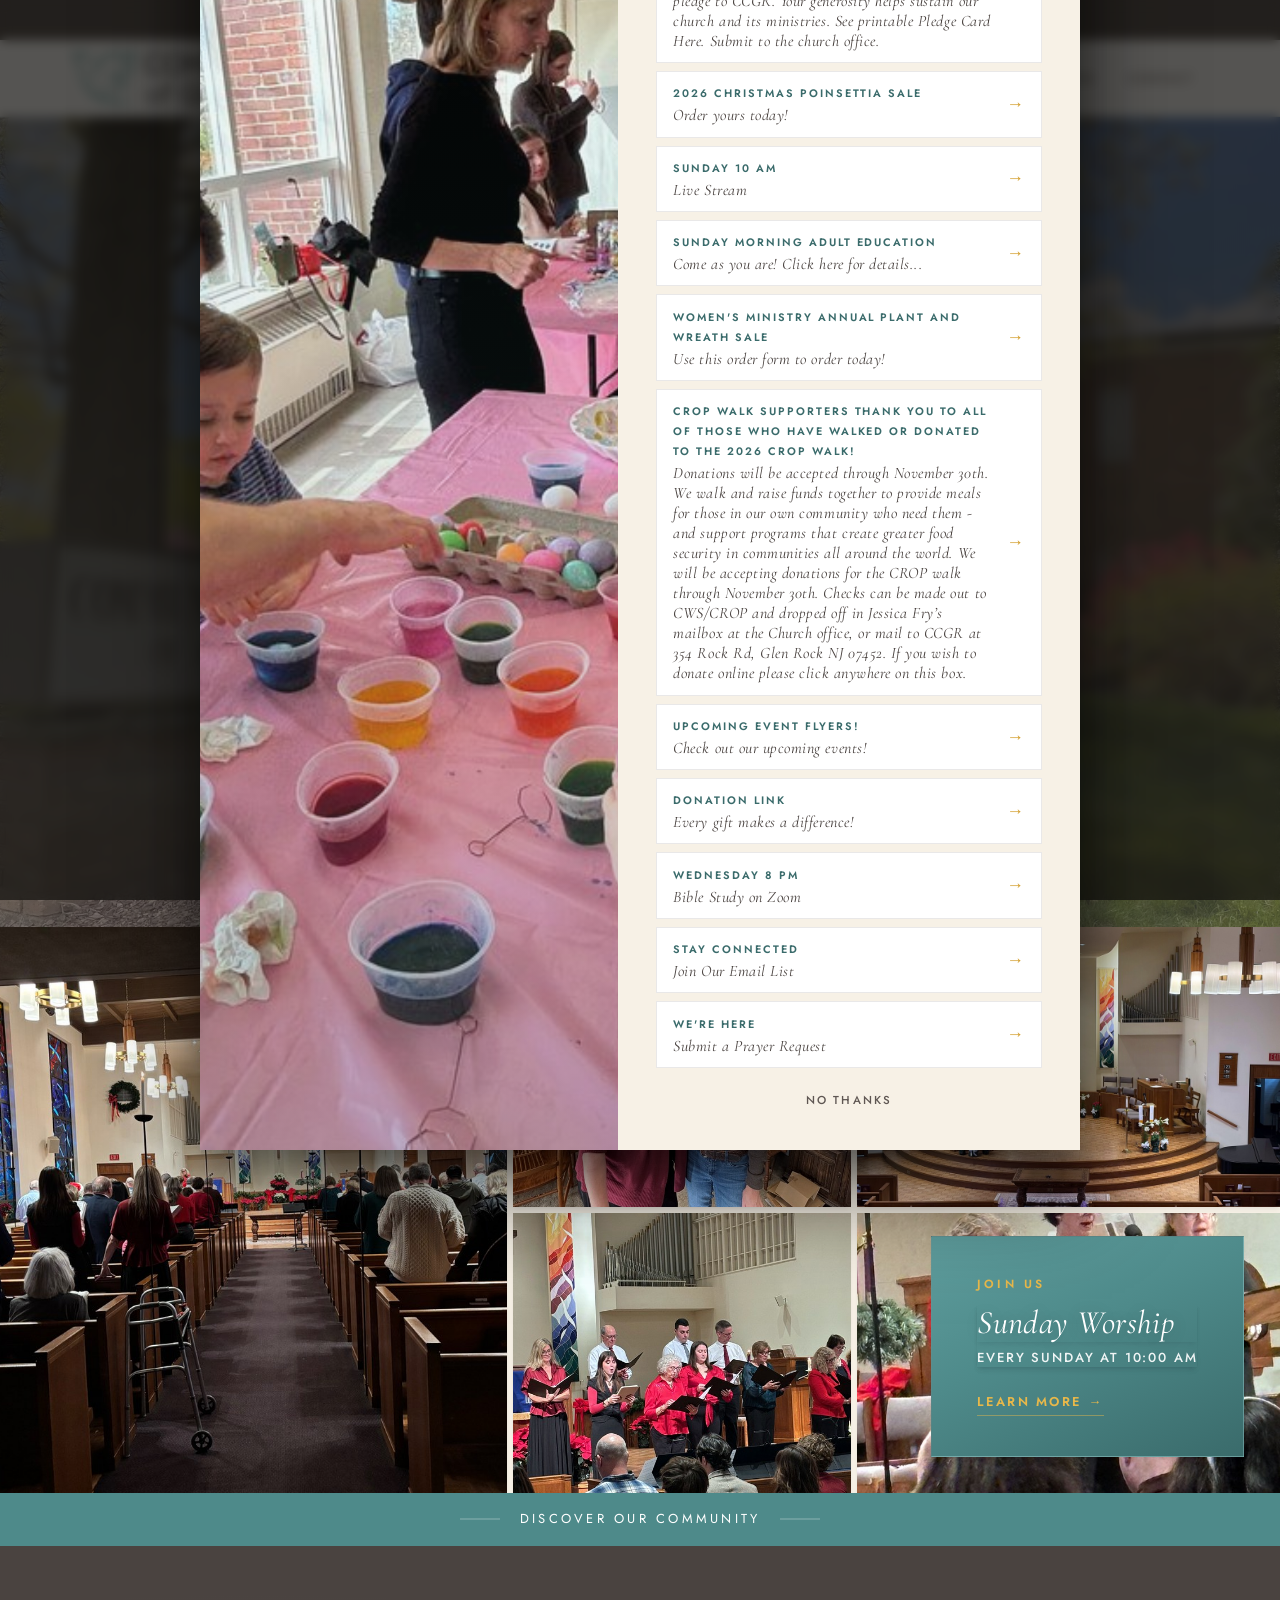
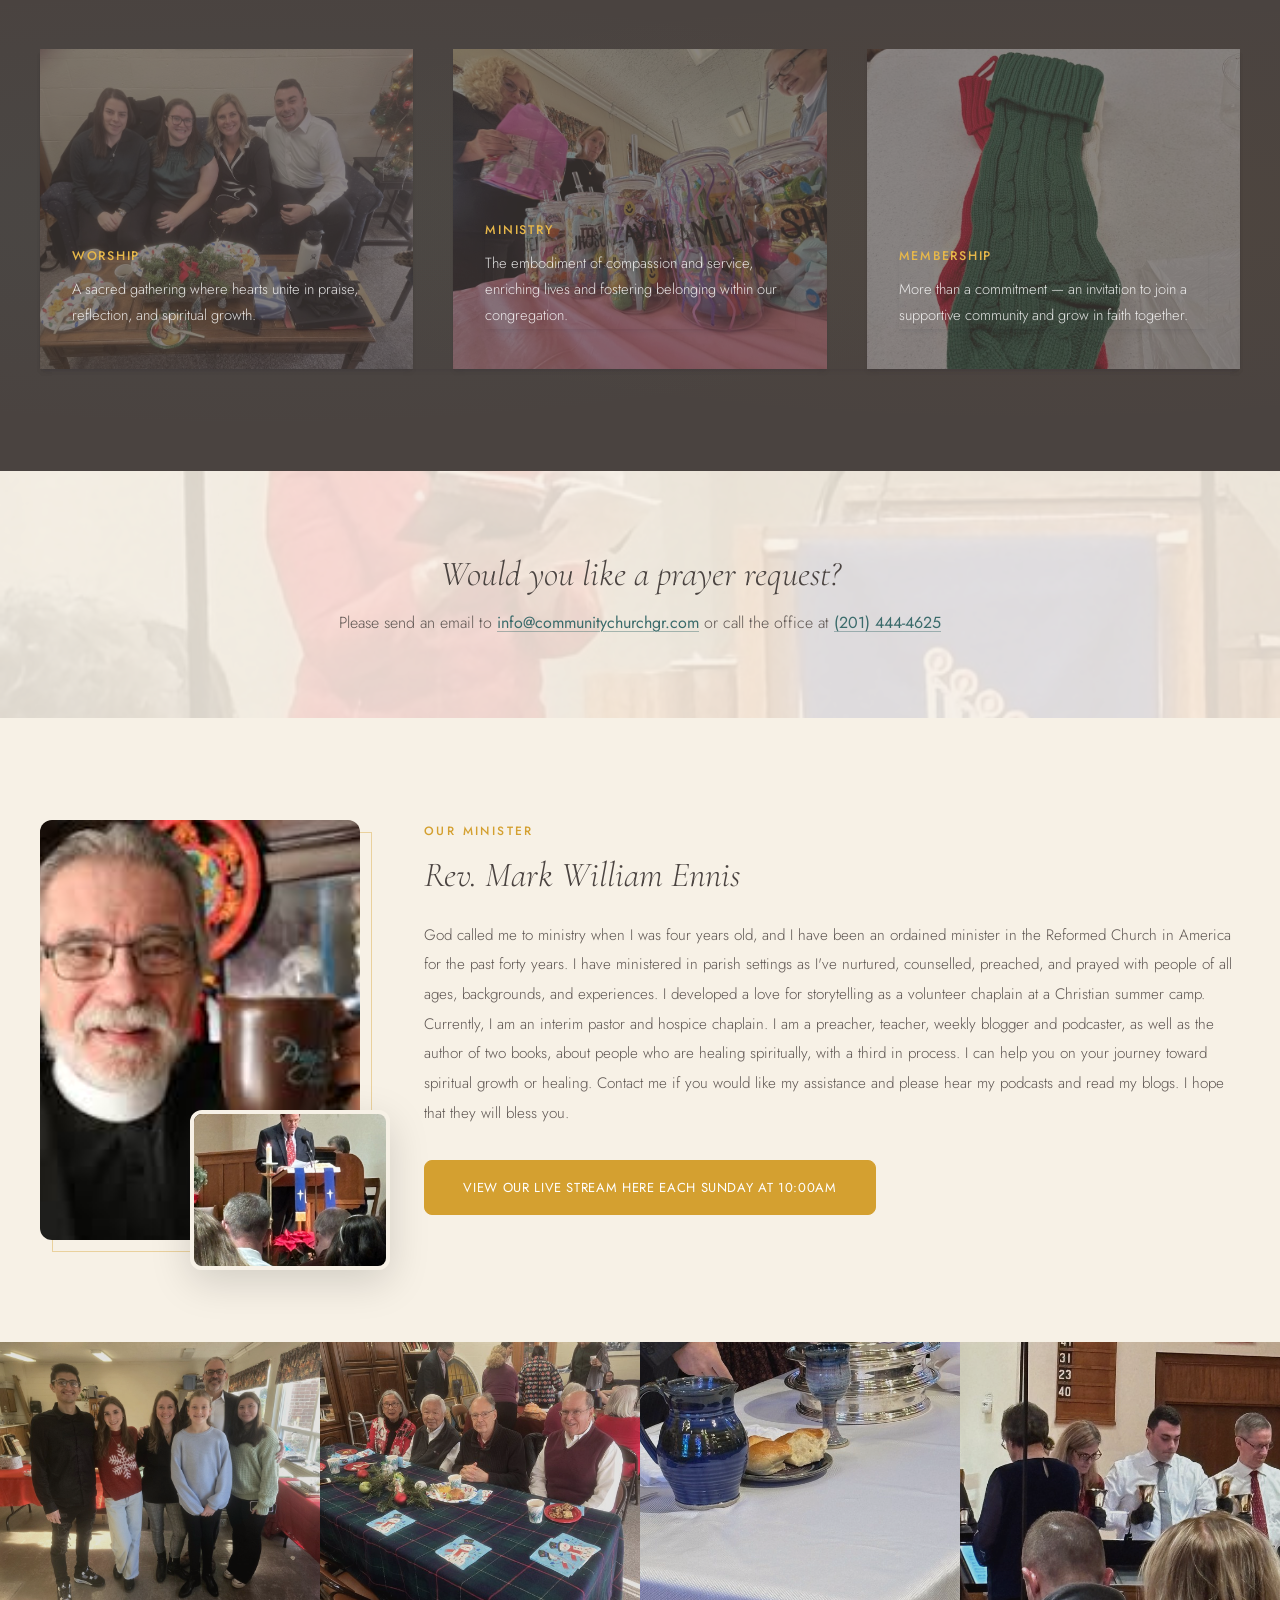
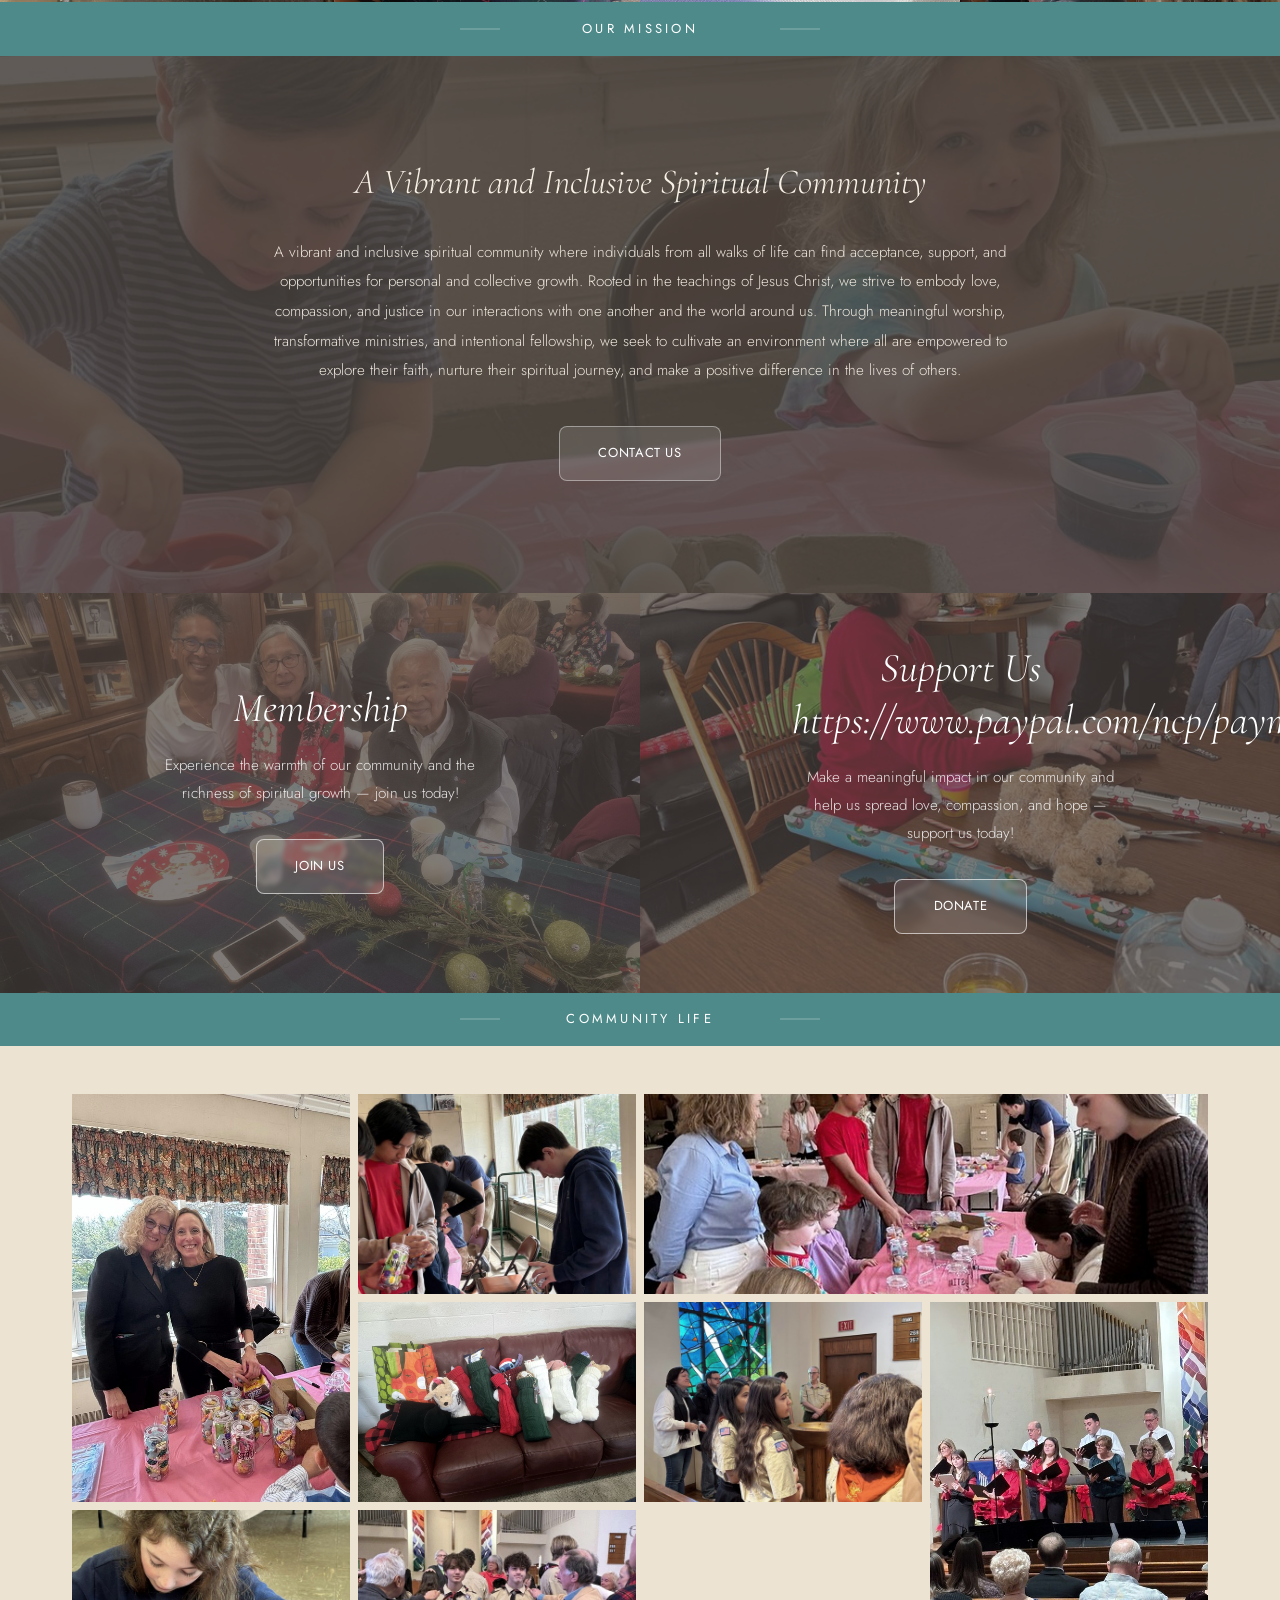
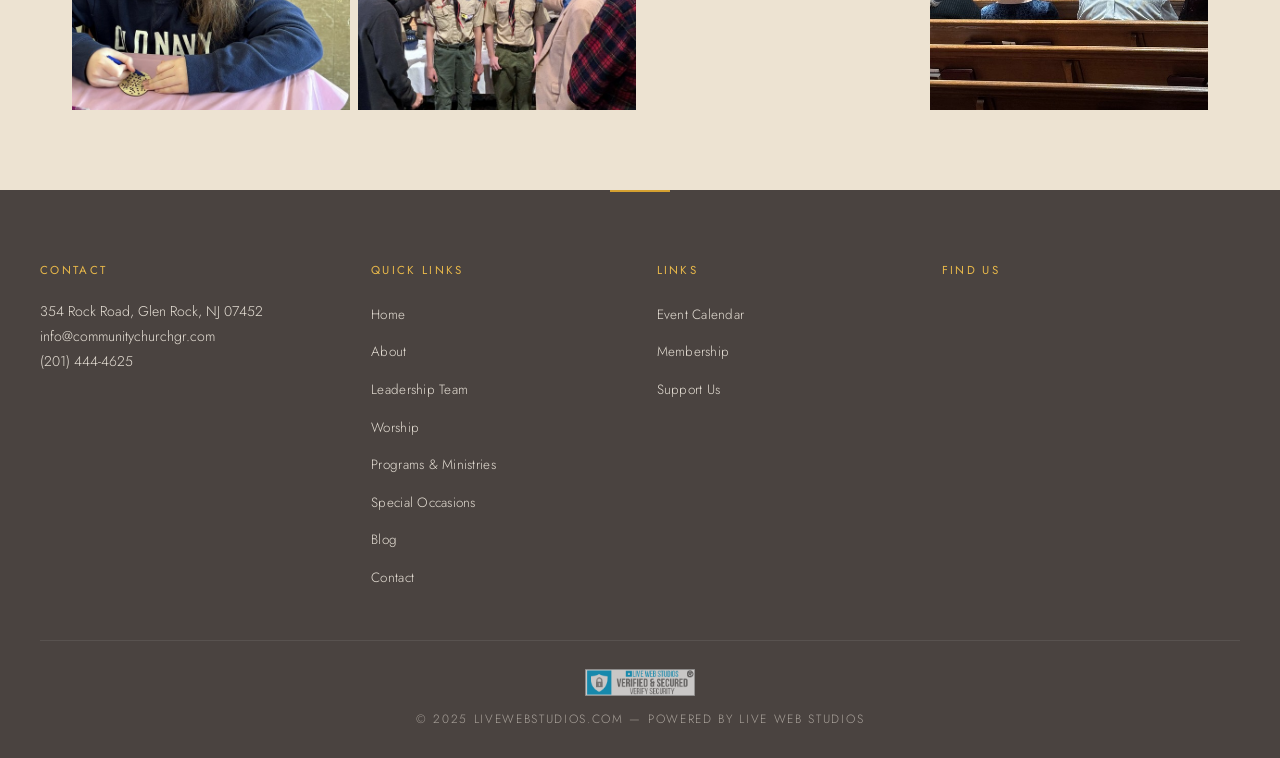
<file: index.html>
﻿<!DOCTYPE html>
<html lang="en">
<head>
  <meta charset="UTF-8">
  <link rel="icon" type="image/png" href="images/favicon.png">
  <meta name="viewport" content="width=device-width, initial-scale=1.0">
  <title>Community Church of Glen Rock | Glen Rock, NJ</title>
  <meta name="description" content="Welcome to Community Church of Glen Rock. Join us for worship every Sunday at 10 AM. A vibrant, inclusive community of faith in Glen Rock, NJ.">

  <!-- Open Graph -->
  <meta property="og:title" content="Community Church of Glen Rock | Glen Rock, NJ">
  <meta property="og:description" content="Experience the warmth of fellowship, the power of faith, and the joy of community at our vibrant congregation in Glen Rock, NJ.">
  <meta property="og:image" content="https://communitychurchgr.com/images/hero-home.jpg">
  <meta property="og:type" content="website">
  <meta property="og:url" content="https://communitychurchgr.com/">

  <!-- Canonical -->
  <link rel="canonical" href="https://communitychurchgr.com/">

  <!-- Fonts -->
  <link rel="preconnect" href="https://fonts.googleapis.com">
  <link rel="preconnect" href="https://fonts.gstatic.com" crossorigin>
  <link href="https://fonts.googleapis.com/css2?family=Cormorant+Garamond:ital,wght@0,300;0,400;0,600;1,300;1,400&family=Jost:wght@300;400;500;600&display=swap" rel="stylesheet">

  <!-- Styles -->
  <link rel="stylesheet" href="css/style.css">

  <!-- Homepage-specific styles -->
  <style>
    /* ---- PHOTO MOSAIC ---- */
    .photo-mosaic {
      position: relative;
      padding: 0;
      overflow: hidden;
    }
    .mosaic-grid {
      display: grid;
      grid-template-columns: 1.2fr 0.8fr 1fr;
      grid-template-rows: 280px 280px;
      gap: 6px;
      max-width: 100%;
    }
    .mosaic-grid .mosaic-item {
      overflow: hidden;
      position: relative;
    }
    .mosaic-grid .mosaic-item img {
      width: 100%;
      height: 100%;
      object-fit: cover;
      transition: transform 0.8s cubic-bezier(0.25, 0.46, 0.45, 0.94);
    }
    .mosaic-grid .mosaic-item:hover img {
      transform: scale(1.06);
    }
    .mosaic-item--tall {
      grid-row: span 2;
    }
    /* Floating worship card — high-impact CTA (brand teal / gold, no template gradients) */
    .mosaic-floating-card {
      position: absolute;
      bottom: 36px;
      right: 36px;
      z-index: 5;
      max-width: 340px;
      padding: 2.35rem 2.85rem 2.5rem;
      color: var(--white);
      background: var(--teal);
      background: linear-gradient(
        155deg,
        var(--teal-mid) 0%,
        var(--teal) 44%,
        var(--teal-dk) 100%
      );
      border: 1px solid rgba(255, 255, 255, 0.14);
      box-shadow:
        0 1px 0 rgba(255, 255, 255, 0.1) inset,
        0 28px 56px rgba(58, 107, 107, 0.42),
        0 10px 28px rgba(0, 0, 0, 0.22);
      transition: transform 0.35s cubic-bezier(0.25, 1, 0.5, 1), box-shadow 0.35s cubic-bezier(0.25, 1, 0.5, 1);
    }
    .mosaic-floating-card:hover {
      transform: translateY(-4px);
      box-shadow:
        0 1px 0 rgba(255, 255, 255, 0.12) inset,
        0 36px 64px rgba(58, 107, 107, 0.5),
        0 14px 32px rgba(0, 0, 0, 0.26);
    }
    .mosaic-floating-card h3 {
      font-family: var(--font-sans);
      color: var(--gold-lt);
      font-size: 0.74rem;
      font-weight: 600;
      letter-spacing: 0.26em;
      margin-bottom: 0.65rem;
      text-transform: uppercase;
    }
    .mosaic-floating-card__tagline {
      margin: 0;
    }
    .mosaic-floating-card__lead {
      display: block;
      font-family: var(--font-serif);
      font-size: clamp(1.65rem, 2.8vw, 2.05rem);
      font-weight: 400;
      font-style: italic;
      color: var(--white);
      line-height: 1.2;
      letter-spacing: 0.01em;
      text-shadow: 0 2px 18px rgba(0, 0, 0, 0.22);
      margin-bottom: 0.35rem;
    }
    .mosaic-floating-card__detail {
      display: block;
      font-family: var(--font-sans);
      font-size: 0.82rem;
      font-weight: 500;
      letter-spacing: 0.14em;
      text-transform: uppercase;
      color: rgba(255, 255, 255, 0.92);
      line-height: 1.5;
      margin-bottom: 1.15rem;
    }
    .mosaic-floating-card a {
      display: inline-flex;
      align-items: center;
      gap: 0.4em;
      color: var(--gold-lt);
      font-family: var(--font-sans);
      font-size: 0.8rem;
      letter-spacing: 0.18em;
      text-transform: uppercase;
      font-weight: 600;
      border-bottom: 1px solid rgba(232, 184, 74, 0.45);
      padding-bottom: 0.12em;
      transition: color 0.25s ease, border-color 0.25s ease, letter-spacing 0.25s ease;
    }
    .mosaic-floating-card a:hover {
      color: var(--white);
      border-bottom-color: rgba(255, 255, 255, 0.55);
      letter-spacing: 0.2em;
    }
    .mosaic-floating-card a:focus-visible {
      outline: none;
      border-radius: 2px;
      box-shadow: var(--focus-ring-light);
    }
    .mosaic-floating-card a:active {
      opacity: 0.92;
    }
    @media (prefers-reduced-motion: reduce) {
      .mosaic-floating-card,
      .mosaic-floating-card:hover {
        transform: none;
      }
      .mosaic-floating-card a:hover {
        letter-spacing: 0.18em;
      }
    }

    /* ---- PHOTO-BACKED MINISTRY CARDS ---- */
    .ministry-card-photo {
      position: relative;
      overflow: hidden;
      min-height: 320px;
      display: flex;
      align-items: flex-end;
      padding: 2.5rem 2rem;
      text-align: left;
      background: var(--charcoal);
      text-decoration: none;
      color: inherit;
      -webkit-tap-highlight-color: transparent;
    }
    a.ministry-card-photo:focus-visible {
      outline: none;
      box-shadow: var(--focus-ring-light);
    }
    .ministry-card-photo img {
      position: absolute;
      inset: 0;
      width: 100%;
      height: 100%;
      object-fit: cover;
      opacity: 0.35;
      transition: opacity 0.5s ease, transform 0.8s ease;
    }
    .ministry-card-photo:hover img {
      opacity: 0.5;
      transform: scale(1.05);
    }
    .ministry-card-photo .card-content {
      position: relative;
      z-index: 2;
    }
    .ministry-card-photo h3 {
      color: var(--gold-lt);
      margin-bottom: 0.75rem;
      font-size: 0.78rem;
    }
    .ministry-card-photo p {
      color: rgba(255,255,255,0.85);
      font-size: 0.92rem;
      line-height: 1.75;
    }
    .ministry-card-photo::before {
      content: '';
      position: absolute;
      top: 0; left: 0; right: 0;
      height: 2px;
      background: var(--gold);
      z-index: 3;
      transform: scaleX(0);
      transition: transform 0.4s ease;
      transform-origin: left;
    }
    .ministry-card-photo:hover::before {
      transform: scaleX(1);
    }

    /* ---- PRAYER BAR WITH PHOTO BG ---- */
    .prayer-bar-photo {
      position: relative;
      padding: 5rem 2rem;
      text-align: center;
      overflow: hidden;
    }
    .prayer-bar-photo .prayer-bg {
      position: absolute;
      inset: 0;
    }
    .prayer-bar-photo .prayer-bg img {
      width: 100%;
      height: 100%;
      object-fit: cover;
    }
    .prayer-bar-photo .prayer-overlay {
      position: absolute;
      inset: 0;
      background: rgba(247,241,230,0.88);
    }
    .prayer-bar-photo .prayer-inner {
      position: relative;
      z-index: 2;
    }
    .prayer-bar-photo h2 {
      font-family: var(--font-serif);
      font-size: clamp(1.6rem, 3vw, 2.2rem);
      font-weight: 300;
      font-style: italic;
      color: var(--charcoal);
      margin-bottom: 0.75rem;
    }
    .prayer-bar-photo p { color: var(--charcoal-lt); }
    .prayer-bar-photo a { color: var(--teal); font-weight: 400; }
    .prayer-bar-photo a:hover { color: var(--teal-dk); }

    /* ---- MINISTER ENHANCED ---- */
    .minister-photos-col {
      position: relative;
    }
    .minister-accent-photo {
      width: 200px;
      height: 160px;
      object-fit: cover;
      position: absolute;
      bottom: -30px;
      right: -30px;
      box-shadow: 0 12px 40px rgba(0,0,0,0.15);
      border: 4px solid var(--cream);
    }

    /* ---- PHOTO STRIP ---- */
    .photo-strip {
      display: grid;
      grid-template-columns: repeat(4, 1fr);
      gap: 0;
      overflow: hidden;
    }
    .photo-strip-item {
      overflow: hidden;
      height: 260px;
      position: relative;
    }
    .photo-strip-item img {
      width: 100%;
      height: 100%;
      object-fit: cover;
      transition: transform 0.6s ease;
    }
    .photo-strip-item:hover img {
      transform: scale(1.08);
    }
    .photo-strip-item::after {
      content: '';
      position: absolute;
      inset: 0;
      background: rgba(74,67,64,0.15);
      transition: background 0.4s ease;
    }
    .photo-strip-item:hover::after {
      background: rgba(74,67,64,0);
    }

    /* ---- MISSION WITH BG PHOTO ---- */
    .mission-photo-bg {
      position: relative;
      overflow: hidden;
    }
    .mission-photo-bg .mission-bg-img {
      position: absolute;
      inset: 0;
      z-index: 0;
    }
    .mission-photo-bg .mission-bg-img img {
      width: 100%;
      height: 100%;
      object-fit: cover;
    }
    .mission-photo-bg .mission-bg-overlay {
      position: absolute;
      inset: 0;
      background: rgba(74,67,64,0.87);
      z-index: 1;
    }
    .mission-photo-bg .mission-content {
      position: relative;
      z-index: 2;
    }

    /* ---- DUAL CTA WITH PHOTO BG ---- */
    .dual-cta-photo {
      display: grid;
      grid-template-columns: 1fr 1fr;
      gap: 0;
      max-width: 100%;
    }
    .dual-cta-photo-col {
      position: relative;
      min-height: 400px;
      display: flex;
      align-items: center;
      justify-content: center;
      text-align: center;
      overflow: hidden;
    }
    .dual-cta-photo-col img {
      position: absolute;
      inset: 0;
      width: 100%;
      height: 100%;
      object-fit: cover;
      transition: transform 0.8s ease;
    }
    .dual-cta-photo-col:hover img {
      transform: scale(1.04);
    }
    .dual-cta-photo-col .cta-overlay {
      position: absolute;
      inset: 0;
      background: rgba(74,67,64,0.7);
      transition: background 0.4s ease;
    }
    .dual-cta-photo-col:hover .cta-overlay {
      background: rgba(74,67,64,0.6);
    }
    .dual-cta-photo-col .cta-inner {
      position: relative;
      z-index: 2;
      padding: 3rem 2rem;
      max-width: 400px;
    }
    .dual-cta-photo-col h2 {
      color: var(--white);
      font-style: italic;
      font-weight: 300;
      margin-bottom: 1rem;
    }
    .dual-cta-photo-col p {
      color: rgba(255,255,255,0.85);
      margin-bottom: 2rem;
      font-size: 0.95rem;
    }

    /* ---- COMMUNITY LIFE GALLERY ---- */
    .gallery-grid {
      max-width: var(--max-width);
      margin: 0 auto;
      padding: 3rem 2rem 4rem;
      display: grid;
      grid-template-columns: repeat(4, 1fr);
      grid-auto-rows: 200px;
      gap: 8px;
    }
    .gallery-item {
      overflow: hidden;
      position: relative;
      cursor: pointer;
    }
    .gallery-item img {
      width: 100%;
      height: 100%;
      object-fit: cover;
      transition: transform 0.6s ease, filter 0.4s ease;
      filter: grayscale(15%);
    }
    .gallery-item:hover img {
      transform: scale(1.08);
      filter: grayscale(0%);
    }
    .gallery-item::after {
      content: '';
      position: absolute;
      inset: 0;
      background: rgba(78,138,138,0);
      transition: background 0.4s ease;
    }
    .gallery-item:hover::after {
      background: rgba(78,138,138,0.1);
    }
    .gallery-item--tall { grid-row: span 2; }
    .gallery-item--wide { grid-column: span 2; }

    /* ---- RESPONSIVE OVERRIDES ---- */
    @media (max-width: 768px) {
      .mosaic-grid {
        grid-template-columns: 1fr 1fr;
        grid-template-rows: 200px 200px;
      }
      .mosaic-item--tall { grid-row: span 2; }
      .mosaic-floating-card {
        position: relative;
        bottom: 0; right: 0;
        max-width: 100%;
        margin-top: -1px;
        padding: 2rem 1.75rem 2.15rem;
      }
      .ministry-cards-grid { grid-template-columns: 1fr !important; }
      .ministry-card-photo { min-height: 260px; }
      .photo-strip {
        grid-template-columns: 1fr 1fr;
        grid-template-rows: 180px 180px;
      }
      .dual-cta-photo { grid-template-columns: 1fr; }
      .dual-cta-photo-col { min-height: 320px; }
      .gallery-grid {
        grid-template-columns: 1fr 1fr;
        grid-auto-rows: 160px;
      }
      .gallery-item--wide { grid-column: span 1; }
      .gallery-item--tall { grid-row: span 1; }
      .minister-accent-photo { display: none; }
    }
  </style>

  <!-- Schema -->
  <script type="application/ld+json">
  {
    "@context": "https://schema.org",
    "@type": "Church",
    "name": "Community Church of Glen Rock",
    "url": "https://communitychurchgr.com",
    "telephone": "+1-201-444-4625",
    "email": "info@communitychurchgr.com",
    "address": {
      "@type": "PostalAddress",
      "streetAddress": "354 Rock Road",
      "addressLocality": "Glen Rock",
      "addressRegion": "NJ",
      "postalCode": "07452",
      "addressCountry": "US"
    },
    "geo": {
      "@type": "GeoCoordinates",
      "latitude": 40.9601,
      "longitude": -74.1299
    },
    "openingHours": "Su 10:00-11:00",
    "sameAs": []
  }
  </script>
  <script src="https://identity.netlify.com/v1/netlify-identity-widget.js"></script>
  <!-- Google tag (gtag.js) -->
  <script async src="https://www.googletagmanager.com/gtag/js?id=G-4VWL0PHCQ7"></script>
  <script>
    window.dataLayer = window.dataLayer || [];
    function gtag(){dataLayer.push(arguments);}
    gtag('js', new Date());
    gtag('config', 'G-4VWL0PHCQ7');
  </script>
  <!-- LWS MASTER DESIGN SYSTEM — experimental override (remove to revert) -->
  <link rel="stylesheet" href="css/lws-master.css">
</head>

<body data-content="home">
  <a href="#main-content" class="skip-link">Skip to main content</a>

  <!-- ========== UTILITY BAR ========== -->
  <div class="utility-bar">
    <div class="utility-inner">
      <a href="tel:+12014444625">CALL: 201.444.4625</a>
      <a href="#">EVENT CALENDAR</a>
      <a href="about.html#membership">MEMBERSHIP</a>
      <a href="support-us/">SUPPORT US</a>
    </div>
  </div>

  <!-- ========== MAIN NAV ========== -->
  <header class="site-header" id="site-header">
    <nav class="site-nav">
      <a href="index.html" class="nav-brand">
        <img src="images/logo.png" alt="Community Church of Glen Rock" width="220" height="auto">
      </a>
      <button class="nav-toggle" aria-label="Toggle menu" aria-expanded="false">
        <span></span><span></span><span></span>
      </button>
      <ul class="nav-menu">
        <li><a href="index.html" class="nav-link active">Home</a></li>
        <li class="has-dropdown">
          <a href="about.html" class="nav-link">About <span class="arrow">&#9662;</span></a>
          <ul class="dropdown">
            <li><a href="about.html#history">Our Story &amp; History</a></li>
            <li><a href="about.html#minister">Our Minister</a></li>
            <li><a href="about.html#leadership">Leadership Team</a></li>
            <li><a href="about.html#consistory">Consistory</a></li>
            <li><a href="about.html#membership">Membership</a></li>
          </ul>
        </li>
        <li class="has-dropdown">
          <a href="worship.html" class="nav-link">Worship <span class="arrow">&#9662;</span></a>
          <ul class="dropdown">
            <li><a href="worship.html#services">Sunday Services</a></li>
            <li><a href="worship.html#livestream">Live Stream</a></li>
            <li><a href="worship.html#special-occasions">Special Occasions</a></li>
          </ul>
        </li>
        <li class="has-dropdown">
          <a href="programs.html" class="nav-link">Programs &amp; Ministries <span class="arrow">&#9662;</span></a>
          <ul class="dropdown">
            <li><a href="programs.html#all">All Programs</a></li>
            <li><a href="programs.html#outreach">Outreach</a></li>
            <li><a href="programs.html#thrift-shop">Thrift Shop</a></li>
          </ul>
        </li>
        <li><a href="blog/" class="nav-link">Blog</a></li>
        <li><a href="contact.html" class="nav-link">Contact</a></li>
      </ul>
    </nav>
  </header>

  <main id="main-content">

    <!-- ========== 1. HERO — CINEMATIC ========== -->
    <section class="hero hero-home">
      <div class="hero-bg">
        <img src="images/homebg-spring.jpg" alt="Community Church of Glen Rock exterior in spring">
      </div>
      <div class="hero-overlay"></div>
      <div class="hero-content">
        <span class="section-label hero-welcome-label">WELCOME HOME</span>
        <h1 data-cms="hero-headline">Where Faith<br>Finds Family</h1>
        <p data-cms="hero-subhead">Experience the warmth of fellowship, the power of faith, and the joy of community at our vibrant congregation.</p>
        <div class="hero-buttons">
          <a href="about.html#facilities" class="btn btn-outline" data-cms="hero-cta1">Our Facility</a>
          <a href="programs.html" class="btn btn-outline" data-cms="hero-cta2">Events</a>
          <a href="support-us/" class="btn btn-white">Support Us</a>
        </div>
      </div>
    </section>

    <!-- ========== 2. PHOTO MOSAIC — CHURCH LIFE ========== -->
    <section class="photo-mosaic">
      <div class="mosaic-grid">
        <div class="mosaic-item mosaic-item--tall">
          <img src="images/26_05_18photos/congregation-seated-in-sanctuary.jpg" alt="Congregation gathered for Sunday worship" loading="lazy">
        </div>
        <div class="mosaic-item">
          <img src="images/26_05_18photos/two-women-standing-in-fellowship-hall.jpg" alt="Young people in fellowship and conversation" loading="lazy">
        </div>
        <div class="mosaic-item">
          <img src="images/26_05_18photos/church-sanctuary-interior-with-cross-and-organ.jpg" alt="Church sanctuary interior" loading="lazy">
        </div>
        <div class="mosaic-item">
          <img src="images/26_05_18photos/choir-in-red-robes-near-altar.jpg" alt="Church choir performing" loading="lazy">
        </div>
        <div class="mosaic-item">
          <img src="images/26_05_18photos/congregation-reading-during-church-service.jpg" alt="Community gathering in fellowship hall" loading="lazy">
        </div>
      </div>
      <div class="mosaic-floating-card">
        <h3>Join us</h3>
        <p class="mosaic-floating-card__tagline">
          <span class="mosaic-floating-card__lead">Sunday Worship</span>
          <span class="mosaic-floating-card__detail">Every Sunday at 10:00 AM</span>
        </p>
        <a href="worship.html" aria-label="Worship times and Sunday services — learn more">Learn More &rarr;</a>
      </div>
    </section>

    <!-- ========== 3. MINISTRY CARDS — PHOTO-BACKED ========== -->
    <div class="section-header">
      <h2>Discover Our Community</h2>
    </div>

    <section class="ministry-cards">
      <div class="ministry-cards-grid reveal-stagger">

        <a class="ministry-card-photo" href="worship.html" aria-label="Worship: Sunday services and sanctuary">
          <img src="images/26_05_18photos/christmas-party-group-on-sofa.jpg" alt="" loading="lazy" decoding="async">
          <div class="card-content">
            <h3 data-cms="card-0-title">Worship</h3>
            <p data-cms="card-0-desc">A sacred gathering where hearts unite in praise, reflection, and spiritual growth.</p>
          </div>
        </a>

        <a class="ministry-card-photo" href="programs.html" aria-label="Programs and ministries: outreach and community life">
          <img src="images/26_05_18photos/women-arranging-personalized-mason-jars.jpg" alt="" loading="lazy" decoding="async">
          <div class="card-content">
            <h3 data-cms="card-1-title">Ministry</h3>
            <p data-cms="card-1-desc">The embodiment of compassion and service, enriching lives and fostering belonging within our congregation.</p>
          </div>
        </a>

        <a class="ministry-card-photo" href="about.html#membership" aria-label="Membership: join our congregation">
          <img src="images/26_05_18photos/christmas-knit-sweaters-on-table.jpg" alt="" loading="lazy" decoding="async">
          <div class="card-content">
            <h3 data-cms="card-2-title">Membership</h3>
            <p data-cms="card-2-desc">More than a commitment &mdash; an invitation to join a supportive community and grow in faith together.</p>
          </div>
        </a>

      </div>
    </section>

    <!-- ========== 4. PRAYER REQUEST — PHOTO BG ========== -->
    <section class="prayer-bar-photo reveal">
      <div class="prayer-bg">
        <img src="images/26_05_18photos/woman-reading-scripture-at-pulpit.jpg" alt="Prayer and reflection" loading="lazy">
      </div>
      <div class="prayer-overlay"></div>
      <div class="prayer-inner">
        <h2>Would you like a prayer request?</h2>
        <p>Please send an email to <a href="mailto:info@communitychurchgr.com">info@communitychurchgr.com</a> or call the office at <a href="tel:+12014444625">(201) 444-4625</a></p>
      </div>
    </section>

    <!-- ========== 5. OUR MINISTER — ENHANCED ========== -->
    <section class="minister-section">
      <div class="minister-grid reveal">

        <div class="minister-photos-col">
          <div class="minister-photo">
            <img src="images/pastor-ennis.jpg" alt="Rev. Mark William Ennis" width="380" height="460">
          </div>
          <img src="images/26_05_18photos/man-speaking-at-pulpit.jpg" alt="Sunday sermon" class="minister-accent-photo" loading="lazy">
        </div>

        <div class="minister-bio">
          <span class="section-label">Our Minister</span>
          <h2 data-cms="minister-name">I'm Rev. Mark William Ennis</h2>
          <p data-cms="minister-bio">God called me to ministry when I was four years old, and I have been an ordained minister in the Reformed Church in America for the past forty years. I have ministered in parish settings as I've nurtured, counselled, preached, and prayed with people of all ages, backgrounds, and experiences. I developed a love for storytelling as a volunteer chaplain at a Christian summer camp. Currently, I am an interim pastor and hospice chaplain. I am a preacher, teacher, weekly blogger and podcaster, as well as the author of two books, about people who are healing spiritually, with a third in process. I can help you on your journey toward spiritual growth or healing. Contact me if you would like my assistance and please hear my podcasts and read my blogs. I hope that they will bless you.</p>
          <a href="https://www.youtube.com/@communitychurchofglenrock8594/stream"
             class="btn btn-gold" target="_blank" rel="noopener"
             data-cms="minister-cta">View our LIVE stream here each Sunday at 10:00am</a>
        </div>

      </div>
    </section>

    <!-- ========== 6. PHOTO STRIP — CHURCH MOMENTS ========== -->
    <div class="photo-strip">
      <div class="photo-strip-item"><img src="images/26_05_18photos/christmas-event-youth-and-adults-group.jpg" alt="Christmas Eve candlelight service" loading="lazy"></div>
      <div class="photo-strip-item"><img src="images/26_05_18photos/christmas-luncheon-group-at-decorated-table.jpg" alt="Community luncheon gathering" loading="lazy"></div>
      <div class="photo-strip-item"><img src="images/26_05_18photos/communion-elements-chalice-and-bread.jpg" alt="Communion Sunday" loading="lazy"></div>
      <div class="photo-strip-item"><img src="images/26_05_18photos/congregation-gathering-near-hymn-board.jpg" alt="Palm Sunday celebration" loading="lazy"></div>
    </div>

    <!-- ========== 7. MISSION — CINEMATIC ========== -->
    <div class="section-header">
      <h2>Our Mission</h2>
    </div>

    <section class="mission-section mission-photo-bg">
      <div class="mission-bg-img">
        <img src="images/26_05_18photos/children-dyeing-easter-eggs.jpg" alt="Our congregation" loading="lazy">
      </div>
      <div class="mission-bg-overlay"></div>
      <div class="mission-content reveal">
        <p class="subheadline" data-cms="mission-subheadline">A Vibrant and Inclusive Spiritual Community</p>
        <p data-cms="mission-body">A vibrant and inclusive spiritual community where individuals from all walks of life can find acceptance, support, and opportunities for personal and collective growth. Rooted in the teachings of Jesus Christ, we strive to embody love, compassion, and justice in our interactions with one another and the world around us. Through meaningful worship, transformative ministries, and intentional fellowship, we seek to cultivate an environment where all are empowered to explore their faith, nurture their spiritual journey, and make a positive difference in the lives of others.</p>
        <a href="contact.html" class="btn btn-outline">Contact Us</a>
      </div>
    </section>

    <!-- ========== 8. MEMBERSHIP + SUPPORT — PHOTO HERO CARDS ========== -->
    <div class="dual-cta-photo">

      <div class="dual-cta-photo-col">
        <img src="images/26_05_18photos/christmas-luncheon-three-guests-at-table.jpg" alt="Church community gathering" loading="lazy">
        <div class="cta-overlay"></div>
        <div class="cta-inner">
          <h2 data-cms="membership-headline">Membership</h2>
          <p data-cms="membership-description">Experience the warmth of our community and the richness of spiritual growth &mdash; join us today!</p>
          <a href="about.html#membership" class="btn btn-outline" data-cms="membership-cta">Join Us</a>
        </div>
      </div>

      <div class="dual-cta-photo-col">
        <img src="images/26_05_18photos/child-with-teddy-bear-and-christmas-gifts.jpg" alt="Hands holding a gift of giving" loading="lazy">
        <div class="cta-overlay"></div>
        <div class="cta-inner">
          <h2 data-cms="support-headline">Support Us</h2>
          <p data-cms="support-description">Make a meaningful impact in our community and help us spread love, compassion, and hope &mdash; support us today!</p>
          <a href="#" class="btn btn-outline" data-cms="support-cta">Donate</a>
        </div>
      </div>

    </div>

    <!-- ========== 9. COMMUNITY LIFE GALLERY ========== -->
    <div class="section-header">
      <h2>Community Life</h2>
    </div>

    <section class="home-support-band">
      <div class="gallery-grid reveal-stagger">
        <div class="gallery-item gallery-item--tall">
          <img src="images/26_05_18photos/two-women-at-easter-activity-table.jpg" alt="Church book club meeting" loading="lazy">
        </div>
        <div class="gallery-item">
          <img src="images/26_05_18photos/children-at-easter-activity-tables.jpg" alt="Children's ministry" loading="lazy">
        </div>
        <div class="gallery-item gallery-item--wide">
          <img src="images/26_05_18photos/easter-craft-activity-group.jpg" alt="Craft day activities" loading="lazy">
        </div>
        <div class="gallery-item">
          <img src="images/26_05_18photos/christmas-stockings-and-gift-bags-on-sofa.jpg" alt="Souper Bowl community event" loading="lazy">
        </div>
        <div class="gallery-item">
          <img src="images/26_05_18photos/youth-and-adults-near-stained-glass.jpg" alt="Bible study group" loading="lazy">
        </div>
        <div class="gallery-item gallery-item--tall">
          <img src="images/26_05_18photos/choir-singing-in-sanctuary.jpg" alt="Handbell choir" loading="lazy">
        </div>
        <div class="gallery-item">
          <img src="images/26_05_18photos/teen-girl-painting-wooden-ornament.jpg" alt="Moments of grace" loading="lazy">
        </div>
        <div class="gallery-item">
          <img src="images/26_05_18photos/boy-scouts-receiving-recognition.jpg" alt="Community blood drive" loading="lazy">
        </div>
      </div>
    </section>

  </main>

  <!-- ========== FOOTER ========== -->
  <footer class="site-footer">
    <div class="footer-grid">
      <div class="footer-col">
        <h4>Contact</h4>
        <p data-cms="footer-address">354 Rock Road, Glen Rock, NJ 07452</p>
        <p><a href="mailto:info@communitychurchgr.com" data-cms="footer-email">info@communitychurchgr.com</a></p>
        <p><a href="tel:+12014444625" data-cms="footer-phone">(201) 444-4625</a></p>
      </div>
      <div class="footer-col">
        <h4>Quick Links</h4>
        <ul>
          <li><a href="index.html">Home</a></li>
          <li><a href="about.html">About</a></li>
          <li><a href="about.html#leadership">Leadership Team</a></li>
          <li><a href="worship.html">Worship</a></li>
          <li><a href="programs.html">Programs &amp; Ministries</a></li>
          <li><a href="worship.html#special-occasions">Special Occasions</a></li>
          <li><a href="blog/">Blog</a></li>
          <li><a href="contact.html">Contact</a></li>
        </ul>
      </div>
      <div class="footer-col">
        <h4>Links</h4>
        <ul>
          <li><a href="#">Event Calendar</a></li>
          <li><a href="about.html#membership">Membership</a></li>
          <li><a href="support-us/">Support Us</a></li>
        </ul>
      </div>
      <div class="footer-col">
        <h4>Find Us</h4>
        <iframe
          src="https://www.google.com/maps/embed?pb=!1m18!1m12!1m3!1d3015.5!2d-74.1299!3d40.9601!2m3!1f0!2f0!3f0!3m2!1i1024!2i768!4f13.1!3m3!1m2!1s0x0%3A0x0!2s354+Rock+Road%2C+Glen+Rock%2C+NJ+07452!5e0!3m2!1sen!2sus!4v1"
          width="100%" height="190"
          allowfullscreen loading="lazy"
          referrerpolicy="no-referrer-when-downgrade"
          title="Map to Community Church of Glen Rock">
        </iframe>
      </div>
    </div>
    <div class="footer-bottom">
      <a href="https://livewebstudios.com" target="_blank" rel="noopener">
        <img src="images/verifiedsecured.png" alt="Verified and Secured by Live Web Studios" width="110" height="auto">
      </a>
      <p>&copy; 2025 LIVEWEBSTUDIOS.COM &mdash; POWERED BY LIVE WEB STUDIOS</p>
    </div>
  </footer>

  <!-- ========== WELCOME POPUP ========== -->
  <div class="ccgr-popup-overlay" id="ccgrPopup" role="dialog" aria-modal="true" aria-labelledby="ccgrPopupHeading" hidden>
    <div class="ccgr-popup">
      <button class="ccgr-popup__close" type="button" aria-label="Close welcome message" data-ccgr-popup-close>&times;</button>
      <div class="ccgr-popup__photo" aria-hidden="true">
        <img src="images/26_05_18photos/group-at-easter-craft-tables-with-paint.jpg" alt="">
      </div>
      <div class="ccgr-popup__content">
        <img src="images/logo.png" alt="Community Church of Glen Rock" class="ccgr-popup__logo">
        <span class="ccgr-popup__label">Welcome</span>
        <h2 class="ccgr-popup__heading" id="ccgrPopupHeading">Join us, in person &amp; online</h2>
        <ul class="ccgr-popup__links" id="cms-popup-links">
          <li>
            <a href="https://www.youtube.com/@communitychurchofglenrock8594/streams" class="ccgr-popup__link" target="_blank" rel="noopener">
              <span>
                <span class="ccgr-popup__link-when">Sunday 10 AM</span>
                <span class="ccgr-popup__link-title">Live Stream</span>
              </span>
              <span class="ccgr-popup__link-arrow" aria-hidden="true">&rarr;</span>
            </a>
          </li>
          <li>
            <a href="https://us02web.zoom.us/j/85619405313" class="ccgr-popup__link" target="_blank" rel="noopener">
              <span>
                <span class="ccgr-popup__link-when">Wednesday 8 PM</span>
                <span class="ccgr-popup__link-title">Bible Study on Zoom</span>
              </span>
              <span class="ccgr-popup__link-arrow" aria-hidden="true">&rarr;</span>
            </a>
          </li>
          <li>
            <a href="https://communitychurchgr.shelbynextchms.com/external/form/26d6523b-dbbd-49a8-b18a-46ccf4ece0b8" class="ccgr-popup__link" target="_blank" rel="noopener">
              <span>
                <span class="ccgr-popup__link-when">Stay Connected</span>
                <span class="ccgr-popup__link-title">Join Our Email List</span>
              </span>
              <span class="ccgr-popup__link-arrow" aria-hidden="true">&rarr;</span>
            </a>
          </li>
          <li>
            <a href="https://communitychurchgr.shelbynextchms.com/external/form/73ad9f47-3634-439f-8f99-874bec3c57b5" class="ccgr-popup__link" target="_blank" rel="noopener">
              <span>
                <span class="ccgr-popup__link-when">We're Here</span>
                <span class="ccgr-popup__link-title">Submit a Prayer Request</span>
              </span>
              <span class="ccgr-popup__link-arrow" aria-hidden="true">&rarr;</span>
            </a>
          </li>
          <li>
            <a href="https://www.amazon.com/She-Called-Women-Bible-Study/dp/0916466221" class="ccgr-popup__link" target="_blank" rel="noopener">
              <span>
                <span class="ccgr-popup__link-when">Fall Sunday AM Bible Study</span>
                <span class="ccgr-popup__link-title">Book Link</span>
              </span>
              <span class="ccgr-popup__link-arrow" aria-hidden="true">&rarr;</span>
            </a>
          </li>
        </ul>
        <button type="button" class="ccgr-popup__dismiss" data-ccgr-popup-close>No thanks</button>
      </div>
    </div>
  </div>

  <script src="js/nav.js"></script>
  <script src="cms-loader.js"></script>
  <script src="js/popup.js"></script>

</body>
</html>
</file>
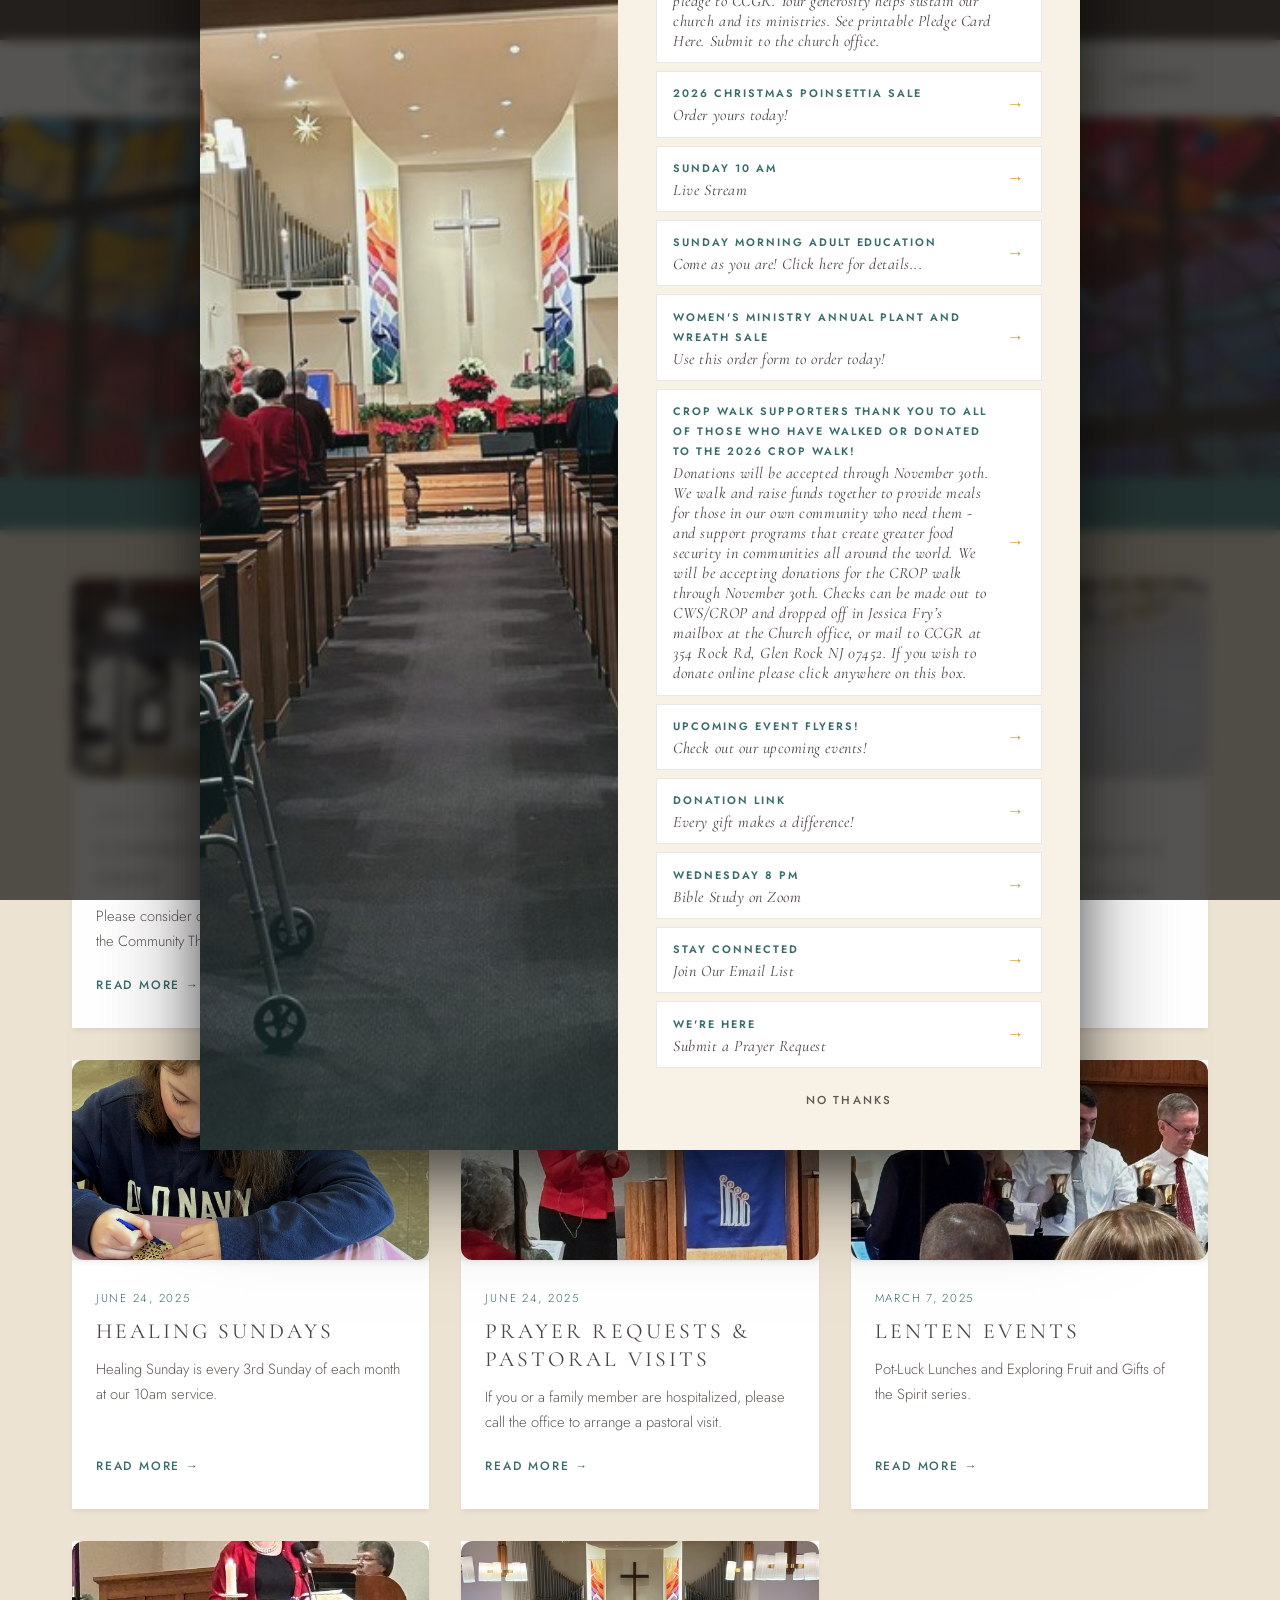
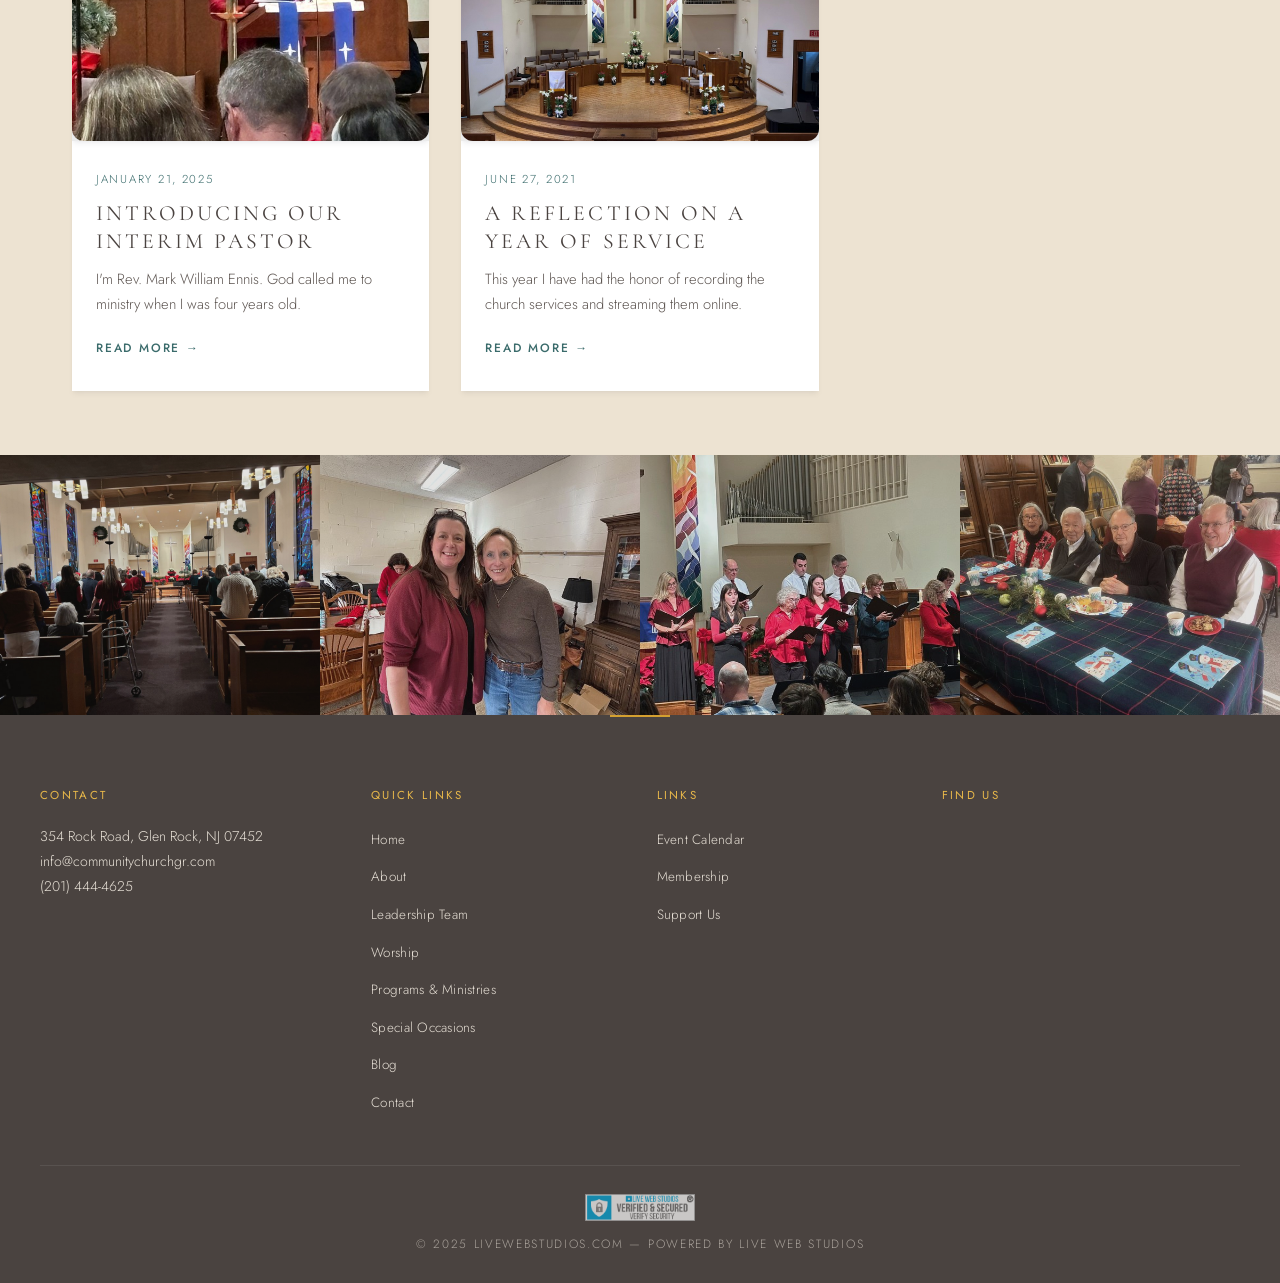
<file: blog/index.html>
﻿<!DOCTYPE html>
<html lang="en">
<head>
  <meta charset="UTF-8">
  <link rel="icon" type="image/png" href="../images/favicon.png">
  <meta name="viewport" content="width=device-width, initial-scale=1.0">
  <title>Blog — Community Church of Glen Rock | Glen Rock, NJ</title>
  <meta name="description" content="Read the latest news, reflections, and updates from Community Church of Glen Rock.">

  <!-- Open Graph -->
  <meta property="og:title" content="Blog — Community Church of Glen Rock | Glen Rock, NJ">
  <meta property="og:description" content="Read the latest news, reflections, and updates from Community Church of Glen Rock.">
  <meta property="og:image" content="https://communitychurchgr.com/images/26_05_18photos/stained-glass-windows-and-chandelier.jpg">
  <meta property="og:type" content="website">
  <meta property="og:url" content="https://communitychurchgr.com/blog/">

  <!-- Canonical -->
  <link rel="canonical" href="https://communitychurchgr.com/blog/">

  <!-- Fonts -->
  <link rel="preconnect" href="https://fonts.googleapis.com">
  <link rel="preconnect" href="https://fonts.gstatic.com" crossorigin>
  <link href="https://fonts.googleapis.com/css2?family=Cormorant+Garamond:ital,wght@0,300;0,400;0,600;1,300;1,400&family=Jost:wght@300;400;500;600&display=swap" rel="stylesheet">

  <!-- Styles -->
  <link rel="stylesheet" href="../css/style.css">

  <!-- Page-specific styles -->
  <style>
    /* ---- BLOG CARD WITH FEATURED IMAGE ---- */
    .blog-grid-visual {
      max-width: var(--max-width);
      margin: 0 auto;
      padding: 3rem 2rem 4rem;
      display: grid;
      grid-template-columns: repeat(auto-fill, minmax(320px, 1fr));
      gap: 2rem;
    }
    .blog-card-visual {
      background: var(--white, #fff);
      overflow: hidden;
      box-shadow: 0 4px 20px rgba(0,0,0,0.06);
      transition: transform 0.4s ease, box-shadow 0.4s ease;
      display: flex;
      flex-direction: column;
    }
    .blog-card-visual:hover {
      transform: translateY(-4px);
      box-shadow: 0 12px 40px rgba(0,0,0,0.1);
    }
    .blog-card-img {
      overflow: hidden;
      height: 200px;
      position: relative;
    }
    .blog-card-img img {
      width: 100%;
      height: 100%;
      object-fit: cover;
      transition: transform 0.6s ease;
    }
    .blog-card-visual:hover .blog-card-img img {
      transform: scale(1.06);
    }
    .blog-card-img::after {
      content: '';
      position: absolute;
      inset: 0;
      background: linear-gradient(to bottom, transparent 50%, rgba(0,0,0,0.08) 100%);
    }
    .blog-card-content {
      padding: 1.75rem 1.5rem 2rem;
      flex: 1;
      display: flex;
      flex-direction: column;
    }
    .blog-card-content .date {
      font-family: var(--font-sans);
      font-size: 0.72rem;
      letter-spacing: 0.15em;
      text-transform: uppercase;
      color: var(--teal-dk);
      margin-bottom: 0.5rem;
      display: block;
    }
    .blog-card-content h3 {
      font-family: var(--font-serif);
      font-size: 1.35rem;
      font-weight: 400;
      color: var(--charcoal);
      margin-bottom: 0.75rem;
      line-height: 1.3;
    }
    .blog-card-content p {
      font-family: var(--font-sans);
      font-size: 0.92rem;
      line-height: 1.7;
      color: var(--charcoal-lt, #6b6b6b);
      margin-bottom: 1.25rem;
      flex: 1;
    }
    .blog-card-content .read-more {
      font-family: var(--font-sans);
      font-size: 0.75rem;
      letter-spacing: 0.15em;
      text-transform: uppercase;
      color: var(--teal-dk);
      font-weight: 500;
      text-decoration: none;
      transition: color 0.3s ease;
    }
    .blog-card-content .read-more:hover {
      color: var(--gold);
    }

    /* ---- PHOTO STRIP ---- */
    .photo-strip {
      display: grid;
      grid-template-columns: repeat(4, 1fr);
      gap: 0;
      overflow: hidden;
    }
    .photo-strip-item {
      overflow: hidden;
      height: 260px;
      position: relative;
    }
    .photo-strip-item img {
      width: 100%;
      height: 100%;
      object-fit: cover;
      transition: transform 0.6s ease;
    }
    .photo-strip-item:hover img {
      transform: scale(1.08);
    }
    .photo-strip-item::after {
      content: '';
      position: absolute;
      inset: 0;
      background: rgba(74,67,64,0.15);
      transition: background 0.4s ease;
    }
    .photo-strip-item:hover::after {
      background: rgba(74,67,64,0);
    }

    /* ---- RESPONSIVE ---- */
    @media (max-width: 768px) {
      .blog-grid-visual {
        grid-template-columns: 1fr;
        padding: 2rem 1.5rem 3rem;
      }
      .photo-strip {
        grid-template-columns: 1fr 1fr;
        grid-template-rows: 180px 180px;
      }
    }
  </style>
  <!-- Google tag (gtag.js) -->
  <script async src="https://www.googletagmanager.com/gtag/js?id=G-4VWL0PHCQ7"></script>
  <script>
    window.dataLayer = window.dataLayer || [];
    function gtag(){dataLayer.push(arguments);}
    gtag('js', new Date());
    gtag('config', 'G-4VWL0PHCQ7');
  </script>
  <!-- LWS MASTER DESIGN SYSTEM — experimental override (remove to revert) -->
  <link rel="stylesheet" href="../css/lws-master.css">
</head>

<body data-content="blog" data-content-base="../">
  <a href="#main-content" class="skip-link">Skip to main content</a>

  <!-- ========== UTILITY BAR ========== -->
  <div class="utility-bar">
    <div class="utility-inner">
      <a href="tel:+12014444625">CALL: 201.444.4625</a>
      <a href="#">EVENT CALENDAR</a>
      <a href="../about.html#membership">MEMBERSHIP</a>
      <a href="../support-us/">SUPPORT US</a>
    </div>
  </div>

  <!-- ========== MAIN NAV ========== -->
  <header class="site-header" id="site-header">
    <nav class="site-nav">

      <a href="../index.html" class="nav-brand">
        <img src="../images/logo.png"
             alt="Community Church of Glen Rock"
             width="220" height="auto">
      </a>

      <button class="nav-toggle" aria-label="Toggle menu" aria-expanded="false">
        <span></span><span></span><span></span>
      </button>

      <ul class="nav-menu">
        <li>
          <a href="../index.html" class="nav-link">Home</a>
        </li>

        <li class="has-dropdown">
          <a href="../about.html" class="nav-link">
            About <span class="arrow">&#9662;</span>
          </a>
          <ul class="dropdown">
            <li><a href="../about.html#history">Our Story &amp; History</a></li>
            <li><a href="../about.html#minister">Our Minister</a></li>
            <li><a href="../about.html#leadership">Leadership Team</a></li>
            <li><a href="../about.html#consistory">Consistory</a></li>
            <li><a href="../about.html#membership">Membership</a></li>
          </ul>
        </li>

        <li class="has-dropdown">
          <a href="../worship.html" class="nav-link">
            Worship <span class="arrow">&#9662;</span>
          </a>
          <ul class="dropdown">
            <li><a href="../worship.html#services">Sunday Services</a></li>
            <li><a href="../worship.html#livestream">Live Stream</a></li>
            <li><a href="../worship.html#special-occasions">Special Occasions</a></li>
          </ul>
        </li>

        <li class="has-dropdown">
          <a href="../programs.html" class="nav-link">
            Programs &amp; Ministries <span class="arrow">&#9662;</span>
          </a>
          <ul class="dropdown">
            <li><a href="../programs.html#all">All Programs</a></li>
            <li><a href="../programs.html#outreach">Outreach</a></li>
            <li><a href="../programs.html#thrift-shop">Thrift Shop</a></li>
          </ul>
        </li>

        <li>
          <a href="../blog/" class="nav-link active">Blog</a>
        </li>

        <li>
          <a href="../contact.html" class="nav-link">Contact</a>
        </li>
      </ul>

    </nav>
  </header>

  <main id="main-content">

    <!-- ========== 1. HERO ========== -->
    <section class="hero hero-short">
      <div class="hero-bg">
        <img src="../images/26_05_18photos/stained-glass-windows-and-chandelier.jpg"
             alt="Community Church of Glen Rock">
      </div>
      <div class="hero-overlay"></div>
      <div class="hero-content">
        <h1>Blog</h1>
      </div>
    </section>

    <!-- ========== 2. BLOG GRID — VISUAL CARDS ========== -->
    <section class="blog-hero-band">
      <div class="section-header">
        <h2>Latest from Our Community</h2>
      </div>

      <div class="blog-grid-visual reveal-stagger" id="cms-blog-grid">

        <div class="blog-card-visual">
          <div class="blog-card-img">
            <img src="../images/26_05_18photos/easter-craft-activity-group.jpg" alt="Community Thrift Shop" loading="lazy">
          </div>
          <div class="blog-card-content">
            <span class="date">June 25, 2025</span>
            <h3>Community Thrift Shop</h3>
            <p>Please consider donating your pre-loved items to the Community Thrift Shop in Midland Park.</p>
            <a href="#" class="read-more">Read More &rarr;</a>
          </div>
        </div>

        <div class="blog-card-visual">
          <div class="blog-card-img">
            <img src="../images/26_05_18photos/youth-and-adults-near-stained-glass.jpg" alt="Bible study group" loading="lazy">
          </div>
          <div class="blog-card-content">
            <span class="date">June 24, 2025</span>
            <h3>Bible Study</h3>
            <p>Bible Study on Wednesday Nights via Zoom at 8 pm. Open to all ages.</p>
            <a href="#" class="read-more">Read More &rarr;</a>
          </div>
        </div>

        <div class="blog-card-visual">
          <div class="blog-card-img">
            <img src="../images/26_05_18photos/communion-elements-chalice-and-bread.jpg" alt="Communion Sunday sacrament" loading="lazy">
          </div>
          <div class="blog-card-content">
            <span class="date">June 24, 2025</span>
            <h3>Communion Sundays</h3>
            <p>The first Sunday of each month we receive the Sacrament of Holy Communion.</p>
            <a href="#" class="read-more">Read More &rarr;</a>
          </div>
        </div>

        <div class="blog-card-visual">
          <div class="blog-card-img">
            <img src="../images/26_05_18photos/teen-girl-painting-wooden-ornament.jpg" alt="Healing Sunday prayers" loading="lazy">
          </div>
          <div class="blog-card-content">
            <span class="date">June 24, 2025</span>
            <h3>Healing Sundays</h3>
            <p>Healing Sunday is every 3rd Sunday of each month at our 10am service.</p>
            <a href="#" class="read-more">Read More &rarr;</a>
          </div>
        </div>

        <div class="blog-card-visual">
          <div class="blog-card-img">
            <img src="../images/26_05_18photos/woman-reading-scripture-at-pulpit.jpg" alt="Prayer and pastoral care" loading="lazy">
          </div>
          <div class="blog-card-content">
            <span class="date">June 24, 2025</span>
            <h3>Prayer Requests &amp; Pastoral Visits</h3>
            <p>If you or a family member are hospitalized, please call the office to arrange a pastoral visit.</p>
            <a href="#" class="read-more">Read More &rarr;</a>
          </div>
        </div>

        <div class="blog-card-visual">
          <div class="blog-card-img">
            <img src="../images/26_05_18photos/congregation-gathering-near-hymn-board.jpg" alt="Lenten season celebration" loading="lazy">
          </div>
          <div class="blog-card-content">
            <span class="date">March 7, 2025</span>
            <h3>Lenten Events</h3>
            <p>Pot-Luck Lunches and Exploring Fruit and Gifts of the Spirit series.</p>
            <a href="#" class="read-more">Read More &rarr;</a>
          </div>
        </div>

        <div class="blog-card-visual">
          <div class="blog-card-img">
            <img src="../images/26_05_18photos/pastor-at-pulpit-during-service.jpg" alt="Rev. Mark William Ennis" loading="lazy">
          </div>
          <div class="blog-card-content">
            <span class="date">January 21, 2025</span>
            <h3>Introducing Our Interim Pastor</h3>
            <p>I'm Rev. Mark William Ennis. God called me to ministry when I was four years old.</p>
            <a href="#" class="read-more">Read More &rarr;</a>
          </div>
        </div>

        <div class="blog-card-visual">
          <div class="blog-card-img">
            <img src="../images/26_05_18photos/church-sanctuary-interior-with-cross-and-organ.jpg" alt="Church sanctuary for reflection" loading="lazy">
          </div>
          <div class="blog-card-content">
            <span class="date">June 27, 2021</span>
            <h3>A Reflection on a Year of Service</h3>
            <p>This year I have had the honor of recording the church services and streaming them online.</p>
            <a href="#" class="read-more">Read More &rarr;</a>
          </div>
        </div>

      </div>
    </section>

    <!-- ========== 3. PHOTO STRIP ========== -->
    <div class="photo-strip">
      <div class="photo-strip-item"><img src="../images/26_05_18photos/congregation-seated-in-sanctuary.jpg" alt="Congregation gathered for worship" loading="lazy"></div>
      <div class="photo-strip-item"><img src="../images/26_05_18photos/two-women-standing-in-fellowship-hall.jpg" alt="Fellowship and conversation" loading="lazy"></div>
      <div class="photo-strip-item"><img src="../images/26_05_18photos/choir-in-red-robes-near-altar.jpg" alt="Church choir performing" loading="lazy"></div>
      <div class="photo-strip-item"><img src="../images/26_05_18photos/christmas-luncheon-group-at-decorated-table.jpg" alt="Community luncheon gathering" loading="lazy"></div>
    </div>

  </main>

  <!-- ========== FOOTER ========== -->
  <footer class="site-footer">
    <div class="footer-grid">

      <div class="footer-col">
        <h4>Contact</h4>
        <p>354 Rock Road, Glen Rock, NJ 07452</p>
        <p>
          <a href="mailto:info@communitychurchgr.com">info@communitychurchgr.com</a>
        </p>
        <p>
          <a href="tel:+12014444625">(201) 444-4625</a>
        </p>
      </div>

      <div class="footer-col">
        <h4>Quick Links</h4>
        <ul>
          <li><a href="../index.html">Home</a></li>
          <li><a href="../about.html">About</a></li>
          <li><a href="../about.html#leadership">Leadership Team</a></li>
          <li><a href="../worship.html">Worship</a></li>
          <li><a href="../programs.html">Programs &amp; Ministries</a></li>
          <li><a href="../worship.html#special-occasions">Special Occasions</a></li>
          <li><a href="../blog/">Blog</a></li>
          <li><a href="../contact.html">Contact</a></li>
        </ul>
      </div>

      <div class="footer-col">
        <h4>Links</h4>
        <ul>
          <li><a href="#">Event Calendar</a></li>
          <li><a href="../about.html#membership">Membership</a></li>
          <li><a href="../support-us/">Support Us</a></li>
        </ul>
      </div>
      <div class="footer-col">
        <h4>Find Us</h4>
        <iframe
          src="https://www.google.com/maps/embed?pb=!1m18!1m12!1m3!1d3015.5!2d-74.1299!3d40.9601!2m3!1f0!2f0!3f0!3m2!1i1024!2i768!4f13.1!3m3!1m2!1s0x0%3A0x0!2s354+Rock+Road%2C+Glen+Rock%2C+NJ+07452!5e0!3m2!1sen!2sus!4v1"
          width="100%" height="190"
          allowfullscreen loading="lazy"
          referrerpolicy="no-referrer-when-downgrade"
          title="Map to Community Church of Glen Rock">
        </iframe>
      </div>

    </div>

    <div class="footer-bottom">
      <a href="https://livewebstudios.com" target="_blank" rel="noopener">
        <img src="../images/verifiedsecured.png"
             alt="Verified and Secured by Live Web Studios"
             width="110" height="auto">
      </a>
      <p>&copy; 2025 LIVEWEBSTUDIOS.COM &mdash; POWERED BY LIVE WEB STUDIOS</p>
    </div>
  </footer>

  <!-- ========== WELCOME POPUP ========== -->
  <div class="ccgr-popup-overlay" id="ccgrPopup" role="dialog" aria-modal="true" aria-labelledby="ccgrPopupHeading" hidden>
    <div class="ccgr-popup">
      <button class="ccgr-popup__close" type="button" aria-label="Close welcome message" data-ccgr-popup-close>&times;</button>
      <div class="ccgr-popup__photo" aria-hidden="true">
        <img src="../images/26_05_18photos/congregation-seated-in-sanctuary.jpg" alt="">
      </div>
      <div class="ccgr-popup__content">
        <img src="../images/logo.png" alt="Community Church of Glen Rock" class="ccgr-popup__logo">
        <span class="ccgr-popup__label">Welcome</span>
        <h2 class="ccgr-popup__heading" id="ccgrPopupHeading">Join us, in person &amp; online</h2>
        <ul class="ccgr-popup__links" id="cms-popup-links">
          <li>
            <a href="https://www.youtube.com/@communitychurchofglenrock8594/streams" class="ccgr-popup__link" target="_blank" rel="noopener">
              <span>
                <span class="ccgr-popup__link-when">Sunday 10 AM</span>
                <span class="ccgr-popup__link-title">Live Stream</span>
              </span>
              <span class="ccgr-popup__link-arrow" aria-hidden="true">&rarr;</span>
            </a>
          </li>
          <li>
            <a href="https://us02web.zoom.us/j/85619405313" class="ccgr-popup__link" target="_blank" rel="noopener">
              <span>
                <span class="ccgr-popup__link-when">Wednesday 8 PM</span>
                <span class="ccgr-popup__link-title">Bible Study on Zoom</span>
              </span>
              <span class="ccgr-popup__link-arrow" aria-hidden="true">&rarr;</span>
            </a>
          </li>
          <li>
            <a href="https://communitychurchgr.shelbynextchms.com/external/form/26d6523b-dbbd-49a8-b18a-46ccf4ece0b8" class="ccgr-popup__link" target="_blank" rel="noopener">
              <span>
                <span class="ccgr-popup__link-when">Stay Connected</span>
                <span class="ccgr-popup__link-title">Join Our Email List</span>
              </span>
              <span class="ccgr-popup__link-arrow" aria-hidden="true">&rarr;</span>
            </a>
          </li>
          <li>
            <a href="https://communitychurchgr.shelbynextchms.com/external/form/73ad9f47-3634-439f-8f99-874bec3c57b5" class="ccgr-popup__link" target="_blank" rel="noopener">
              <span>
                <span class="ccgr-popup__link-when">We're Here</span>
                <span class="ccgr-popup__link-title">Submit a Prayer Request</span>
              </span>
              <span class="ccgr-popup__link-arrow" aria-hidden="true">&rarr;</span>
            </a>
          </li>
          <li>
            <a href="https://www.amazon.com/She-Called-Women-Bible-Study/dp/0916466221" class="ccgr-popup__link" target="_blank" rel="noopener">
              <span>
                <span class="ccgr-popup__link-when">Fall Sunday AM Bible Study</span>
                <span class="ccgr-popup__link-title">Book Link</span>
              </span>
              <span class="ccgr-popup__link-arrow" aria-hidden="true">&rarr;</span>
            </a>
          </li>
        </ul>
        <button type="button" class="ccgr-popup__dismiss" data-ccgr-popup-close>No thanks</button>
      </div>
    </div>
  </div>

  <script src="../js/nav.js"></script>
  <script src="../cms-loader.js"></script>
  <script src="../js/popup.js"></script>

</body>
</html>
</file>
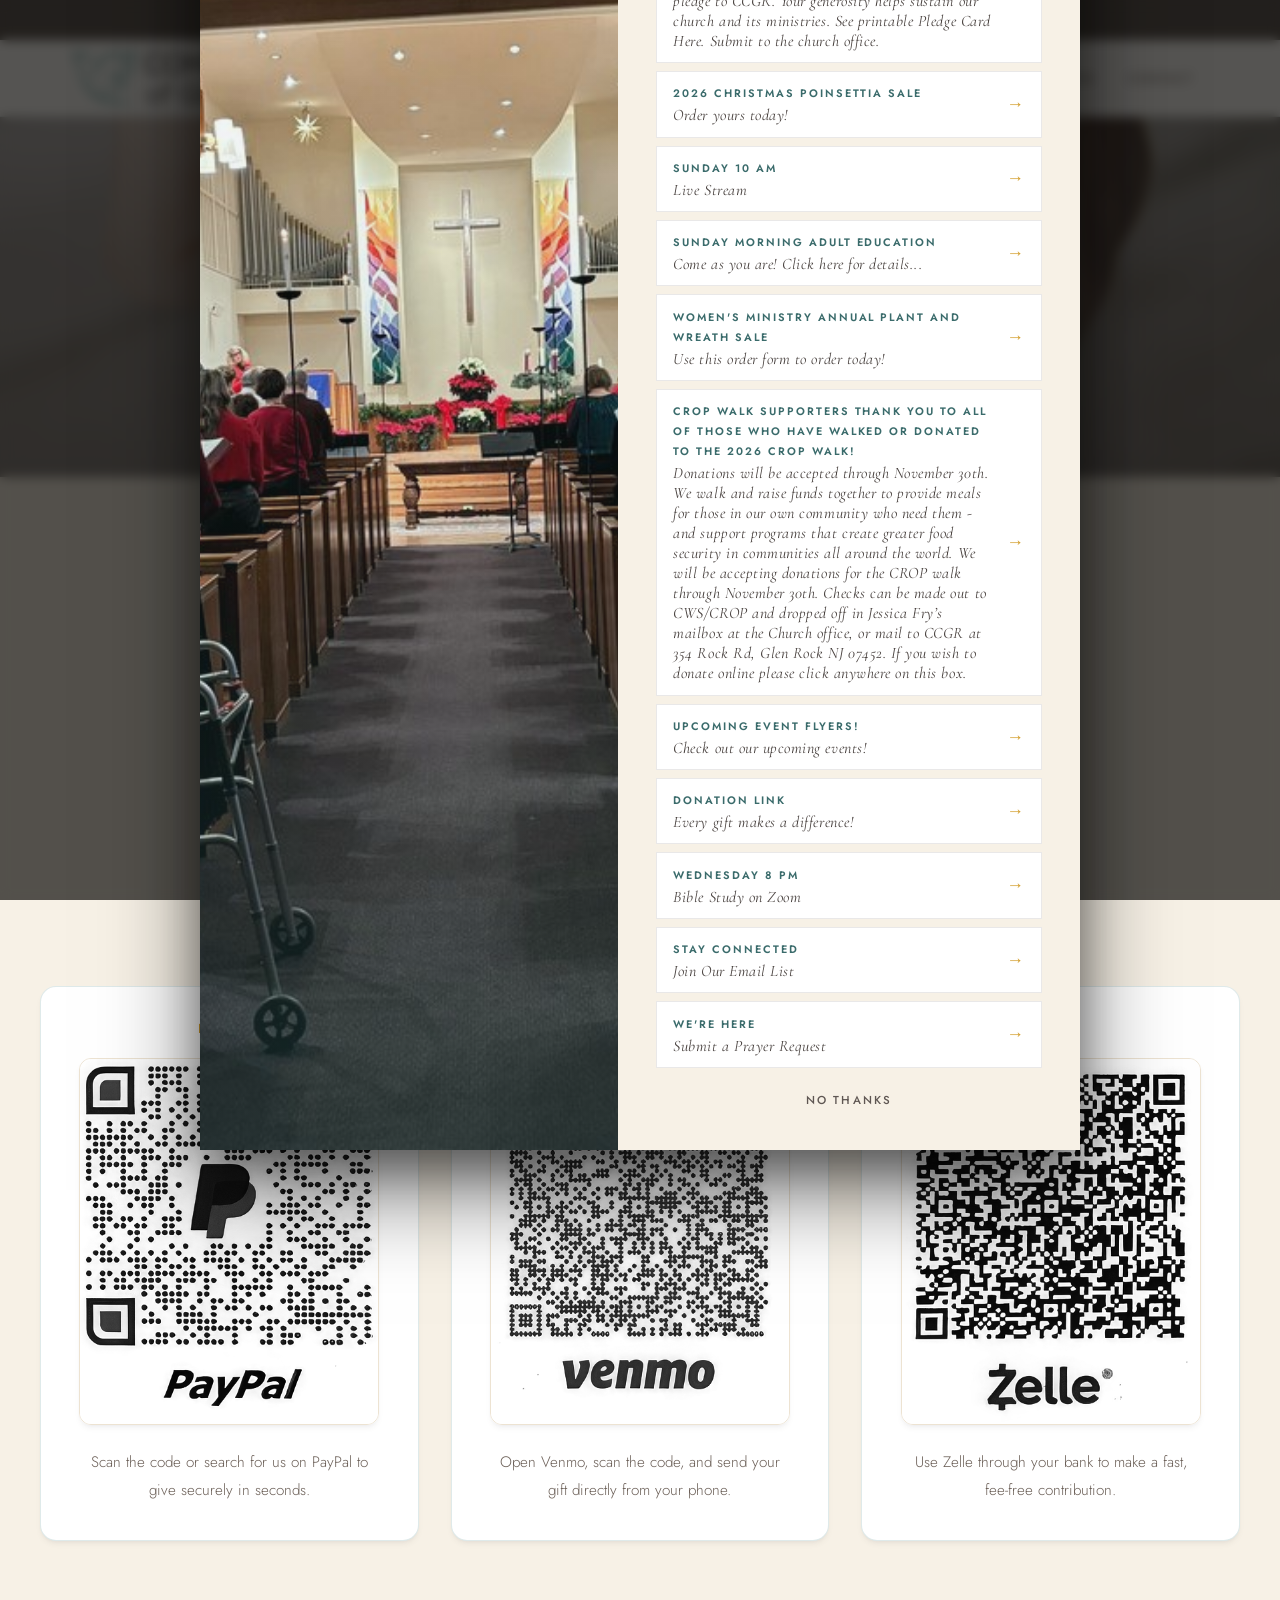
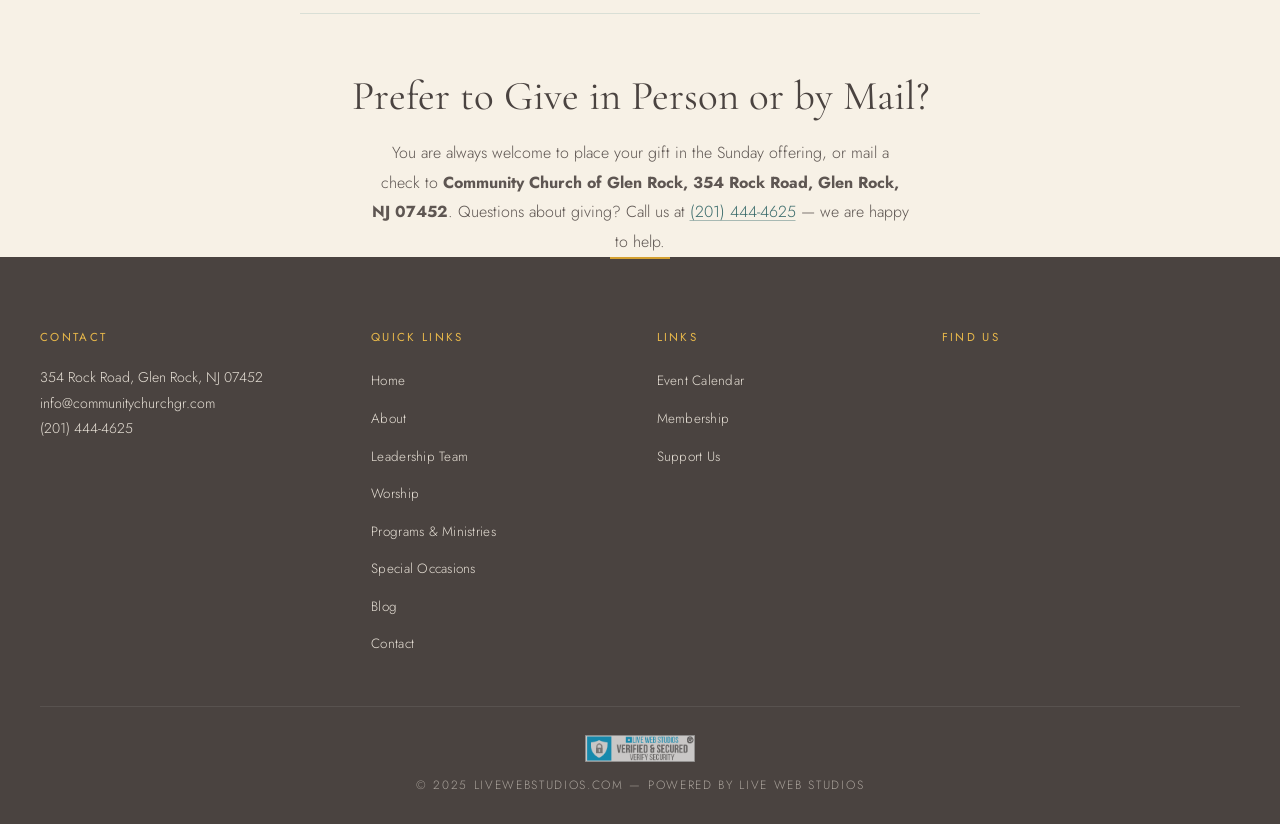
<file: support-us/index.html>
<!DOCTYPE html>
<html lang="en">
<head>
  <meta charset="UTF-8">
  <link rel="icon" type="image/png" href="../images/favicon.png">
  <meta name="viewport" content="width=device-width, initial-scale=1.0">
  <title>Support Us | Community Church of Glen Rock</title>
  <meta name="description" content="Support the mission of Community Church of Glen Rock. Give securely through PayPal, Venmo, or Zelle and help us serve our community in Glen Rock, NJ and beyond.">

  <!-- Open Graph -->
  <meta property="og:title" content="Support Us | Community Church of Glen Rock">
  <meta property="og:description" content="Your generosity sustains worship, outreach, and missions near and far. Give securely through PayPal, Venmo, or Zelle.">
  <meta property="og:image" content="https://communitychurchgr.com/images/give.jpg">
  <meta property="og:type" content="website">
  <meta property="og:url" content="https://communitychurchgr.com/support-us/">

  <!-- Canonical -->
  <link rel="canonical" href="https://communitychurchgr.com/support-us/">

  <!-- Fonts -->
  <link rel="preconnect" href="https://fonts.googleapis.com">
  <link rel="preconnect" href="https://fonts.gstatic.com" crossorigin>
  <link href="https://fonts.googleapis.com/css2?family=Cormorant+Garamond:ital,wght@0,300;0,400;0,600;1,300;1,400&family=Jost:wght@300;400;500;600&display=swap" rel="stylesheet">

  <!-- Styles -->
  <link rel="stylesheet" href="../css/style.css">

  <!-- Support Us page-specific styles -->
  <style>
    /* ---- GIVING INTRO ---- */
    .give-intro {
      max-width: 760px;
      margin: 0 auto;
      text-align: center;
    }
    .give-intro p {
      max-width: 65ch;
      margin-left: auto;
      margin-right: auto;
    }
    .give-scripture {
      font-family: var(--font-serif);
      font-style: italic;
      font-size: clamp(1.35rem, 2.6vw, 1.75rem);
      line-height: 1.4;
      color: var(--teal-dk);
      max-width: 30ch;
      margin: 2.5rem auto 0;
    }
    .give-scripture cite {
      display: block;
      font-family: var(--font-sans);
      font-style: normal;
      font-size: var(--text-caption);
      letter-spacing: 0.2em;
      text-transform: uppercase;
      color: var(--gold);
      margin-top: 1rem;
    }

    /* ---- GIVING CARDS ---- */
    .give-grid {
      display: grid;
      grid-template-columns: repeat(3, 1fr);
      gap: 2rem;
      margin-top: clamp(2.75rem, 5vw, 4rem);
    }
    .give-card {
      background: var(--white);
      border: 1px solid var(--border-brand);
      border-radius: 16px;
      padding: 2rem 1.75rem 2.25rem;
      text-align: center;
      display: flex;
      flex-direction: column;
      align-items: center;
      box-shadow: 0 14px 36px rgba(58, 107, 107, 0.08);
      transition: transform 0.38s var(--ease-out-quart), box-shadow 0.38s var(--ease-out-quart);
    }
    .give-card:hover {
      transform: translateY(-5px);
      box-shadow: 0 22px 48px rgba(58, 107, 107, 0.16);
    }
    .give-card h3 {
      font-family: var(--font-sans);
      font-size: 0.82rem;
      font-weight: 600;
      letter-spacing: 0.22em;
      text-transform: uppercase;
      color: var(--gold);
      margin-bottom: 1.25rem;
    }
    .give-card__img {
      width: 100%;
      max-width: 300px;
      height: auto;
      border-radius: 12px;
      border: 1px solid var(--cream-dk);
    }
    .give-card p {
      font-size: var(--text-body-soft);
      color: var(--muted);
      margin-top: 1.4rem;
      max-width: 32ch;
    }

    /* ---- OTHER WAYS TO GIVE ---- */
    .give-other {
      text-align: center;
      max-width: 680px;
      margin: clamp(3rem, 6vw, 4.5rem) auto 0;
      padding-top: clamp(2.5rem, 5vw, 3.5rem);
      border-top: 1px solid var(--border-brand);
    }
    .give-other h2 {
      margin-bottom: 1rem;
    }
    .give-other p {
      max-width: 60ch;
      margin: 0 auto;
    }

    @media (max-width: 900px) {
      .give-grid { grid-template-columns: 1fr; max-width: 420px; margin-left: auto; margin-right: auto; }
    }
  </style>

  <!-- JSON-LD -->
  <script type="application/ld+json">
  {
    "@context": "https://schema.org",
    "@type": "WebPage",
    "name": "Support Us | Community Church of Glen Rock",
    "url": "https://communitychurchgr.com/support-us/",
    "description": "Give securely to Community Church of Glen Rock through PayPal, Venmo, or Zelle.",
    "isPartOf": {
      "@type": "Church",
      "name": "Community Church of Glen Rock",
      "url": "https://communitychurchgr.com/",
      "telephone": "+1-201-444-4625",
      "address": {
        "@type": "PostalAddress",
        "streetAddress": "354 Rock Road",
        "addressLocality": "Glen Rock",
        "addressRegion": "NJ",
        "postalCode": "07452",
        "addressCountry": "US"
      }
    },
    "potentialAction": {
      "@type": "DonateAction",
      "name": "Donate to Community Church of Glen Rock",
      "target": "https://communitychurchgr.com/support-us/"
    }
  }
  </script>
  <!-- LWS MASTER DESIGN SYSTEM — experimental override (remove to revert) -->
  <link rel="stylesheet" href="../css/lws-master.css">
</head>
<body data-content-base="../">
  <a href="#main-content" class="skip-link">Skip to main content</a>

  <!-- ========== UTILITY BAR ========== -->
  <div class="utility-bar">
    <div class="utility-inner">
      <a href="tel:+12014444625">CALL: 201.444.4625</a>
      <a href="#">EVENT CALENDAR</a>
      <a href="../about.html#membership">MEMBERSHIP</a>
      <a href="index.html">SUPPORT US</a>
    </div>
  </div>

  <!-- ========== MAIN NAV ========== -->
  <header class="site-header" id="site-header">
    <nav class="site-nav">

      <a href="../index.html" class="nav-brand">
        <img src="../images/logo.png"
             alt="Community Church of Glen Rock"
             width="220" height="auto">
      </a>

      <button class="nav-toggle" aria-label="Toggle menu" aria-expanded="false">
        <span></span><span></span><span></span>
      </button>

      <ul class="nav-menu">
        <li>
          <a href="../index.html" class="nav-link">Home</a>
        </li>

        <li class="has-dropdown">
          <a href="../about.html" class="nav-link">
            About <span class="arrow">&#9662;</span>
          </a>
          <ul class="dropdown">
            <li><a href="../about.html#history">Our Story &amp; History</a></li>
            <li><a href="../about.html#minister">Our Minister</a></li>
            <li><a href="../about.html#leadership">Leadership Team</a></li>
            <li><a href="../about.html#consistory">Consistory</a></li>
            <li><a href="../about.html#membership">Membership</a></li>
          </ul>
        </li>

        <li class="has-dropdown">
          <a href="../worship.html" class="nav-link">
            Worship <span class="arrow">&#9662;</span>
          </a>
          <ul class="dropdown">
            <li><a href="../worship.html#services">Sunday Services</a></li>
            <li><a href="../worship.html#livestream">Live Stream</a></li>
            <li><a href="../worship.html#special-occasions">Special Occasions</a></li>
          </ul>
        </li>

        <li class="has-dropdown">
          <a href="../programs.html" class="nav-link">
            Programs &amp; Ministries <span class="arrow">&#9662;</span>
          </a>
          <ul class="dropdown">
            <li><a href="../programs.html#all">All Programs</a></li>
            <li><a href="../programs.html#outreach">Outreach</a></li>
            <li><a href="../programs.html#thrift-shop">Thrift Shop</a></li>
          </ul>
        </li>

        <li>
          <a href="../blog/" class="nav-link">Blog</a>
        </li>

        <li>
          <a href="../contact.html" class="nav-link">Contact</a>
        </li>
      </ul>

    </nav>
  </header>

  <main id="main-content">

    <!-- ========== 1. HERO ========== -->
    <section class="hero hero-short">
      <div class="hero-bg">
        <img src="../images/give.jpg"
             alt="Hands joined in giving and fellowship at Community Church of Glen Rock">
      </div>
      <div class="hero-overlay"></div>
      <div class="hero-content">
        <span class="section-label">Giving</span>
        <h1>Support Us</h1>
      </div>
    </section>

    <!-- ========== 2. INTRO ========== -->
    <section class="section">
      <div class="container">
        <div class="give-intro reveal">
          <span class="section-label">Your Generosity at Work</span>
          <h2>Every Gift Makes a Difference</h2>
          <p>Your generosity keeps the doors of Community Church of Glen Rock open &mdash; sustaining heartfelt worship, caring for our congregation, and reaching far beyond our walls. Gifts of every size support our missions in New Jersey and Kenya, our Community Meals ministry for home-bound neighbors, and the everyday work of sharing love, compassion, and hope.</p>
          <p>Giving has never been easier. Choose whichever option below is most convenient for you, and know that every contribution is received with deep gratitude.</p>
          <p class="give-scripture">
            &ldquo;Each of you should give what you have decided in your heart to give &mdash; for God loves a cheerful giver.&rdquo;
            <cite>2 Corinthians 9:7</cite>
          </p>
        </div>
      </div>
    </section>

    <!-- ========== 3. WAYS TO GIVE ========== -->
    <section class="section" style="padding-top:0;">
      <div class="container">
        <div class="give-grid reveal-stagger">

          <div class="give-card">
            <h3>PayPal</h3>
            <img src="pay-pal.png" alt="Give to Community Church of Glen Rock with PayPal" class="give-card__img" loading="lazy">
            <p>Scan the code or search for us on PayPal to give securely in seconds.</p>
          </div>

          <div class="give-card">
            <h3>Venmo</h3>
            <img src="venmo.png" alt="Give to Community Church of Glen Rock with Venmo" class="give-card__img" loading="lazy">
            <p>Open Venmo, scan the code, and send your gift directly from your phone.</p>
          </div>

          <div class="give-card">
            <h3>Zelle</h3>
            <img src="zelle.png" alt="Give to Community Church of Glen Rock with Zelle" class="give-card__img" loading="lazy">
            <p>Use Zelle through your bank to make a fast, fee-free contribution.</p>
          </div>

        </div>

        <!-- ========== 4. OTHER WAYS TO GIVE ========== -->
        <div class="give-other reveal">
          <h2>Prefer to Give in Person or by Mail?</h2>
          <p>You are always welcome to place your gift in the Sunday offering, or mail a check to <strong>Community Church of Glen Rock, 354 Rock Road, Glen Rock, NJ 07452</strong>. Questions about giving? Call us at <a href="tel:+12014444625">(201) 444-4625</a> &mdash; we are happy to help.</p>
        </div>
      </div>
    </section>

  </main>

  <!-- ========== FOOTER ========== -->
  <footer class="site-footer">
    <div class="footer-grid">
      <div class="footer-col">
        <h4>Contact</h4>
        <p data-cms="footer-address">354 Rock Road, Glen Rock, NJ 07452</p>
        <p><a href="mailto:info@communitychurchgr.com" data-cms="footer-email">info@communitychurchgr.com</a></p>
        <p><a href="tel:+12014444625" data-cms="footer-phone">(201) 444-4625</a></p>
      </div>
      <div class="footer-col">
        <h4>Quick Links</h4>
        <ul>
          <li><a href="../index.html">Home</a></li>
          <li><a href="../about.html">About</a></li>
          <li><a href="../about.html#leadership">Leadership Team</a></li>
          <li><a href="../worship.html">Worship</a></li>
          <li><a href="../programs.html">Programs &amp; Ministries</a></li>
          <li><a href="../worship.html#special-occasions">Special Occasions</a></li>
          <li><a href="../blog/">Blog</a></li>
          <li><a href="../contact.html">Contact</a></li>
        </ul>
      </div>
      <div class="footer-col">
        <h4>Links</h4>
        <ul>
          <li><a href="#">Event Calendar</a></li>
          <li><a href="../about.html#membership">Membership</a></li>
          <li><a href="index.html">Support Us</a></li>
        </ul>
      </div>
      <div class="footer-col">
        <h4>Find Us</h4>
        <iframe
          src="https://www.google.com/maps/embed?pb=!1m18!1m12!1m3!1d3015.5!2d-74.1299!3d40.9601!2m3!1f0!2f0!3f0!3m2!1i1024!2i768!4f13.1!3m3!1m2!1s0x0%3A0x0!2s354+Rock+Road%2C+Glen+Rock%2C+NJ+07452!5e0!3m2!1sen!2sus!4v1"
          width="100%" height="190"
          allowfullscreen loading="lazy"
          referrerpolicy="no-referrer-when-downgrade"
          title="Map to Community Church of Glen Rock">
        </iframe>
      </div>
    </div>
    <div class="footer-bottom">
      <a href="https://livewebstudios.com" target="_blank" rel="noopener">
        <img src="../images/verifiedsecured.png" alt="Verified and Secured by Live Web Studios" width="110" height="auto">
      </a>
      <p>&copy; 2025 LIVEWEBSTUDIOS.COM &mdash; POWERED BY LIVE WEB STUDIOS</p>
    </div>
  </footer>

  <!-- ========== WELCOME POPUP ========== -->
  <div class="ccgr-popup-overlay" id="ccgrPopup" role="dialog" aria-modal="true" aria-labelledby="ccgrPopupHeading" hidden>
    <div class="ccgr-popup">
      <button class="ccgr-popup__close" type="button" aria-label="Close welcome message" data-ccgr-popup-close>&times;</button>
      <div class="ccgr-popup__photo" aria-hidden="true">
        <img src="../images/26_05_18photos/congregation-seated-in-sanctuary.jpg" alt="">
      </div>
      <div class="ccgr-popup__content">
        <img src="../images/logo.png" alt="Community Church of Glen Rock" class="ccgr-popup__logo">
        <span class="ccgr-popup__label">Welcome</span>
        <h2 class="ccgr-popup__heading" id="ccgrPopupHeading">Join us, in person &amp; online</h2>
        <ul class="ccgr-popup__links" id="cms-popup-links">
          <li>
            <a href="https://www.youtube.com/@communitychurchofglenrock8594/streams" class="ccgr-popup__link" target="_blank" rel="noopener">
              <span>
                <span class="ccgr-popup__link-when">Sunday 10 AM</span>
                <span class="ccgr-popup__link-title">Live Stream</span>
              </span>
              <span class="ccgr-popup__link-arrow" aria-hidden="true">&rarr;</span>
            </a>
          </li>
          <li>
            <a href="https://us02web.zoom.us/j/85619405313" class="ccgr-popup__link" target="_blank" rel="noopener">
              <span>
                <span class="ccgr-popup__link-when">Wednesday 8 PM</span>
                <span class="ccgr-popup__link-title">Bible Study on Zoom</span>
              </span>
              <span class="ccgr-popup__link-arrow" aria-hidden="true">&rarr;</span>
            </a>
          </li>
          <li>
            <a href="https://communitychurchgr.shelbynextchms.com/external/form/26d6523b-dbbd-49a8-b18a-46ccf4ece0b8" class="ccgr-popup__link" target="_blank" rel="noopener">
              <span>
                <span class="ccgr-popup__link-when">Stay Connected</span>
                <span class="ccgr-popup__link-title">Join Our Email List</span>
              </span>
              <span class="ccgr-popup__link-arrow" aria-hidden="true">&rarr;</span>
            </a>
          </li>
          <li>
            <a href="https://communitychurchgr.shelbynextchms.com/external/form/73ad9f47-3634-439f-8f99-874bec3c57b5" class="ccgr-popup__link" target="_blank" rel="noopener">
              <span>
                <span class="ccgr-popup__link-when">We're Here</span>
                <span class="ccgr-popup__link-title">Submit a Prayer Request</span>
              </span>
              <span class="ccgr-popup__link-arrow" aria-hidden="true">&rarr;</span>
            </a>
          </li>
          <li>
            <a href="https://www.amazon.com/She-Called-Women-Bible-Study/dp/0916466221" class="ccgr-popup__link" target="_blank" rel="noopener">
              <span>
                <span class="ccgr-popup__link-when">Fall Sunday AM Bible Study</span>
                <span class="ccgr-popup__link-title">Book Link</span>
              </span>
              <span class="ccgr-popup__link-arrow" aria-hidden="true">&rarr;</span>
            </a>
          </li>
        </ul>
        <button type="button" class="ccgr-popup__dismiss" data-ccgr-popup-close>No thanks</button>
      </div>
    </div>
  </div>

  <script src="../js/nav.js"></script>
  <script src="../cms-loader.js"></script>
  <script src="../js/popup.js"></script>
</body>
</html>
</file>
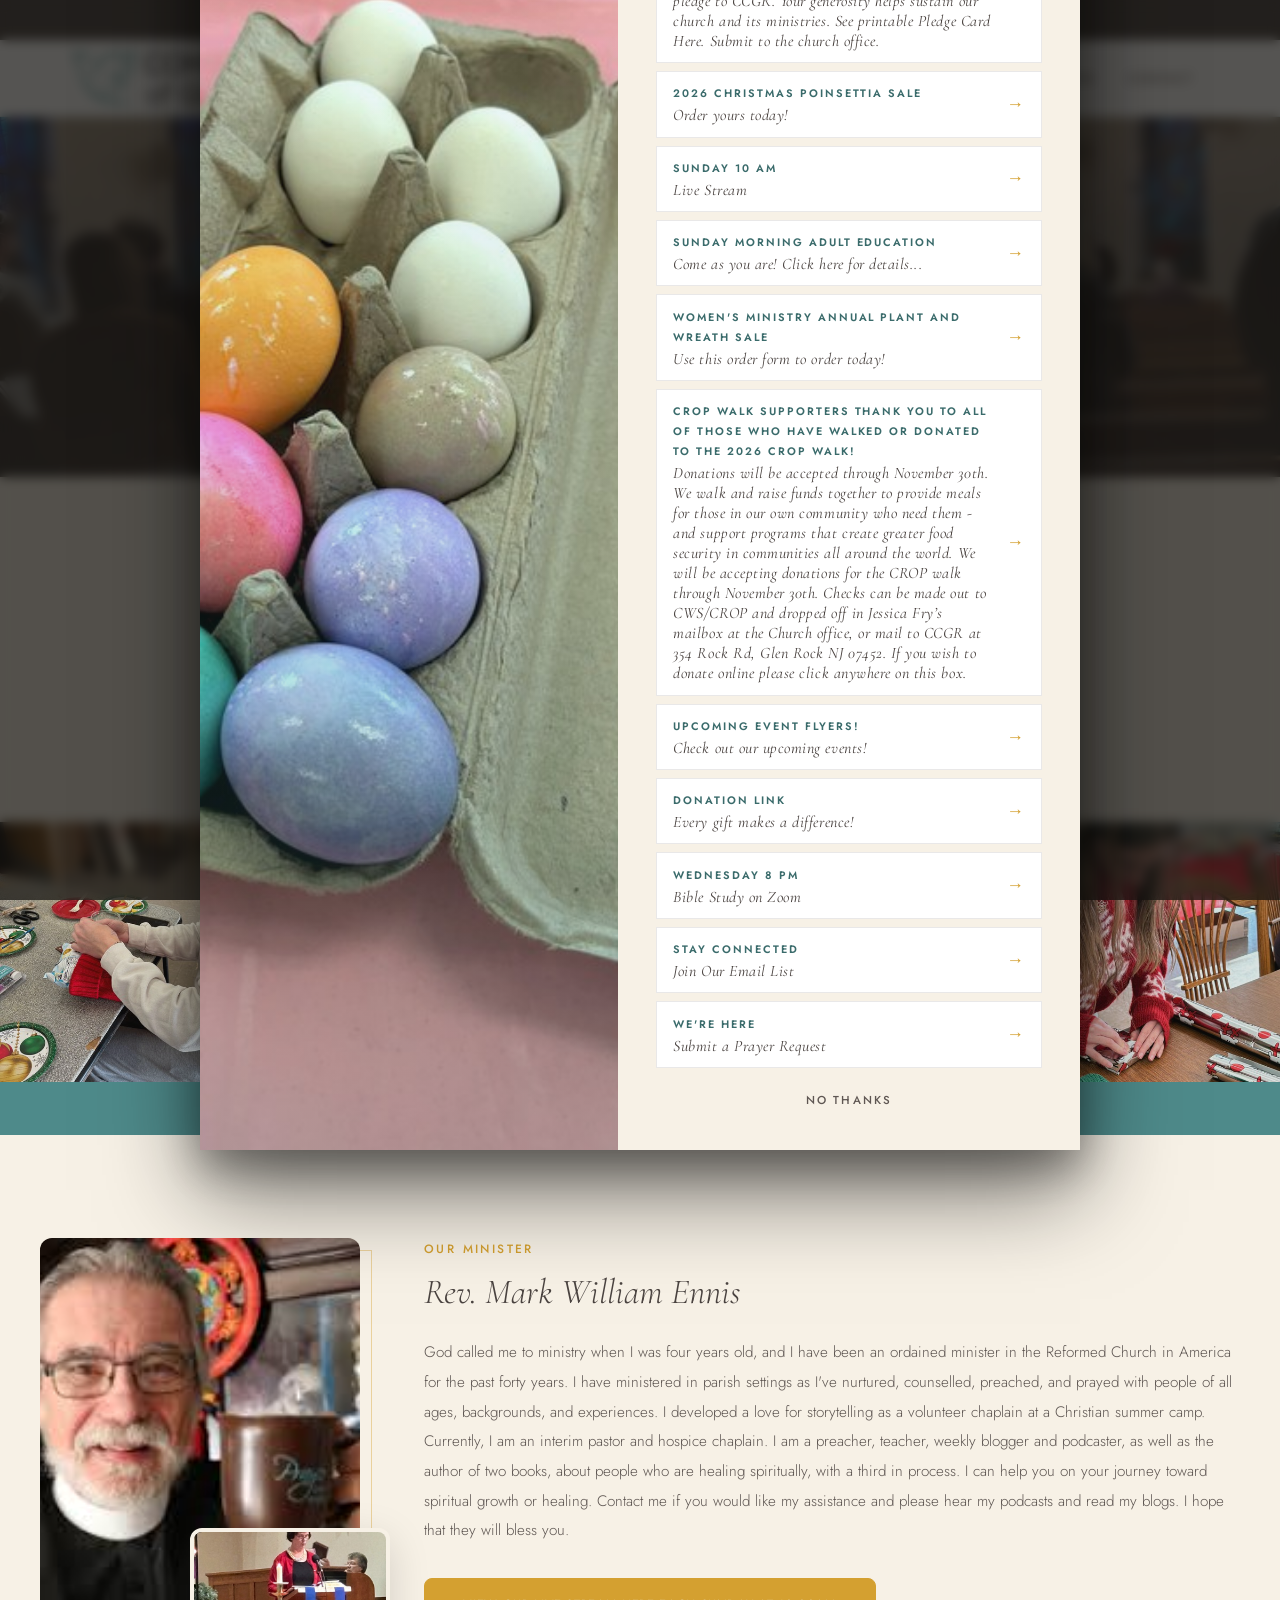
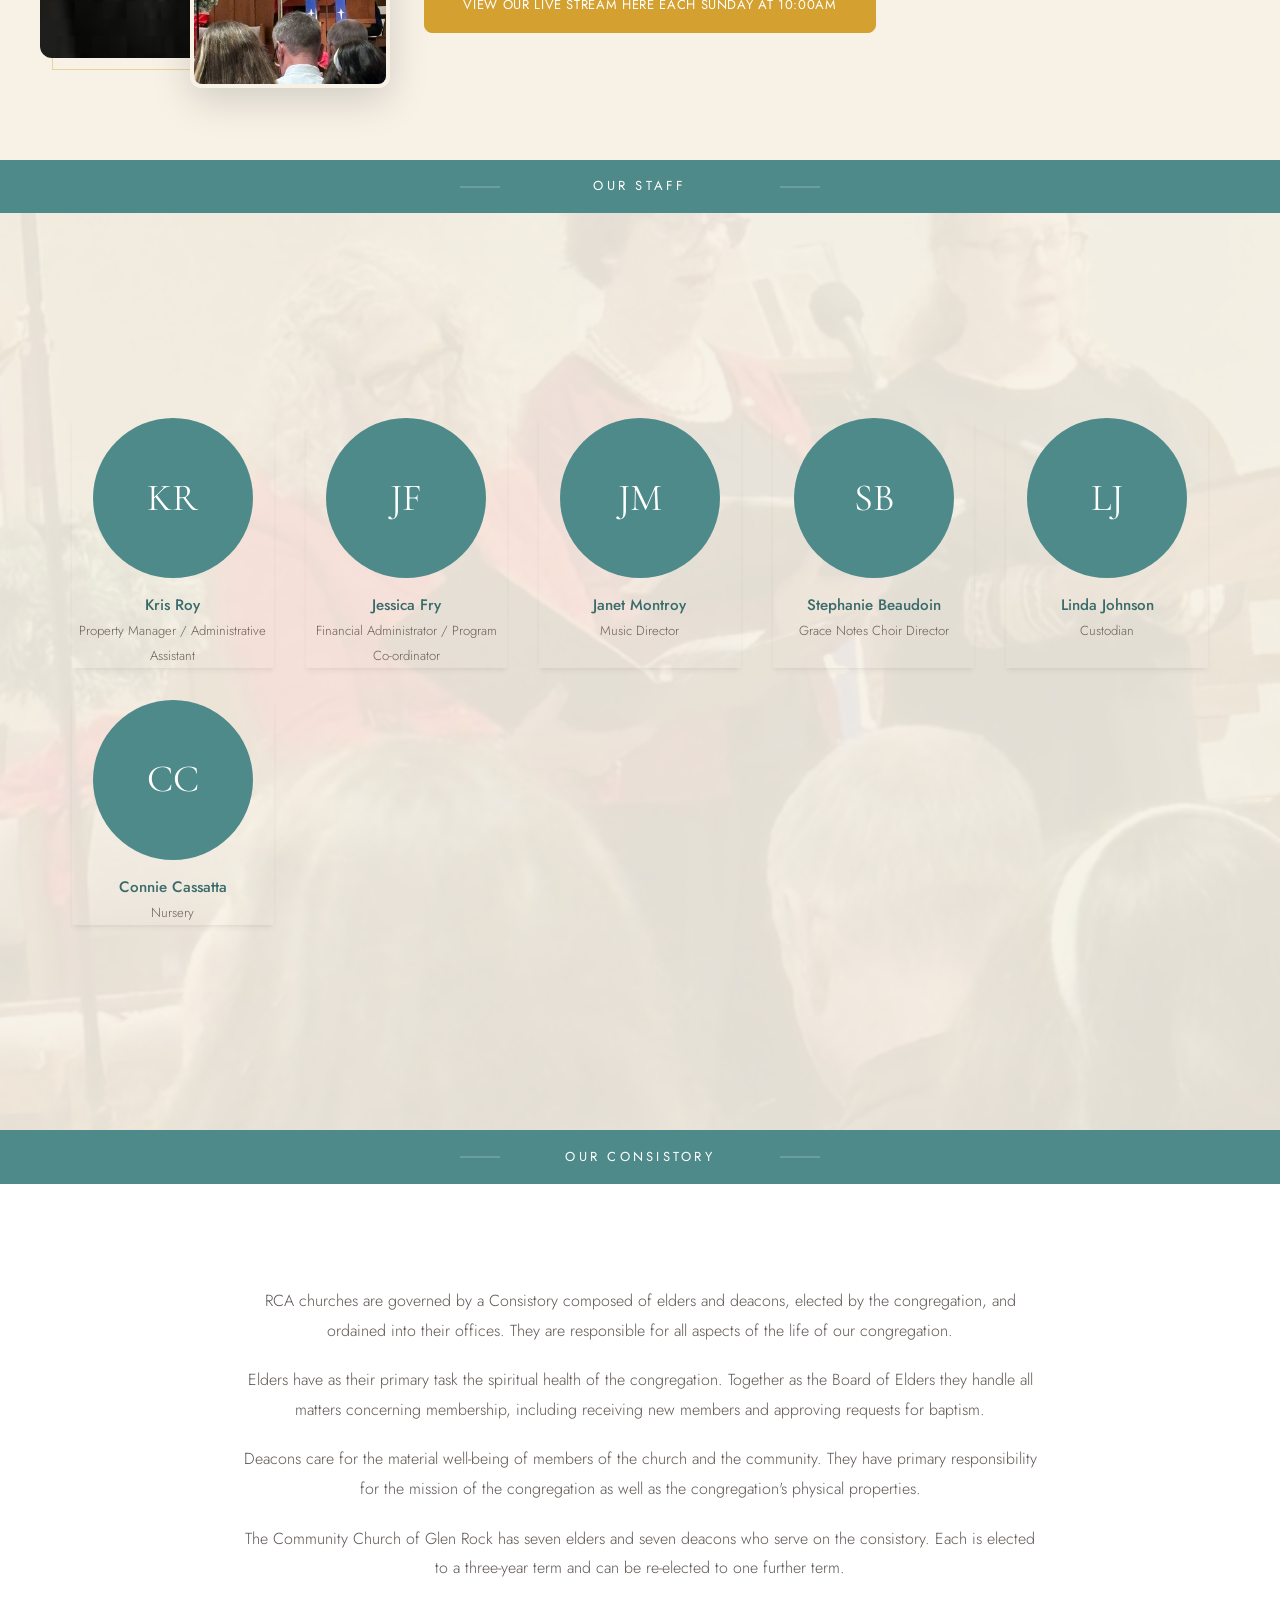
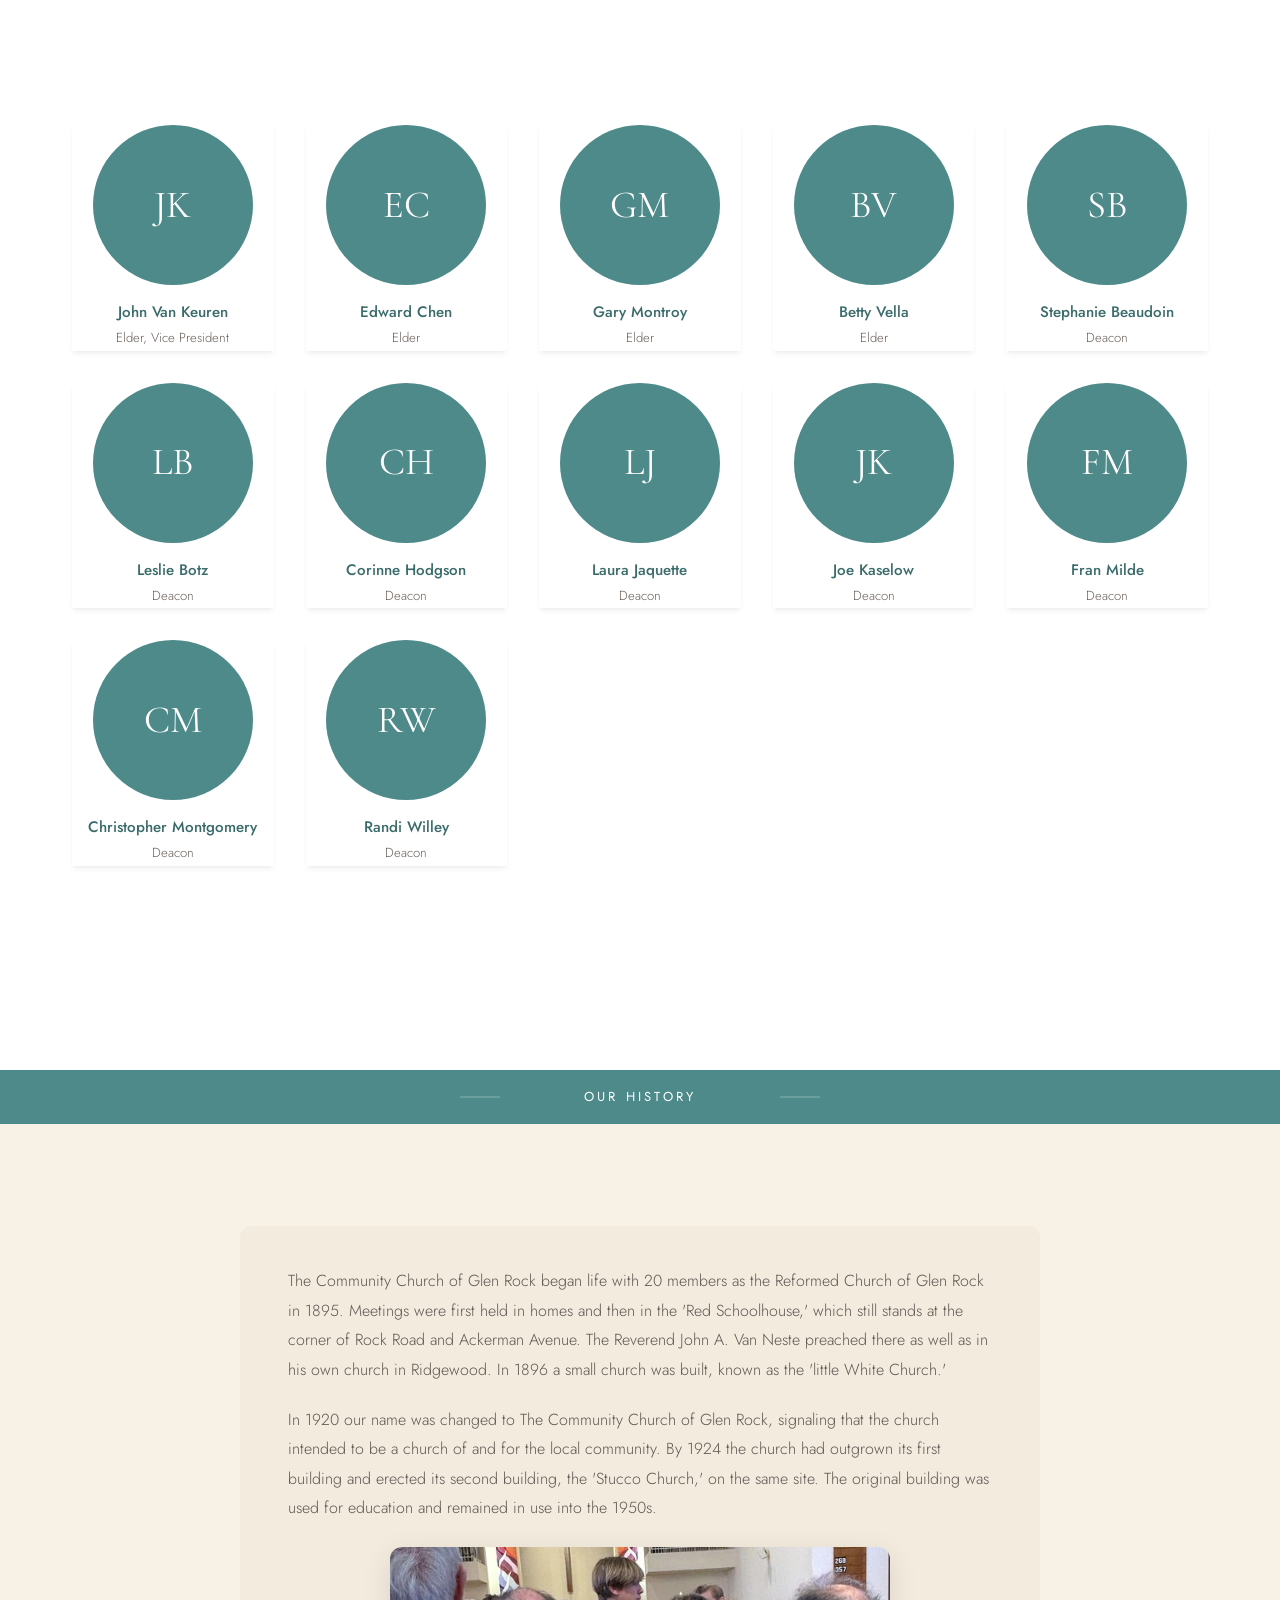
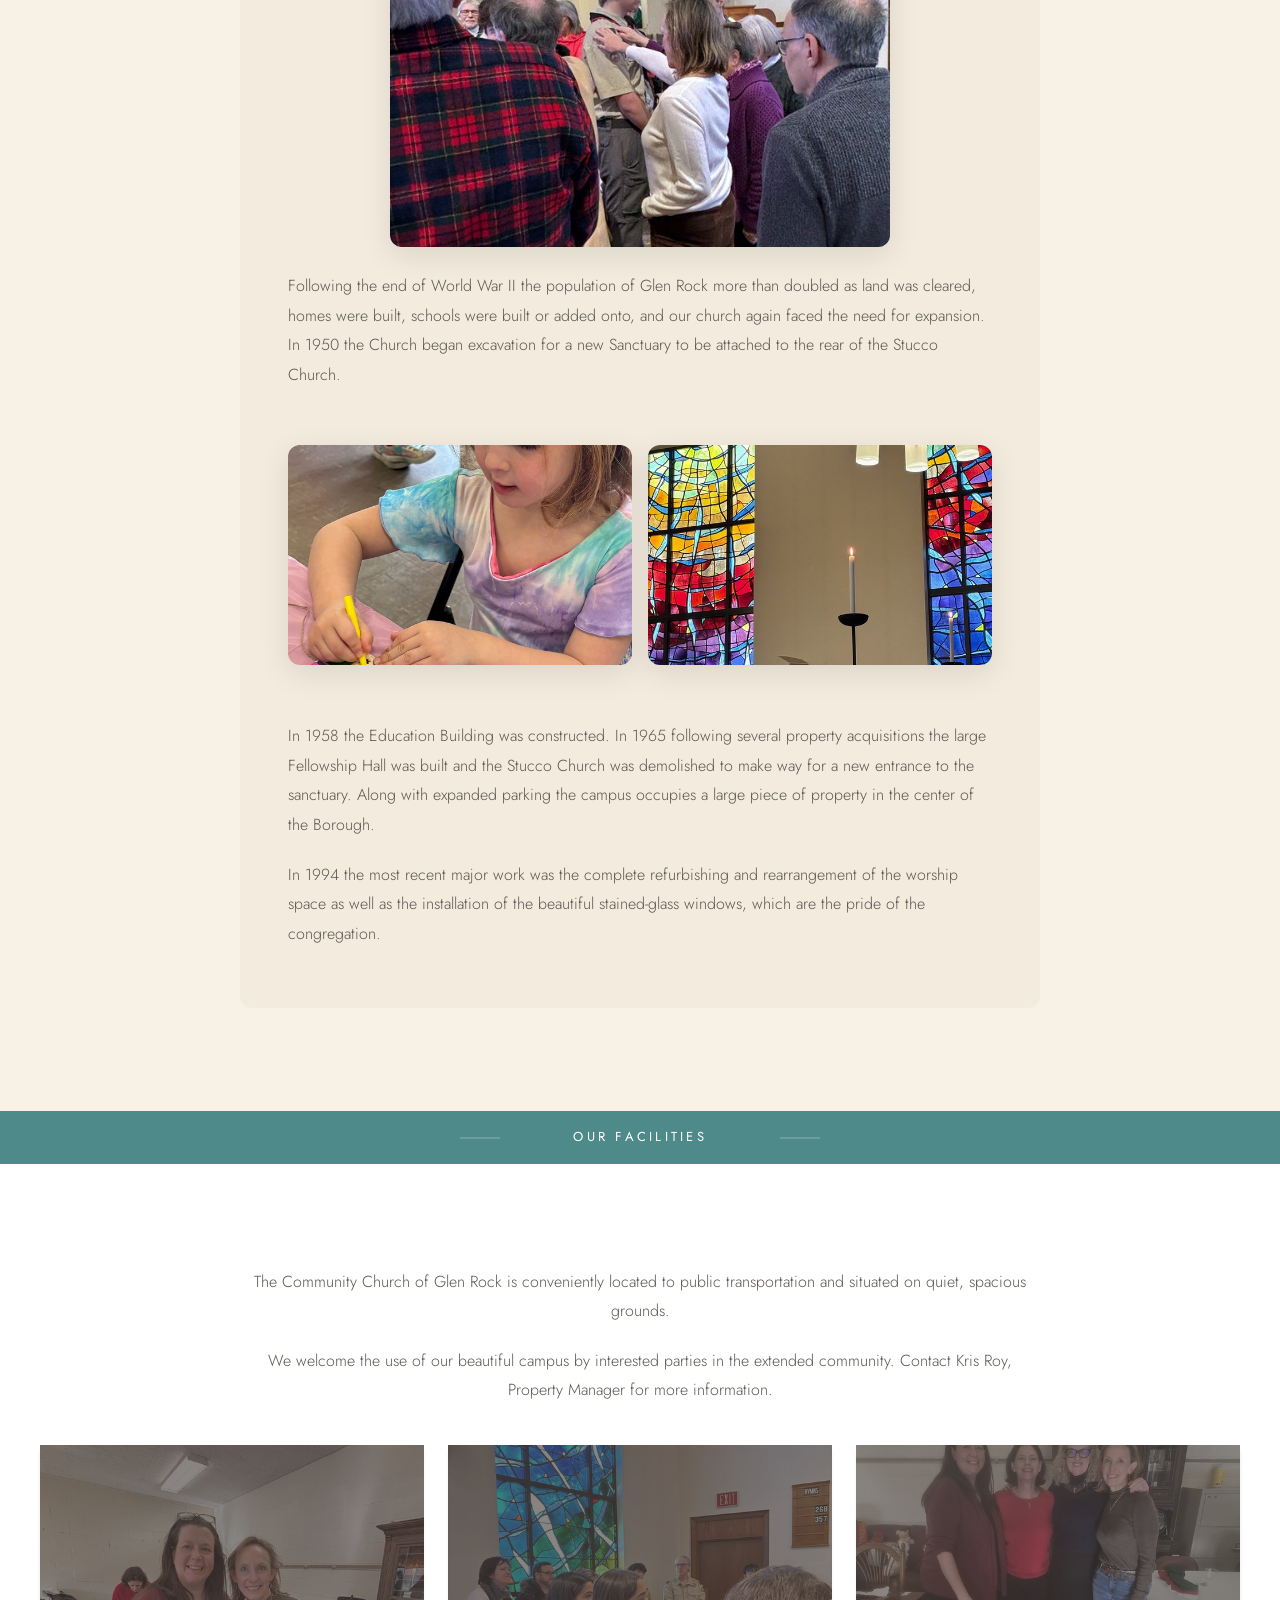
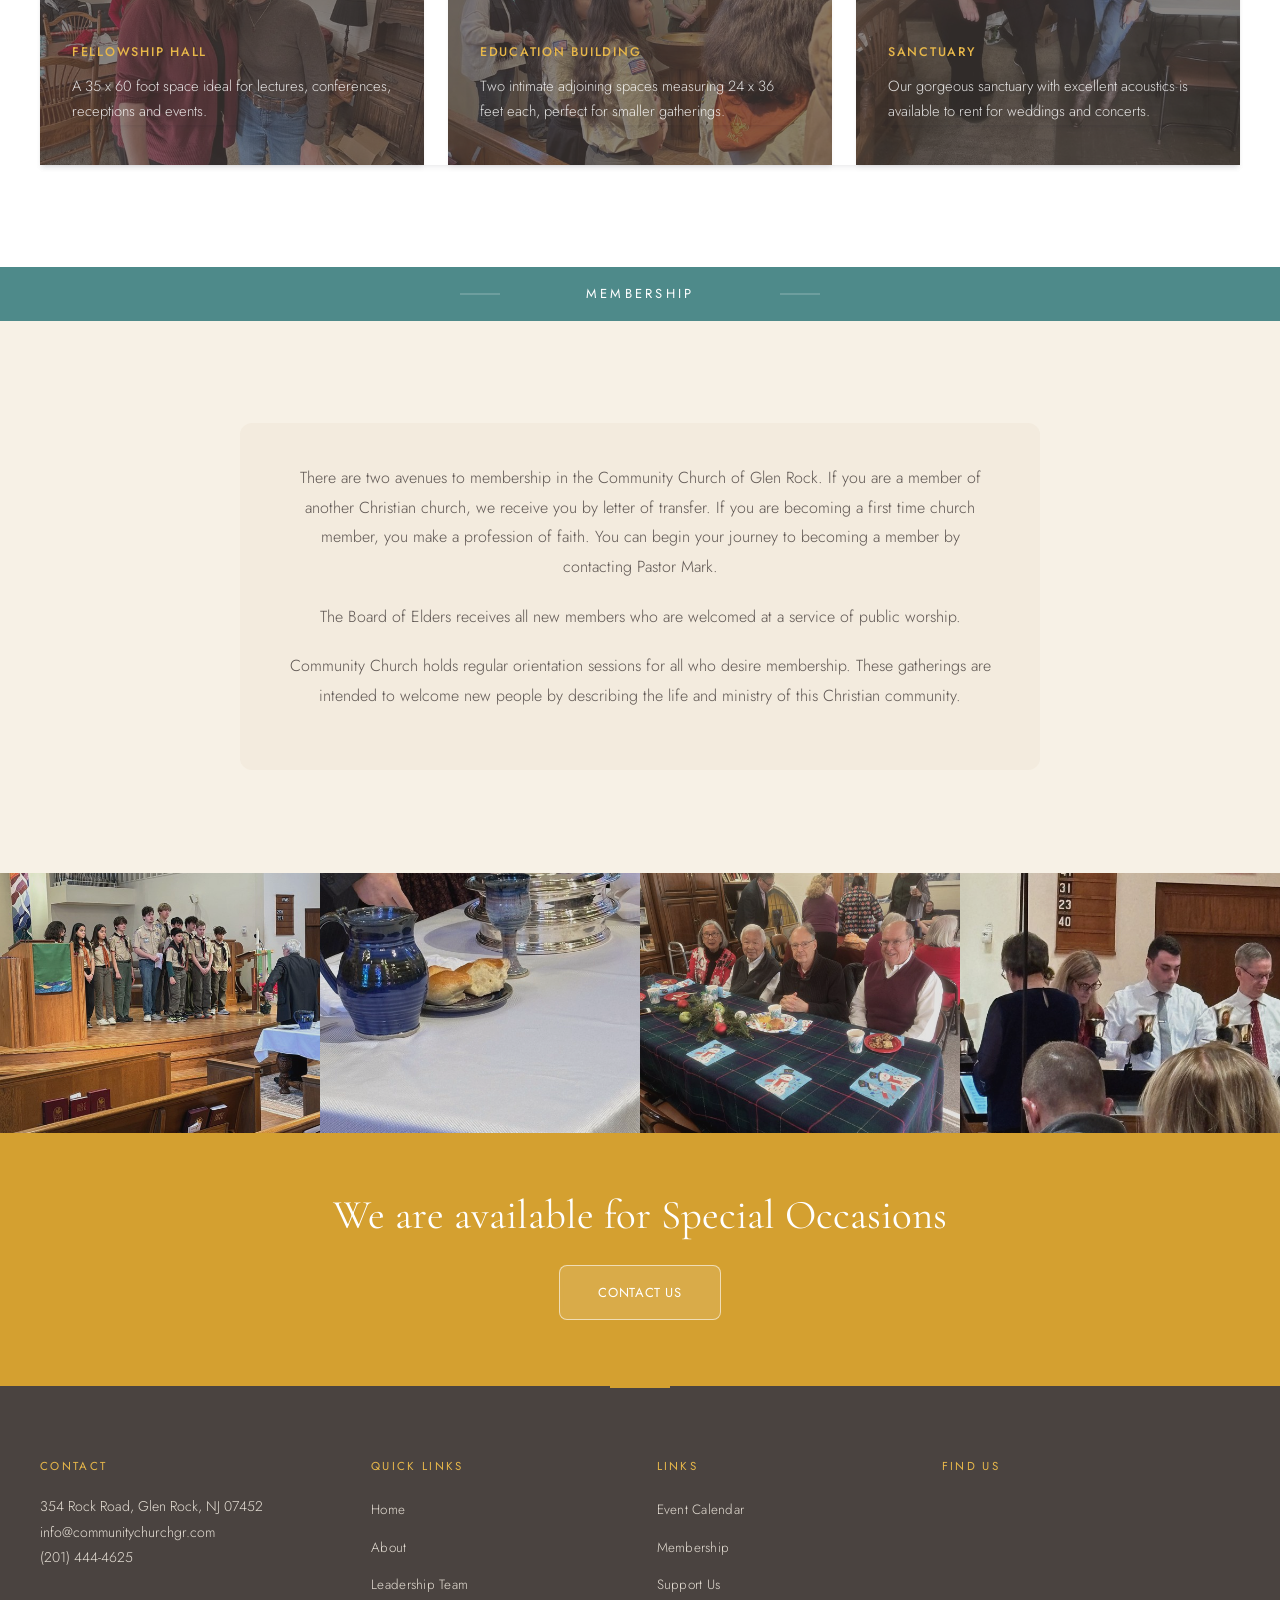
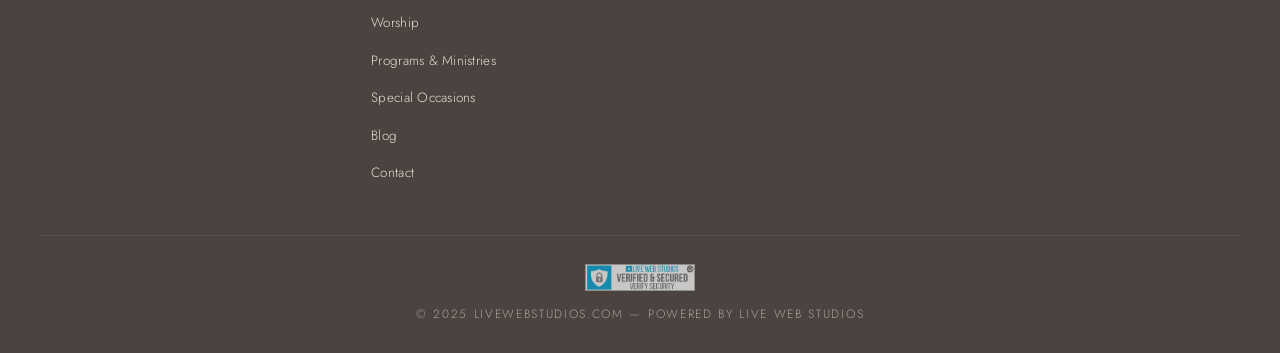
<file: about.html>
﻿<!DOCTYPE html>
<html lang="en">
<head>
  <meta charset="UTF-8">
  <link rel="icon" type="image/png" href="images/favicon.png">
  <meta name="viewport" content="width=device-width, initial-scale=1.0">
  <title>About Us — Community Church of Glen Rock | Glen Rock, NJ</title>
  <meta name="description" content="Learn about Community Church of Glen Rock's rich history, leadership, and mission. A welcoming congregation in Glen Rock, NJ since 1895.">

  <!-- Open Graph -->
  <meta property="og:title" content="About Us — Community Church of Glen Rock | Glen Rock, NJ">
  <meta property="og:description" content="Learn about Community Church of Glen Rock's rich history, leadership, and mission. A welcoming congregation in Glen Rock, NJ since 1895.">
  <meta property="og:image" content="https://communitychurchgr.com/images/26_05_18photos/stained-glass-windows-and-chandelier.jpg">
  <meta property="og:type" content="website">
  <meta property="og:url" content="https://communitychurchgr.com/about.html">

  <!-- Canonical -->
  <link rel="canonical" href="https://communitychurchgr.com/about.html">

  <!-- Fonts -->
  <link rel="preconnect" href="https://fonts.googleapis.com">
  <link rel="preconnect" href="https://fonts.gstatic.com" crossorigin>
  <link href="https://fonts.googleapis.com/css2?family=Cormorant+Garamond:ital,wght@0,300;0,400;0,600;1,300;1,400&family=Jost:wght@300;400;500;600&display=swap" rel="stylesheet">

  <!-- Styles -->
  <link rel="stylesheet" href="css/style.css">

  <!-- Page-specific styles -->
  <style>
    .hero-short { min-height: 40vh; }

    /* About intro */
    .about-intro {
      background: var(--cream);
      padding: var(--section-pad) 2rem;
      text-align: center;
    }
    .about-intro p {
      max-width: 750px;
      margin: 0 auto;
      font-family: var(--font-serif);
      font-size: clamp(1.15rem, 2.2vw, 1.4rem);
      font-weight: 300;
      line-height: 1.7;
      color: var(--charcoal);
    }

    /* ---- PHOTO STRIP ---- */
    .photo-strip {
      display: grid;
      grid-template-columns: repeat(4, 1fr);
      gap: 0;
      overflow: hidden;
    }
    .photo-strip-item {
      overflow: hidden;
      height: 260px;
      position: relative;
    }
    .photo-strip-item img {
      width: 100%;
      height: 100%;
      object-fit: cover;
      transition: transform 0.6s ease;
    }
    .photo-strip-item:hover img {
      transform: scale(1.08);
    }
    .photo-strip-item::after {
      content: '';
      position: absolute;
      inset: 0;
      background: rgba(74,67,64,0.15);
      transition: background 0.4s ease;
    }
    .photo-strip-item:hover::after {
      background: rgba(74,67,64,0);
    }

    /* ---- MINISTER ENHANCED ---- */
    .minister-photos-col {
      position: relative;
    }
    .minister-accent-photo {
      width: 200px;
      height: 160px;
      object-fit: cover;
      position: absolute;
      bottom: -30px;
      right: -30px;
      box-shadow: 0 12px 40px rgba(0,0,0,0.15);
      border: 4px solid var(--cream);
    }

    /* ---- STAFF WITH BACKGROUND PHOTO ---- */
    .staff-section {
      position: relative;
      padding: var(--section-pad) 2rem;
      overflow: hidden;
    }
    .staff-bg {
      position: absolute;
      inset: 0;
      z-index: 0;
    }
    .staff-bg img {
      width: 100%;
      height: 100%;
      object-fit: cover;
    }
    .staff-overlay {
      position: absolute;
      inset: 0;
      background: rgba(247,241,230,0.92);
      z-index: 1;
    }
    .staff-inner {
      position: relative;
      z-index: 2;
    }
    .staff-grid {
      max-width: var(--max-width);
      margin: 0 auto;
      display: grid;
      grid-template-columns: repeat(auto-fill, minmax(180px, 1fr));
      gap: 2rem;
    }
    .staff-card {
      text-align: center;
    }
    .initials-placeholder {
      width: 90px;
      height: 90px;
      border-radius: 50%;
      background: var(--teal);
      color: var(--white);
      font-family: var(--font-serif);
      font-size: 1.6rem;
      font-weight: 400;
      display: flex;
      align-items: center;
      justify-content: center;
      margin: 0 auto 0.75rem;
    }
    .staff-card h4 {
      font-size: 0.95rem;
      margin-bottom: 0.2rem;
    }
    .staff-card p {
      font-size: 0.82rem;
      color: var(--muted);
    }

    /* Consistory section */
    .consistory-section {
      padding: var(--section-pad) 2rem;
      background: var(--white);
    }
    .consistory-content {
      max-width: var(--max-width);
      margin: 0 auto;
    }
    .consistory-content p {
      max-width: 800px;
      margin: 0 auto 1.25rem;
      text-align: center;
    }
    .consistory-grid {
      max-width: var(--max-width);
      margin: 2.5rem auto 0;
      display: grid;
      grid-template-columns: repeat(auto-fill, minmax(180px, 1fr));
      gap: 2rem;
    }

    /* ---- HISTORY WITH INLINE PHOTOS ---- */
    .history-section {
      background: var(--cream);
      padding: var(--section-pad) 2rem;
    }
    .history-content {
      max-width: 800px;
      margin: 0 auto;
    }
    .history-content p {
      margin-bottom: 1.25rem;
    }
    .history-inline-photo {
      width: 100%;
      height: 300px;
      object-fit: cover;
      margin: 2rem 0;
      box-shadow: 0 8px 30px rgba(0,0,0,0.1);
    }
    .history-photo-pair {
      display: grid;
      grid-template-columns: 1fr 1fr;
      gap: 1rem;
      margin: 2rem 0;
    }
    .history-photo-pair img {
      width: 100%;
      height: 220px;
      object-fit: cover;
      box-shadow: 0 8px 30px rgba(0,0,0,0.1);
    }

    /* ---- PHOTO-BACKED FACILITY CARDS ---- */
    .facilities-section {
      padding: var(--section-pad) 2rem;
      background: var(--white);
    }
    .facilities-intro {
      max-width: 800px;
      margin: 0 auto 2.5rem;
      text-align: center;
    }
    .facilities-intro p {
      margin-bottom: 1.25rem;
    }
    .facilities-cards-grid {
      max-width: var(--max-width);
      margin: 0 auto;
      display: grid;
      grid-template-columns: repeat(auto-fit, minmax(280px, 1fr));
      gap: 1.5rem;
    }
    .facility-card-photo {
      position: relative;
      overflow: hidden;
      min-height: 320px;
      display: flex;
      align-items: flex-end;
      padding: 2.5rem 2rem;
      text-align: left;
      background: var(--charcoal);
      cursor: pointer;
    }
    .facility-card-photo img {
      position: absolute;
      inset: 0;
      width: 100%;
      height: 100%;
      object-fit: cover;
      opacity: 0.35;
      transition: opacity 0.5s ease, transform 0.8s ease;
    }
    .facility-card-photo:hover img {
      opacity: 0.5;
      transform: scale(1.05);
    }
    .facility-card-photo .card-content {
      position: relative;
      z-index: 2;
    }
    .facility-card-photo h3 {
      color: var(--gold-lt);
      margin-bottom: 0.75rem;
      font-size: 0.78rem;
    }
    .facility-card-photo p {
      color: rgba(255,255,255,0.85);
      font-size: 0.92rem;
      line-height: 1.75;
    }
    .facility-card-photo::before {
      content: '';
      position: absolute;
      top: 0; left: 0; right: 0;
      height: 2px;
      background: var(--gold);
      z-index: 3;
      transform: scaleX(0);
      transition: transform 0.4s ease;
      transform-origin: left;
    }
    .facility-card-photo:hover::before {
      transform: scaleX(1);
    }

    /* Membership section */
    .membership-section {
      background: var(--cream);
      padding: var(--section-pad) 2rem;
    }
    .membership-content {
      max-width: 800px;
      margin: 0 auto;
      text-align: center;
    }
    .membership-content p {
      margin-bottom: 1.25rem;
    }

    /* Gold CTA bar */
    .cta-bar {
      background: var(--gold);
      padding: 3.5rem 2rem;
      text-align: center;
    }
    .cta-bar h2 {
      color: var(--white);
      margin-bottom: 1.5rem;
    }
    .cta-bar .btn-outline {
      border-color: rgba(255,255,255,0.6);
      color: var(--white);
    }
    .cta-bar .btn-outline:hover {
      background: var(--white);
      color: var(--gold);
      border-color: var(--white);
    }

    /* ---- RESPONSIVE ---- */
    @media (max-width: 768px) {
      .photo-strip {
        grid-template-columns: 1fr 1fr;
        grid-template-rows: 180px 180px;
      }
      .minister-accent-photo { display: none; }
      .history-photo-pair {
        grid-template-columns: 1fr;
      }
      .history-photo-pair img {
        height: 200px;
      }
      .facilities-cards-grid {
        grid-template-columns: 1fr;
      }
      .facility-card-photo {
        min-height: 260px;
      }
    }
  </style>

  <!-- Schema -->
  <script type="application/ld+json">
  {
    "@context": "https://schema.org",
    "@type": "Church",
    "name": "Community Church of Glen Rock",
    "url": "https://communitychurchgr.com",
    "telephone": "+1-201-444-4625",
    "email": "info@communitychurchgr.com",
    "address": {
      "@type": "PostalAddress",
      "streetAddress": "354 Rock Road",
      "addressLocality": "Glen Rock",
      "addressRegion": "NJ",
      "postalCode": "07452",
      "addressCountry": "US"
    }
  }
  </script>

  <!-- Google tag (gtag.js) -->
  <script async src="https://www.googletagmanager.com/gtag/js?id=G-4VWL0PHCQ7"></script>
  <script>
    window.dataLayer = window.dataLayer || [];
    function gtag(){dataLayer.push(arguments);}
    gtag('js', new Date());
    gtag('config', 'G-4VWL0PHCQ7');
  </script>
  <!-- LWS MASTER DESIGN SYSTEM — experimental override (remove to revert) -->
  <link rel="stylesheet" href="css/lws-master.css">
</head>

<body data-content="about">
  <a href="#main-content" class="skip-link">Skip to main content</a>

  <!-- ========== UTILITY BAR ========== -->
  <div class="utility-bar">
    <div class="utility-inner">
      <a href="tel:+12014444625">CALL: 201.444.4625</a>
      <a href="#">EVENT CALENDAR</a>
      <a href="about.html#membership">MEMBERSHIP</a>
      <a href="support-us/">SUPPORT US</a>
    </div>
  </div>

  <!-- ========== MAIN NAV ========== -->
  <header class="site-header" id="site-header">
    <nav class="site-nav">

      <a href="index.html" class="nav-brand">
        <img src="images/logo.png"
             alt="Community Church of Glen Rock"
             width="220" height="auto">
      </a>

      <button class="nav-toggle" aria-label="Toggle menu" aria-expanded="false">
        <span></span><span></span><span></span>
      </button>

      <ul class="nav-menu">
        <li>
          <a href="index.html" class="nav-link">Home</a>
        </li>

        <li class="has-dropdown">
          <a href="about.html" class="nav-link active">
            About <span class="arrow">&#9662;</span>
          </a>
          <ul class="dropdown">
            <li><a href="about.html#history">Our Story &amp; History</a></li>
            <li><a href="about.html#minister">Our Minister</a></li>
            <li><a href="about.html#leadership">Leadership Team</a></li>
            <li><a href="about.html#consistory">Consistory</a></li>
            <li><a href="about.html#membership">Membership</a></li>
          </ul>
        </li>

        <li class="has-dropdown">
          <a href="worship.html" class="nav-link">
            Worship <span class="arrow">&#9662;</span>
          </a>
          <ul class="dropdown">
            <li><a href="worship.html#services">Sunday Services</a></li>
            <li><a href="worship.html#livestream">Live Stream</a></li>
            <li><a href="worship.html#special-occasions">Special Occasions</a></li>
          </ul>
        </li>

        <li class="has-dropdown">
          <a href="programs.html" class="nav-link">
            Programs &amp; Ministries <span class="arrow">&#9662;</span>
          </a>
          <ul class="dropdown">
            <li><a href="programs.html#all">All Programs</a></li>
            <li><a href="programs.html#outreach">Outreach</a></li>
            <li><a href="programs.html#thrift-shop">Thrift Shop</a></li>
          </ul>
        </li>

        <li>
          <a href="blog/" class="nav-link">Blog</a>
        </li>

        <li>
          <a href="contact.html" class="nav-link">Contact</a>
        </li>
      </ul>

    </nav>
  </header>

  <main id="main-content">

    <!-- ========== 1. PAGE HERO ========== -->
    <section class="hero hero-short">
      <div class="hero-bg">
        <img src="images/26_05_18photos/congregation-seated-in-sanctuary.jpg"
             alt="Community Church of Glen Rock sanctuary">
      </div>
      <div class="hero-overlay"></div>
      <div class="hero-content">
        <h1>About Us</h1>
      </div>
    </section>

    <!-- ========== 2. ABOUT INTRO ========== -->
    <section class="about-intro reveal">
      <p>Explore the rich tapestry of our history, values, and mission as we journey together in faith and community at Community Church of Glen Rock.</p>
    </section>

    <!-- ========== 3. PHOTO STRIP — OUR CHURCH ========== -->
    <div class="photo-strip">
      <div class="photo-strip-item"><img src="images/26_05_18photos/teen-boy-with-christmas-plates.jpg" alt="Church sanctuary interior" loading="lazy"></div>
      <div class="photo-strip-item"><img src="images/26_05_18photos/two-boys-at-easter-craft-table.jpg" alt="Congregation gathered for worship" loading="lazy"></div>
      <div class="photo-strip-item"><img src="images/26_05_18photos/woman-holding-white-earmuffs.jpg" alt="Church choir performing" loading="lazy"></div>
      <div class="photo-strip-item"><img src="images/26_05_18photos/woman-in-christmas-sweater-at-gift-table.jpg" alt="Fellowship Hall" loading="lazy"></div>
    </div>

    <!-- ========== 4. OUR MINISTER ========== -->
    <div class="section-header">
      <h2>Our Minister</h2>
    </div>

    <section class="minister-section" id="minister">
      <div class="minister-grid reveal">

        <div class="minister-photos-col">
          <div class="minister-photo">
            <img src="images/pastor-ennis.jpg"
                 alt="Rev. Mark William Ennis"
                 width="380" height="460">
          </div>
          <img src="images/26_05_18photos/pastor-at-pulpit-during-service.jpg" alt="Sunday sermon" class="minister-accent-photo" loading="lazy">
        </div>

        <div class="minister-bio">
          <span class="section-label">Our Minister</span>
          <h2 data-cms="minister-name">I'm Rev. Mark William Ennis</h2>
          <p data-cms="minister-bio">God called me to ministry when I was four years old, and I have been an ordained minister in the Reformed Church in America for the past forty years. I have ministered in parish settings as I've nurtured, counselled, preached, and prayed with people of all ages, backgrounds, and experiences. I developed a love for storytelling as a volunteer chaplain at a Christian summer camp. Currently, I am an interim pastor and hospice chaplain. I am a preacher, teacher, weekly blogger and podcaster, as well as the author of two books, about people who are healing spiritually, with a third in process. I can help you on your journey toward spiritual growth or healing. Contact me if you would like my assistance and please hear my podcasts and read my blogs. I hope that they will bless you.</p>
          <a href="https://www.youtube.com/@communitychurchofglenrock8594/stream"
             class="btn btn-gold"
             target="_blank"
             rel="noopener"
             data-cms="minister-cta">View our LIVE stream here each Sunday at 10:00am</a>
        </div>

      </div>
    </section>

    <!-- ========== 5. OUR STAFF — PHOTO BACKGROUND ========== -->
    <div class="section-header">
      <h2>Our Staff</h2>
    </div>

    <section class="staff-section" id="leadership">
      <div class="staff-bg">
        <img src="images/26_05_18photos/congregation-reading-during-church-service.jpg" alt="Church community" loading="lazy">
      </div>
      <div class="staff-overlay"></div>
      <div class="staff-inner">
        <div class="staff-grid reveal-stagger">

          <div class="staff-card">
            <div class="initials-placeholder">KR</div>
            <h4>Kris Roy</h4>
            <p>Property Manager / Administrative Assistant</p>
          </div>

          <div class="staff-card">
            <div class="initials-placeholder">JF</div>
            <h4>Jessica Fry</h4>
            <p>Financial Administrator / Program Co-ordinator</p>
          </div>

          <div class="staff-card">
            <div class="initials-placeholder">JM</div>
            <h4>Janet Montroy</h4>
            <p>Music Director</p>
          </div>

          <div class="staff-card">
            <div class="initials-placeholder">SB</div>
            <h4>Stephanie Beaudoin</h4>
            <p>Grace Notes Choir Director</p>
          </div>

          <div class="staff-card">
            <div class="initials-placeholder">LJ</div>
            <h4>Linda Johnson</h4>
            <p>Custodian</p>
          </div>

          <div class="staff-card">
            <div class="initials-placeholder">CC</div>
            <h4>Connie Cassatta</h4>
            <p>Nursery</p>
          </div>

        </div>
      </div>
    </section>

    <!-- ========== 6. OUR CONSISTORY ========== -->
    <div class="section-header">
      <h2>Our Consistory</h2>
    </div>

    <section class="consistory-section" id="consistory">
      <div class="consistory-content reveal" id="cms-consistory-intro">
        <p>RCA churches are governed by a Consistory composed of elders and deacons, elected by the congregation, and ordained into their offices. They are responsible for all aspects of the life of our congregation.</p>
        <p>Elders have as their primary task the spiritual health of the congregation. Together as the Board of Elders they handle all matters concerning membership, including receiving new members and approving requests for baptism.</p>
        <p>Deacons care for the material well-being of members of the church and the community. They have primary responsibility for the mission of the congregation as well as the congregation's physical properties.</p>
        <p>The Community Church of Glen Rock has seven elders and seven deacons who serve on the consistory. Each is elected to a three-year term and can be re-elected to one further term.</p>
      </div>

      <div class="consistory-grid reveal-stagger" id="cms-consistory-members">

        <div class="staff-card">
          <div class="initials-placeholder">KS</div>
          <h4>Keith Stewart</h4>
          <p>Deacon</p>
        </div>

        <div class="staff-card">
          <div class="initials-placeholder">JV</div>
          <h4>John Van Keuren</h4>
          <p>Elder</p>
        </div>

        <div class="staff-card">
          <div class="initials-placeholder">GS</div>
          <h4>Gail Sternitzke</h4>
          <p>Elder</p>
        </div>

        <div class="staff-card">
          <div class="initials-placeholder">LB</div>
          <h4>Laura Bird</h4>
          <p>Deacon</p>
        </div>

        <div class="staff-card">
          <div class="initials-placeholder">JF</div>
          <h4>Jessica Fry</h4>
          <p>Deacon</p>
        </div>

        <div class="staff-card">
          <div class="initials-placeholder">SB</div>
          <h4>Stephanie Beaudoin</h4>
          <p>Deacon</p>
        </div>

        <div class="staff-card">
          <div class="initials-placeholder">BV</div>
          <h4>Betty Vella</h4>
          <p>Elder</p>
        </div>

        <div class="staff-card">
          <div class="initials-placeholder">LB</div>
          <h4>Leslie Botz</h4>
          <p>Deacon</p>
        </div>

      </div>
    </section>

    <!-- ========== 7. OUR HISTORY — WITH INLINE PHOTOS ========== -->
    <div class="section-header">
      <h2>Our History</h2>
    </div>

    <section class="history-section" id="history">
      <div class="history-content reveal">
        <p data-cms="history-0">The Community Church of Glen Rock began life with 20 members as the Reformed Church of Glen Rock in 1895. Meetings were first held in homes and then in the 'Red Schoolhouse,' which still stands at the corner of Rock Road and Ackerman Avenue. The Reverend John A. Van Neste preached there as well as in his own church in Ridgewood. In 1896 a small church was built, known as the 'little White Church.'</p>

        <p data-cms="history-1">In 1920 our name was changed to The Community Church of Glen Rock, signaling that the church intended to be a church of and for the local community. By 1924 the church had outgrown its first building and erected its second building, the 'Stucco Church,' on the same site. The original building was used for education and remained in use into the 1950s.</p>

        <img src="images/26_05_18photos/congregation-gathering-in-sanctuary.jpg" alt="Community Church of Glen Rock exterior" class="history-inline-photo" loading="lazy">

        <p data-cms="history-2">Following the end of World War II the population of Glen Rock more than doubled as land was cleared, homes were built, schools were built or added onto, and our church again faced the need for expansion. In 1950 the Church began excavation for a new Sanctuary to be attached to the rear of the Stucco Church.</p>

        <div class="history-photo-pair">
          <img src="images/26_05_18photos/young-girl-painting-rock-at-craft-table.jpg" alt="Church sanctuary interior" loading="lazy">
          <img src="images/26_05_18photos/stained-glass-windows-and-chandelier.jpg" alt="Memorial garden" loading="lazy">
        </div>

        <p data-cms="history-3">In 1958 the Education Building was constructed. In 1965 following several property acquisitions the large Fellowship Hall was built and the Stucco Church was demolished to make way for a new entrance to the sanctuary. Along with expanded parking the campus occupies a large piece of property in the center of the Borough.</p>

        <p data-cms="history-4">In 1994 the most recent major work was the complete refurbishing and rearrangement of the worship space as well as the installation of the beautiful stained-glass windows, which are the pride of the congregation.</p>
      </div>
    </section>

    <!-- ========== 8. OUR FACILITIES — PHOTO-BACKED CARDS ========== -->
    <div class="section-header">
      <h2>Our Facilities</h2>
    </div>

    <section class="facilities-section" id="facilities">
      <div class="facilities-intro reveal">
        <p>The Community Church of Glen Rock is conveniently located to public transportation and situated on quiet, spacious grounds.</p>
        <p>We welcome the use of our beautiful campus by interested parties in the extended community. Contact Kris Roy, Property Manager for more information.</p>
      </div>

      <div class="facilities-cards-grid reveal-stagger">

        <div class="facility-card-photo">
          <img src="images/26_05_18photos/two-women-standing-in-fellowship-hall.jpg" alt="Fellowship Hall" loading="lazy">
          <div class="card-content">
            <h3>Fellowship Hall</h3>
            <p>A 35 x 60 foot space ideal for lectures, conferences, receptions and events.</p>
          </div>
        </div>

        <div class="facility-card-photo">
          <img src="images/26_05_18photos/youth-and-adults-near-stained-glass.jpg" alt="Education building meeting room" loading="lazy">
          <div class="card-content">
            <h3>Education Building</h3>
            <p>Two intimate adjoining spaces measuring 24 x 36 feet each, perfect for smaller gatherings.</p>
          </div>
        </div>

        <div class="facility-card-photo">
          <img src="images/26_05_18photos/christmas-gathering-four-women-standing.jpg" alt="Church sanctuary interior" loading="lazy">
          <div class="card-content">
            <h3>Sanctuary</h3>
            <p>Our gorgeous sanctuary with excellent acoustics is available to rent for weddings and concerts.</p>
          </div>
        </div>

      </div>
    </section>

    <!-- ========== 9. MEMBERSHIP ========== -->
    <div class="section-header">
      <h2>Membership</h2>
    </div>

    <section class="membership-section" id="membership">
      <div class="membership-content reveal">
        <p data-cms="about-membership-0">There are two avenues to membership in the Community Church of Glen Rock. If you are a member of another Christian church, we receive you by letter of transfer. If you are becoming a first time church member, you make a profession of faith. You can begin your journey to becoming a member by contacting one of the pastors.</p>
        <p data-cms="about-membership-1">The Board of Elders receives all new members who are welcomed at a service of public worship.</p>
        <p data-cms="about-membership-2">Community Church holds regular orientation sessions for all who desire membership. These gatherings are intended to welcome new people by describing the life and ministry of this Christian community.</p>
      </div>
    </section>

    <!-- ========== 10. GALLERY STRIP ========== -->
    <div class="photo-strip">
      <div class="photo-strip-item"><img src="images/26_05_18photos/boy-scouts-lined-up-near-chancel.jpg" alt="Christmas Eve candlelight service" loading="lazy"></div>
      <div class="photo-strip-item"><img src="images/26_05_18photos/communion-elements-chalice-and-bread.jpg" alt="Communion Sunday" loading="lazy"></div>
      <div class="photo-strip-item"><img src="images/26_05_18photos/christmas-luncheon-group-at-decorated-table.jpg" alt="Community luncheon gathering" loading="lazy"></div>
      <div class="photo-strip-item"><img src="images/26_05_18photos/congregation-gathering-near-hymn-board.jpg" alt="Palm Sunday celebration" loading="lazy"></div>
    </div>

    <!-- ========== 11. GOLD CTA BAR ========== -->
    <section class="cta-bar reveal">
      <h2>We are available for Special Occasions</h2>
      <a href="contact.html" class="btn btn-outline">Contact Us</a>
    </section>

  </main>

  <!-- ========== FOOTER ========== -->
  <footer class="site-footer">
    <div class="footer-grid">

      <div class="footer-col">
        <h4>Contact</h4>
        <p>354 Rock Road, Glen Rock, NJ 07452</p>
        <p>
          <a href="mailto:info@communitychurchgr.com">info@communitychurchgr.com</a>
        </p>
        <p>
          <a href="tel:+12014444625">(201) 444-4625</a>
        </p>
      </div>

      <div class="footer-col">
        <h4>Quick Links</h4>
        <ul>
          <li><a href="index.html">Home</a></li>
          <li><a href="about.html">About</a></li>
          <li><a href="about.html#leadership">Leadership Team</a></li>
          <li><a href="worship.html">Worship</a></li>
          <li><a href="programs.html">Programs &amp; Ministries</a></li>
          <li><a href="worship.html#special-occasions">Special Occasions</a></li>
          <li><a href="blog/">Blog</a></li>
          <li><a href="contact.html">Contact</a></li>
        </ul>
      </div>

      <div class="footer-col">
        <h4>Links</h4>
        <ul>
          <li><a href="#">Event Calendar</a></li>
          <li><a href="about.html#membership">Membership</a></li>
          <li><a href="support-us/">Support Us</a></li>
        </ul>
      </div>
      <div class="footer-col">
        <h4>Find Us</h4>
        <iframe
          src="https://www.google.com/maps/embed?pb=!1m18!1m12!1m3!1d3015.5!2d-74.1299!3d40.9601!2m3!1f0!2f0!3f0!3m2!1i1024!2i768!4f13.1!3m3!1m2!1s0x0%3A0x0!2s354+Rock+Road%2C+Glen+Rock%2C+NJ+07452!5e0!3m2!1sen!2sus!4v1"
          width="100%" height="190"
          allowfullscreen loading="lazy"
          referrerpolicy="no-referrer-when-downgrade"
          title="Map to Community Church of Glen Rock">
        </iframe>
      </div>

    </div>

    <div class="footer-bottom">
      <a href="https://livewebstudios.com" target="_blank" rel="noopener">
        <img src="images/verifiedsecured.png"
             alt="Verified and Secured by Live Web Studios"
             width="110" height="auto">
      </a>
      <p>&copy; 2025 LIVEWEBSTUDIOS.COM &mdash; POWERED BY LIVE WEB STUDIOS</p>
    </div>
  </footer>

  <!-- ========== WELCOME POPUP ========== -->
  <div class="ccgr-popup-overlay" id="ccgrPopup" role="dialog" aria-modal="true" aria-labelledby="ccgrPopupHeading" hidden>
    <div class="ccgr-popup">
      <button class="ccgr-popup__close" type="button" aria-label="Close welcome message" data-ccgr-popup-close>&times;</button>
      <div class="ccgr-popup__photo" aria-hidden="true">
        <img src="images/26_05_18photos/colorful-dyed-easter-eggs-in-carton.jpg" alt="">
      </div>
      <div class="ccgr-popup__content">
        <img src="images/logo.png" alt="Community Church of Glen Rock" class="ccgr-popup__logo">
        <span class="ccgr-popup__label">Welcome</span>
        <h2 class="ccgr-popup__heading" id="ccgrPopupHeading">Join us, in person &amp; online</h2>
        <ul class="ccgr-popup__links" id="cms-popup-links">
          <li>
            <a href="https://www.youtube.com/@communitychurchofglenrock8594/streams" class="ccgr-popup__link" target="_blank" rel="noopener">
              <span>
                <span class="ccgr-popup__link-when">Sunday 10 AM</span>
                <span class="ccgr-popup__link-title">Live Stream</span>
              </span>
              <span class="ccgr-popup__link-arrow" aria-hidden="true">&rarr;</span>
            </a>
          </li>
          <li>
            <a href="https://us02web.zoom.us/j/85619405313" class="ccgr-popup__link" target="_blank" rel="noopener">
              <span>
                <span class="ccgr-popup__link-when">Wednesday 8 PM</span>
                <span class="ccgr-popup__link-title">Bible Study on Zoom</span>
              </span>
              <span class="ccgr-popup__link-arrow" aria-hidden="true">&rarr;</span>
            </a>
          </li>
          <li>
            <a href="https://communitychurchgr.shelbynextchms.com/external/form/26d6523b-dbbd-49a8-b18a-46ccf4ece0b8" class="ccgr-popup__link" target="_blank" rel="noopener">
              <span>
                <span class="ccgr-popup__link-when">Stay Connected</span>
                <span class="ccgr-popup__link-title">Join Our Email List</span>
              </span>
              <span class="ccgr-popup__link-arrow" aria-hidden="true">&rarr;</span>
            </a>
          </li>
          <li>
            <a href="https://communitychurchgr.shelbynextchms.com/external/form/73ad9f47-3634-439f-8f99-874bec3c57b5" class="ccgr-popup__link" target="_blank" rel="noopener">
              <span>
                <span class="ccgr-popup__link-when">We're Here</span>
                <span class="ccgr-popup__link-title">Submit a Prayer Request</span>
              </span>
              <span class="ccgr-popup__link-arrow" aria-hidden="true">&rarr;</span>
            </a>
          </li>
          <li>
            <a href="https://www.amazon.com/She-Called-Women-Bible-Study/dp/0916466221" class="ccgr-popup__link" target="_blank" rel="noopener">
              <span>
                <span class="ccgr-popup__link-when">Fall Sunday AM Bible Study</span>
                <span class="ccgr-popup__link-title">Book Link</span>
              </span>
              <span class="ccgr-popup__link-arrow" aria-hidden="true">&rarr;</span>
            </a>
          </li>
        </ul>
        <button type="button" class="ccgr-popup__dismiss" data-ccgr-popup-close>No thanks</button>
      </div>
    </div>
  </div>

  <script src="js/nav.js"></script>
  <script src="cms-loader.js"></script>
  <script src="js/popup.js"></script>

</body>
</html>
</file>
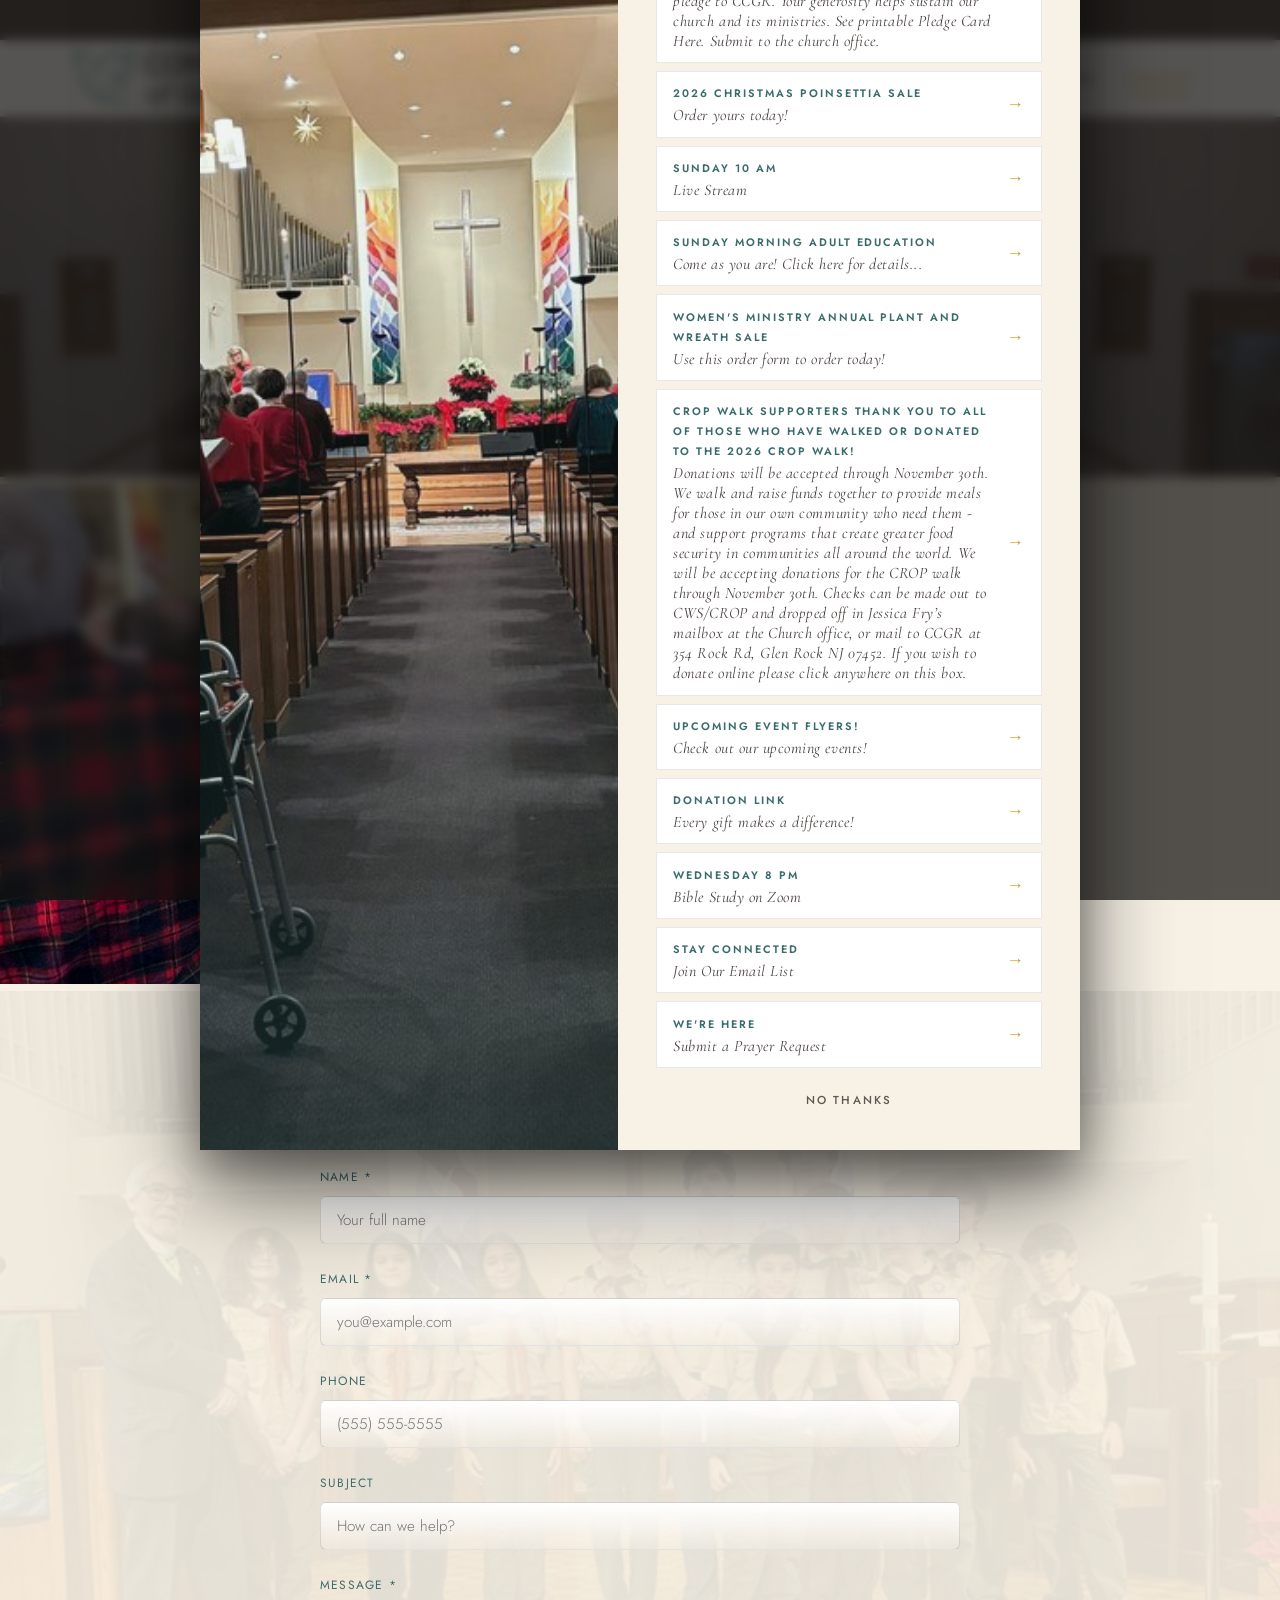
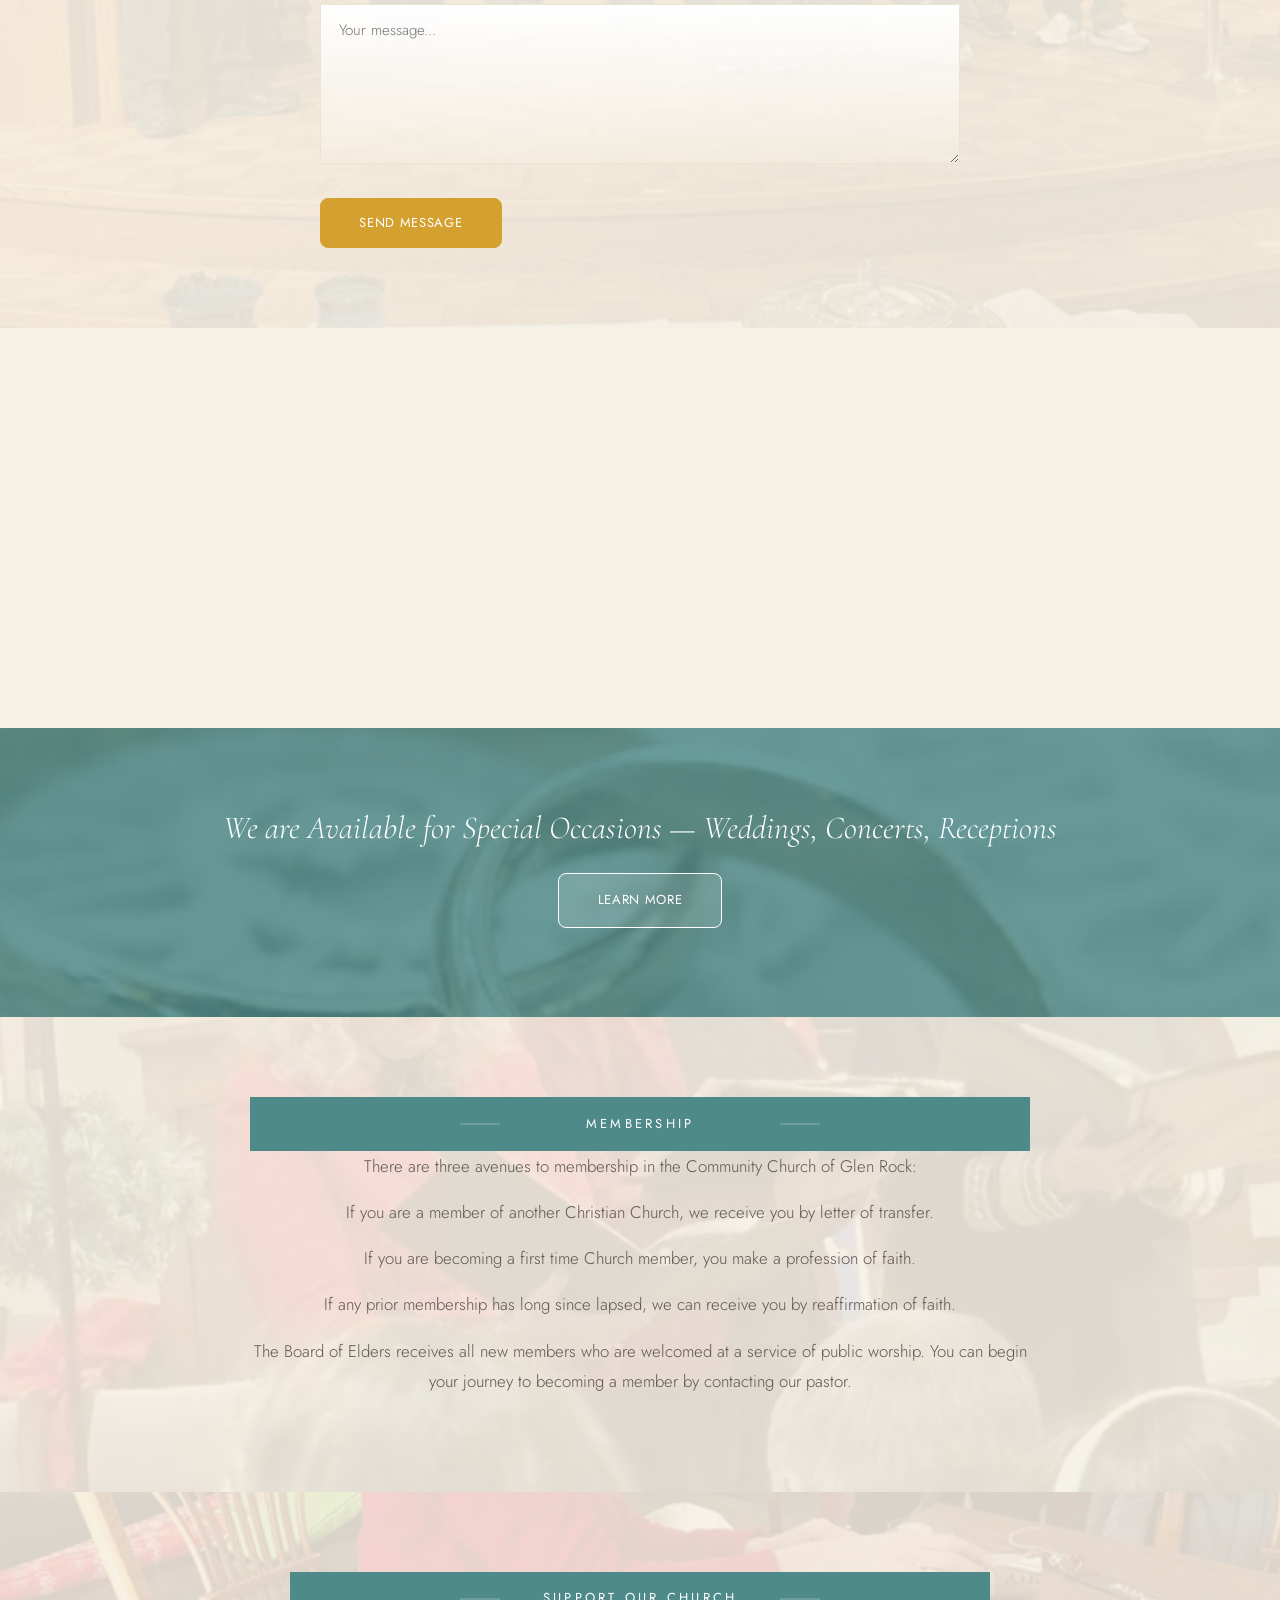
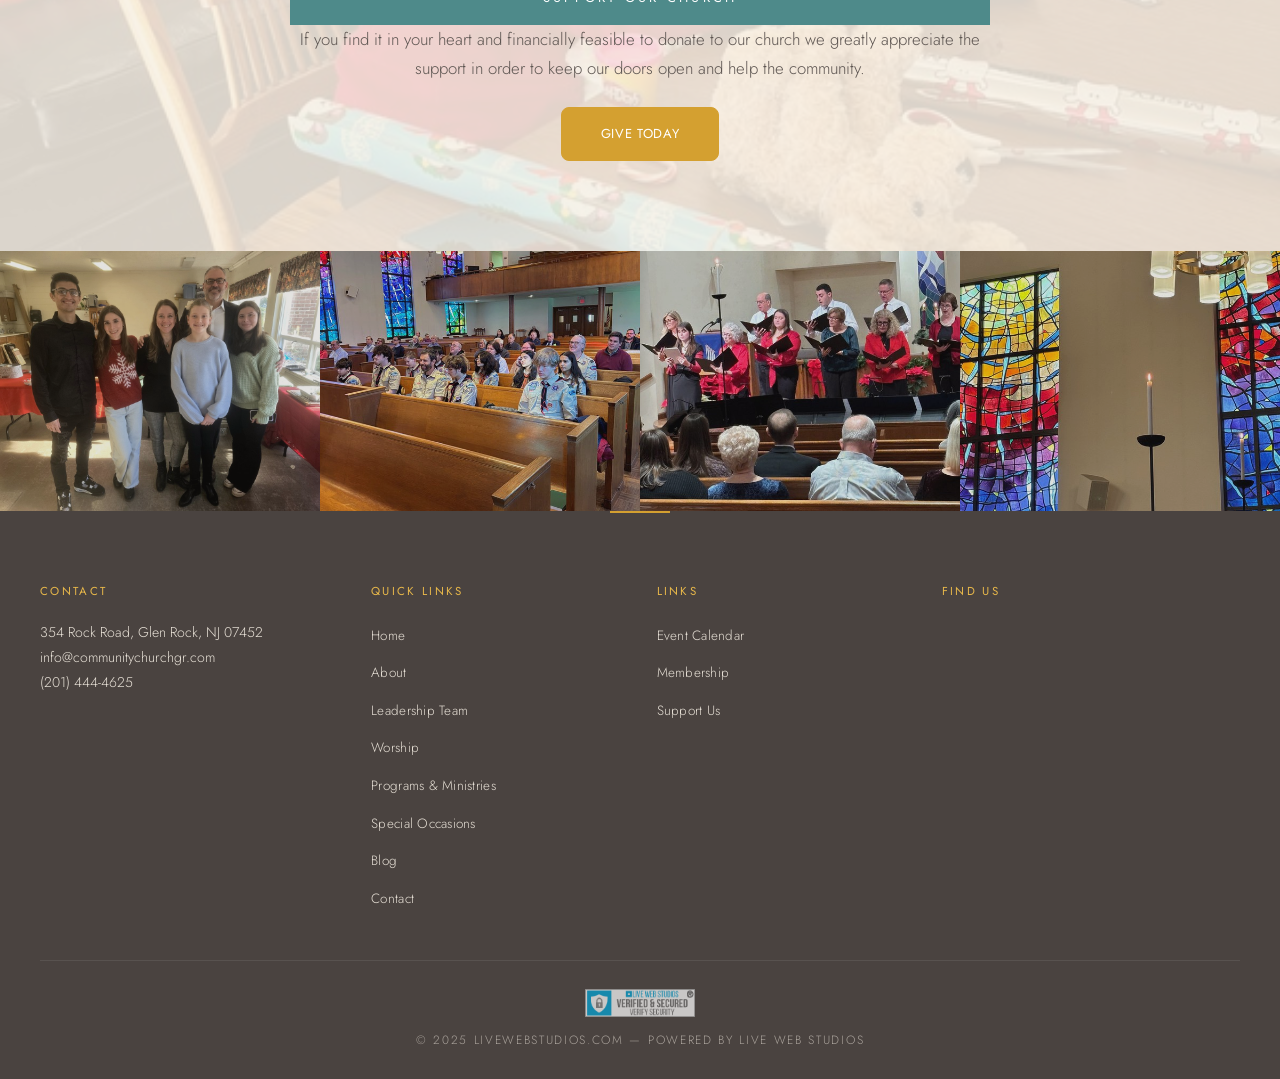
<file: contact.html>
﻿<!DOCTYPE html>
<html lang="en">
<head>
  <meta charset="UTF-8">
  <link rel="icon" type="image/png" href="images/favicon.png">
  <meta name="viewport" content="width=device-width, initial-scale=1.0">
  <title>Contact — Community Church of Glen Rock | Glen Rock, NJ</title>
  <meta name="description" content="Get in touch with Community Church of Glen Rock. Visit us at 354 Rock Road, Glen Rock, NJ 07452 or call (201) 444-4625.">

  <!-- Open Graph -->
  <meta property="og:title" content="Contact — Community Church of Glen Rock | Glen Rock, NJ">
  <meta property="og:description" content="Get in touch with Community Church of Glen Rock. Visit us at 354 Rock Road, Glen Rock, NJ 07452 or call (201) 444-4625.">
  <meta property="og:image" content="https://communitychurchgr.com/images/26_05_18photos/stained-glass-windows-and-chandelier.jpg">
  <meta property="og:type" content="website">
  <meta property="og:url" content="https://communitychurchgr.com/contact.html">

  <!-- Canonical -->
  <link rel="canonical" href="https://communitychurchgr.com/contact.html">

  <!-- Fonts -->
  <link rel="preconnect" href="https://fonts.googleapis.com">
  <link rel="preconnect" href="https://fonts.gstatic.com" crossorigin>
  <link href="https://fonts.googleapis.com/css2?family=Cormorant+Garamond:ital,wght@0,300;0,400;0,600;1,300;1,400&family=Jost:wght@300;400;500;600&display=swap" rel="stylesheet">

  <!-- Styles -->
  <link rel="stylesheet" href="css/style.css">

  <!-- Page-specific styles -->
  <style>
    /* ---- CONTACT INFO 2-COL: PHOTO + DETAILS ---- */
    .contact-split {
      display: grid;
      grid-template-columns: 1fr 1fr;
      gap: 0;
      align-items: center;
    }
    .contact-split-photo {
      overflow: hidden;
      position: relative;
      height: 500px;
      max-height: 500px;
    }
    .contact-split-photo img {
      width: 100%;
      height: 100%;
      object-fit: cover;
      transition: transform 0.8s ease;
    }
    .contact-split-photo:hover img {
      transform: scale(1.04);
    }
    .contact-split-details {
      background: var(--cream);
      display: flex;
      align-items: center;
      justify-content: center;
      padding: 4rem 3rem;
    }
    .contact-split-inner {
      max-width: 400px;
    }
    .contact-split-inner h2 {
      font-family: var(--font-serif);
      font-size: clamp(1.5rem, 3vw, 2rem);
      font-weight: 300;
      font-style: italic;
      color: var(--charcoal);
      margin-bottom: 2rem;
    }
    .contact-detail-row {
      margin-bottom: 1.5rem;
    }
    .contact-detail-row h3 {
      font-family: var(--font-sans);
      font-size: 0.72rem;
      letter-spacing: 0.2em;
      text-transform: uppercase;
      color: var(--teal);
      margin-bottom: 0.35rem;
    }
    .contact-detail-row p {
      font-family: var(--font-sans);
      font-size: 1rem;
      color: var(--dark);
      line-height: 1.6;
    }
    .contact-detail-row a {
      color: var(--teal);
      text-decoration: none;
    }
    .contact-detail-row a:hover {
      text-decoration: underline;
    }

    /* ---- FORM WITH PHOTO BG ---- */
    .contact-form-photo {
      position: relative;
      overflow: hidden;
      padding: 5rem 2rem;
    }
    .contact-form-photo .form-bg {
      position: absolute;
      inset: 0;
    }
    .contact-form-photo .form-bg img {
      width: 100%;
      height: 100%;
      object-fit: cover;
    }
    .contact-form-photo .form-overlay {
      position: absolute;
      inset: 0;
      background: rgba(247,241,230,0.92);
    }
    .contact-form-photo .form-inner {
      position: relative;
      z-index: 2;
      max-width: 700px;
      margin: 0 auto;
    }

    /* Map section */
    .map-section {
      width: 100%;
      line-height: 0;
    }
    .map-section iframe {
      width: 100%;
      height: 400px;
      border: 0;
    }

    /* ---- SPECIAL OCCASIONS WITH PHOTO BG ---- */
    .special-occasions-photo {
      position: relative;
      overflow: hidden;
      padding: 5rem 2rem;
      text-align: center;
    }
    .special-occasions-photo .occasions-bg {
      position: absolute;
      inset: 0;
    }
    .special-occasions-photo .occasions-bg img {
      width: 100%;
      height: 100%;
      object-fit: cover;
    }
    .special-occasions-photo .occasions-overlay {
      position: absolute;
      inset: 0;
      background: rgba(78,138,138,0.85);
    }
    .special-occasions-photo .occasions-inner {
      position: relative;
      z-index: 2;
    }
    .special-occasions-photo h2 {
      font-family: var(--font-serif);
      color: var(--white);
      font-size: clamp(1.5rem, 3vw, 2rem);
      font-weight: 300;
      font-style: italic;
      margin-bottom: 1.5rem;
    }
    .special-occasions-photo .btn-outline {
      border-color: var(--white);
      color: var(--white);
    }
    .special-occasions-photo .btn-outline:hover {
      background: var(--white);
      color: var(--teal);
    }

    /* ---- MEMBERSHIP WITH PHOTO BG ---- */
    .membership-photo {
      position: relative;
      overflow: hidden;
      padding: 5rem 2rem;
    }
    .membership-photo .membership-bg {
      position: absolute;
      inset: 0;
    }
    .membership-photo .membership-bg img {
      width: 100%;
      height: 100%;
      object-fit: cover;
    }
    .membership-photo .membership-overlay {
      position: absolute;
      inset: 0;
      background: rgba(247,241,230,0.90);
    }
    .membership-photo .membership-inner {
      position: relative;
      z-index: 2;
      max-width: 780px;
      margin: 0 auto;
      text-align: center;
    }
    .membership-photo p {
      font-family: var(--font-sans);
      font-size: 1.05rem;
      line-height: 1.8;
      color: var(--dark);
      margin-bottom: 1rem;
    }

    /* ---- DONATE WITH PHOTO BG ---- */
    .donate-photo {
      position: relative;
      overflow: hidden;
      padding: 5rem 2rem;
      text-align: center;
    }
    .donate-photo .donate-bg {
      position: absolute;
      inset: 0;
    }
    .donate-photo .donate-bg img {
      width: 100%;
      height: 100%;
      object-fit: cover;
    }
    .donate-photo .donate-overlay {
      position: absolute;
      inset: 0;
      background: rgba(247,241,230,0.88);
    }
    .donate-photo .donate-inner {
      position: relative;
      z-index: 2;
      max-width: 700px;
      margin: 0 auto;
    }
    .donate-photo p {
      font-family: var(--font-sans);
      font-size: 1.05rem;
      line-height: 1.7;
      color: var(--dark);
      margin-bottom: 1.5rem;
    }

    /* ---- PHOTO STRIP ---- */
    .photo-strip {
      display: grid;
      grid-template-columns: repeat(4, 1fr);
      gap: 0;
      overflow: hidden;
    }
    .photo-strip-item {
      overflow: hidden;
      height: 260px;
      position: relative;
    }
    .photo-strip-item img {
      width: 100%;
      height: 100%;
      object-fit: cover;
      transition: transform 0.6s ease;
    }
    .photo-strip-item:hover img {
      transform: scale(1.08);
    }
    .photo-strip-item::after {
      content: '';
      position: absolute;
      inset: 0;
      background: rgba(74,67,64,0.15);
      transition: background 0.4s ease;
    }
    .photo-strip-item:hover::after {
      background: rgba(74,67,64,0);
    }

    /* ---- RESPONSIVE ---- */
    @media (max-width: 768px) {
      .contact-split { grid-template-columns: 1fr; }
      .contact-split-photo { min-height: 280px; }
      .contact-split-details { padding: 3rem 2rem; }
      .photo-strip {
        grid-template-columns: 1fr 1fr;
        grid-template-rows: 180px 180px;
      }
    }
  </style>

  <!-- Schema -->
  <script type="application/ld+json">
  {
    "@context": "https://schema.org",
    "@type": "Church",
    "name": "Community Church of Glen Rock",
    "url": "https://communitychurchgr.com",
    "telephone": "+1-201-444-4625",
    "email": "info@communitychurchgr.com",
    "address": {
      "@type": "PostalAddress",
      "streetAddress": "354 Rock Road",
      "addressLocality": "Glen Rock",
      "addressRegion": "NJ",
      "postalCode": "07452",
      "addressCountry": "US"
    },
    "geo": {
      "@type": "GeoCoordinates",
      "latitude": 40.9601,
      "longitude": -74.1299
    },
    "openingHours": "Su 10:00-11:00",
    "sameAs": []
  }
  </script>
  <!-- Google tag (gtag.js) -->
  <script async src="https://www.googletagmanager.com/gtag/js?id=G-4VWL0PHCQ7"></script>
  <script>
    window.dataLayer = window.dataLayer || [];
    function gtag(){dataLayer.push(arguments);}
    gtag('js', new Date());
    gtag('config', 'G-4VWL0PHCQ7');
  </script>
  <!-- LWS MASTER DESIGN SYSTEM — experimental override (remove to revert) -->
  <link rel="stylesheet" href="css/lws-master.css">
</head>

<body data-content="contact">
  <a href="#main-content" class="skip-link">Skip to main content</a>

  <!-- ========== UTILITY BAR ========== -->
  <div class="utility-bar">
    <div class="utility-inner">
      <a href="tel:+12014444625">CALL: 201.444.4625</a>
      <a href="#">EVENT CALENDAR</a>
      <a href="about.html#membership">MEMBERSHIP</a>
      <a href="support-us/">SUPPORT US</a>
    </div>
  </div>

  <!-- ========== MAIN NAV ========== -->
  <header class="site-header" id="site-header">
    <nav class="site-nav">

      <a href="index.html" class="nav-brand">
        <img src="images/logo.png"
             alt="Community Church of Glen Rock"
             width="220" height="auto">
      </a>

      <button class="nav-toggle" aria-label="Toggle menu" aria-expanded="false">
        <span></span><span></span><span></span>
      </button>

      <ul class="nav-menu">
        <li>
          <a href="index.html" class="nav-link">Home</a>
        </li>

        <li class="has-dropdown">
          <a href="about.html" class="nav-link">
            About <span class="arrow">&#9662;</span>
          </a>
          <ul class="dropdown">
            <li><a href="about.html#history">Our Story &amp; History</a></li>
            <li><a href="about.html#minister">Our Minister</a></li>
            <li><a href="about.html#leadership">Leadership Team</a></li>
            <li><a href="about.html#consistory">Consistory</a></li>
            <li><a href="about.html#membership">Membership</a></li>
          </ul>
        </li>

        <li class="has-dropdown">
          <a href="worship.html" class="nav-link">
            Worship <span class="arrow">&#9662;</span>
          </a>
          <ul class="dropdown">
            <li><a href="worship.html#services">Sunday Services</a></li>
            <li><a href="worship.html#livestream">Live Stream</a></li>
            <li><a href="worship.html#special-occasions">Special Occasions</a></li>
          </ul>
        </li>

        <li class="has-dropdown">
          <a href="programs.html" class="nav-link">
            Programs &amp; Ministries <span class="arrow">&#9662;</span>
          </a>
          <ul class="dropdown">
            <li><a href="programs.html#all">All Programs</a></li>
            <li><a href="programs.html#outreach">Outreach</a></li>
            <li><a href="programs.html#thrift-shop">Thrift Shop</a></li>
          </ul>
        </li>

        <li>
          <a href="blog/" class="nav-link">Blog</a>
        </li>

        <li>
          <a href="contact.html" class="nav-link active">Contact</a>
        </li>
      </ul>

    </nav>
  </header>

  <main id="main-content">

    <!-- ========== 1. HERO ========== -->
    <section class="hero hero-short">
      <div class="hero-bg">
        <img src="images/26_05_18photos/church-sanctuary-interior-with-cross-and-organ.jpg"
             alt="Community Church of Glen Rock sanctuary interior">
      </div>
      <div class="hero-overlay"></div>
      <div class="hero-content">
        <h1>Contact Us</h1>
      </div>
    </section>

    <!-- ========== 2. CONTACT INFO — PHOTO + DETAILS ========== -->
    <section class="contact-split reveal">
      <div class="contact-split-photo">
        <img src="images/26_05_18photos/congregation-gathering-in-sanctuary.jpg" alt="Community Church of Glen Rock front entrance" loading="lazy">
      </div>
      <div class="contact-split-details">
        <div class="contact-split-inner">
          <h2>Get in Touch</h2>

          <div class="contact-detail-row">
            <h3>Address</h3>
            <p>354 Rock Road<br>Glen Rock, NJ 07452</p>
          </div>

          <div class="contact-detail-row">
            <h3>Email</h3>
            <p><a href="mailto:info@communitychurchgr.com">info@communitychurchgr.com</a></p>
          </div>

          <div class="contact-detail-row">
            <h3>Phone</h3>
            <p><a href="tel:+12014444625">(201) 444-4625</a></p>
          </div>

          <div class="contact-detail-row">
            <h3>Fax</h3>
            <p>(201) 444-4633</p>
          </div>
        </div>
      </div>
    </section>

    <!-- ========== 3. CONTACT FORM — PHOTO BG ========== -->
    <section class="contact-form-photo">
      <div class="form-bg">
        <img src="images/26_05_18photos/boy-scout-troop-at-front-of-sanctuary.jpg" alt="Church sanctuary interior" loading="lazy">
      </div>
      <div class="form-overlay"></div>
      <div class="form-inner">
        <div class="section-header">
          <h2>Send Us a Message</h2>
        </div>
        <form class="contact-form reveal" action="https://formspree.io/f/mpqkryvn" method="POST" aria-label="Contact form">
          <p class="form-required-note" style="font-size:0.72rem;color:var(--muted);margin-bottom:1.25rem;letter-spacing:0.06em;">Fields marked <abbr title="required">*</abbr> are required.</p>
          <!-- Formspree redirect: absolute URL required. If the site is served under a subpath (e.g. /newsite/), set value to https://communitychurchgr.com/newsite/thank-you.html -->
          <input type="hidden" name="_next" value="https://communitychurchgr.com/thank-you.html">

          <div class="form-group">
            <label for="name">Name <span aria-hidden="true">*</span></label>
            <input type="text" id="name" name="name" required placeholder="Your full name">
          </div>

          <div class="form-group">
            <label for="email">Email <span aria-hidden="true">*</span></label>
            <input type="email" id="email" name="email" required placeholder="you@example.com">
          </div>

          <div class="form-group">
            <label for="phone">Phone</label>
            <input type="tel" id="phone" name="phone" placeholder="(555) 555-5555">
          </div>

          <div class="form-group">
            <label for="subject">Subject</label>
            <input type="text" id="subject" name="subject" placeholder="How can we help?">
          </div>

          <div class="form-group">
            <label for="message">Message <span aria-hidden="true">*</span></label>
            <textarea id="message" name="message" required placeholder="Your message..."></textarea>
          </div>

          <button type="submit" class="btn btn-gold">Send Message</button>

        </form>
      </div>
    </section>

    <!-- ========== 4. MAP ========== -->
    <section class="map-section reveal">
      <iframe
        src="https://www.google.com/maps/embed?pb=!1m18!1m12!1m3!1d3015.5!2d-74.1299!3d40.9601!2m3!1f0!2f0!3f0!3m2!1i1024!2i768!4f13.1!3m3!1m2!1s0x0%3A0x0!2s354+Rock+Road%2C+Glen+Rock%2C+NJ+07452!5e0!3m2!1sen!2sus!4v1"
        allowfullscreen loading="lazy"
        referrerpolicy="no-referrer-when-downgrade"
        title="Map to Community Church of Glen Rock">
      </iframe>
    </section>

    <!-- ========== 5. SPECIAL OCCASIONS — PHOTO BG ========== -->
    <section class="special-occasions-photo reveal">
      <div class="occasions-bg">
        <img src="images/wedding-rings.jpg" alt="Wedding rings for special occasions" loading="lazy">
      </div>
      <div class="occasions-overlay"></div>
      <div class="occasions-inner">
        <h2>We are Available for Special Occasions &mdash; Weddings, Concerts, Receptions</h2>
        <a href="worship.html#special-occasions" class="btn btn-outline">Learn More</a>
      </div>
    </section>

    <!-- ========== 6. MEMBERSHIP — PHOTO BG ========== -->
    <section class="membership-photo reveal" id="membership">
      <div class="membership-bg">
        <img src="images/26_05_18photos/congregation-reading-during-church-service.jpg" alt="Church community gathering" loading="lazy">
      </div>
      <div class="membership-overlay"></div>
      <div class="membership-inner">
        <div class="section-header">
          <h2>Membership</h2>
        </div>
        <p data-cms="contact-membership-0">There are three avenues to membership in the Community Church of Glen Rock:</p>
        <p data-cms="contact-membership-1">If you are a member of another Christian Church, we receive you by letter of transfer.</p>
        <p data-cms="contact-membership-2">If you are becoming a first time Church member, you make a profession of faith.</p>
        <p data-cms="contact-membership-3">If any prior membership has long since lapsed, we can receive you by reaffirmation of faith.</p>
        <p data-cms="contact-membership-4">The Board of Elders receives all new members who are welcomed at a service of public worship. You can begin your journey to becoming a member by contacting our pastor.</p>
      </div>
    </section>

    <!-- ========== 7. DONATE — PHOTO BG ========== -->
    <section class="donate-photo reveal">
      <div class="donate-bg">
        <img src="images/26_05_18photos/child-with-teddy-bear-and-christmas-gifts.jpg" alt="Hands giving generously" loading="lazy">
      </div>
      <div class="donate-overlay"></div>
      <div class="donate-inner">
        <div class="section-header">
          <h2>Support Our Church</h2>
        </div>
        <p>If you find it in your heart and financially feasible to donate to our church we greatly appreciate the support in order to keep our doors open and help the community.</p>
        <a href="#" class="btn btn-gold">Give Today</a>
      </div>
    </section>

    <!-- ========== 8. PHOTO STRIP ========== -->
    <div class="photo-strip">
      <div class="photo-strip-item"><img src="images/26_05_18photos/christmas-event-youth-and-adults-group.jpg" alt="Christmas Eve candlelight service" loading="lazy"></div>
      <div class="photo-strip-item"><img src="images/26_05_18photos/children-lined-up-in-church-aisle.jpg" alt="Baptism ceremony" loading="lazy"></div>
      <div class="photo-strip-item"><img src="images/26_05_18photos/choir-singing-in-sanctuary.jpg" alt="Handbell choir performance" loading="lazy"></div>
      <div class="photo-strip-item"><img src="images/26_05_18photos/stained-glass-windows-and-chandelier.jpg" alt="Memorial garden" loading="lazy"></div>
    </div>

  </main>

  <!-- ========== FOOTER ========== -->
  <footer class="site-footer">
    <div class="footer-grid">

      <div class="footer-col">
        <h4>Contact</h4>
        <p data-cms="footer-address">354 Rock Road, Glen Rock, NJ 07452</p>
        <p>
          <a href="mailto:info@communitychurchgr.com"
             data-cms="footer-email">info@communitychurchgr.com</a>
        </p>
        <p>
          <a href="tel:+12014444625"
             data-cms="footer-phone">(201) 444-4625</a>
        </p>
      </div>

      <div class="footer-col">
        <h4>Quick Links</h4>
        <ul>
          <li><a href="index.html">Home</a></li>
          <li><a href="about.html">About</a></li>
          <li><a href="about.html#leadership">Leadership Team</a></li>
          <li><a href="worship.html">Worship</a></li>
          <li><a href="programs.html">Programs &amp; Ministries</a></li>
          <li><a href="worship.html#special-occasions">Special Occasions</a></li>
          <li><a href="blog/">Blog</a></li>
          <li><a href="contact.html">Contact</a></li>
        </ul>
      </div>

      <div class="footer-col">
        <h4>Links</h4>
        <ul>
          <li><a href="#">Event Calendar</a></li>
          <li><a href="about.html#membership">Membership</a></li>
          <li><a href="support-us/">Support Us</a></li>
        </ul>
      </div>
      <div class="footer-col">
        <h4>Find Us</h4>
        <iframe
          src="https://www.google.com/maps/embed?pb=!1m18!1m12!1m3!1d3015.5!2d-74.1299!3d40.9601!2m3!1f0!2f0!3f0!3m2!1i1024!2i768!4f13.1!3m3!1m2!1s0x0%3A0x0!2s354+Rock+Road%2C+Glen+Rock%2C+NJ+07452!5e0!3m2!1sen!2sus!4v1"
          width="100%" height="190"
          allowfullscreen loading="lazy"
          referrerpolicy="no-referrer-when-downgrade"
          title="Map to Community Church of Glen Rock">
        </iframe>
      </div>

    </div>

    <div class="footer-bottom">
      <a href="https://livewebstudios.com" target="_blank" rel="noopener">
        <img src="images/verifiedsecured.png"
             alt="Verified and Secured by Live Web Studios"
             width="110" height="auto">
      </a>
      <p>&copy; 2025 LIVEWEBSTUDIOS.COM &mdash; POWERED BY LIVE WEB STUDIOS</p>
    </div>
  </footer>

  <!-- ========== WELCOME POPUP ========== -->
  <div class="ccgr-popup-overlay" id="ccgrPopup" role="dialog" aria-modal="true" aria-labelledby="ccgrPopupHeading" hidden>
    <div class="ccgr-popup">
      <button class="ccgr-popup__close" type="button" aria-label="Close welcome message" data-ccgr-popup-close>&times;</button>
      <div class="ccgr-popup__photo" aria-hidden="true">
        <img src="images/26_05_18photos/congregation-seated-in-sanctuary.jpg" alt="">
      </div>
      <div class="ccgr-popup__content">
        <img src="images/logo.png" alt="Community Church of Glen Rock" class="ccgr-popup__logo">
        <span class="ccgr-popup__label">Welcome</span>
        <h2 class="ccgr-popup__heading" id="ccgrPopupHeading">Join us, in person &amp; online</h2>
        <ul class="ccgr-popup__links" id="cms-popup-links">
          <li>
            <a href="https://www.youtube.com/@communitychurchofglenrock8594/streams" class="ccgr-popup__link" target="_blank" rel="noopener">
              <span>
                <span class="ccgr-popup__link-when">Sunday 10 AM</span>
                <span class="ccgr-popup__link-title">Live Stream</span>
              </span>
              <span class="ccgr-popup__link-arrow" aria-hidden="true">&rarr;</span>
            </a>
          </li>
          <li>
            <a href="https://us02web.zoom.us/j/85619405313" class="ccgr-popup__link" target="_blank" rel="noopener">
              <span>
                <span class="ccgr-popup__link-when">Wednesday 8 PM</span>
                <span class="ccgr-popup__link-title">Bible Study on Zoom</span>
              </span>
              <span class="ccgr-popup__link-arrow" aria-hidden="true">&rarr;</span>
            </a>
          </li>
          <li>
            <a href="https://communitychurchgr.shelbynextchms.com/external/form/26d6523b-dbbd-49a8-b18a-46ccf4ece0b8" class="ccgr-popup__link" target="_blank" rel="noopener">
              <span>
                <span class="ccgr-popup__link-when">Stay Connected</span>
                <span class="ccgr-popup__link-title">Join Our Email List</span>
              </span>
              <span class="ccgr-popup__link-arrow" aria-hidden="true">&rarr;</span>
            </a>
          </li>
          <li>
            <a href="https://communitychurchgr.shelbynextchms.com/external/form/73ad9f47-3634-439f-8f99-874bec3c57b5" class="ccgr-popup__link" target="_blank" rel="noopener">
              <span>
                <span class="ccgr-popup__link-when">We're Here</span>
                <span class="ccgr-popup__link-title">Submit a Prayer Request</span>
              </span>
              <span class="ccgr-popup__link-arrow" aria-hidden="true">&rarr;</span>
            </a>
          </li>
          <li>
            <a href="https://www.amazon.com/She-Called-Women-Bible-Study/dp/0916466221" class="ccgr-popup__link" target="_blank" rel="noopener">
              <span>
                <span class="ccgr-popup__link-when">Fall Sunday AM Bible Study</span>
                <span class="ccgr-popup__link-title">Book Link</span>
              </span>
              <span class="ccgr-popup__link-arrow" aria-hidden="true">&rarr;</span>
            </a>
          </li>
        </ul>
        <button type="button" class="ccgr-popup__dismiss" data-ccgr-popup-close>No thanks</button>
      </div>
    </div>
  </div>

  <script src="js/nav.js"></script>
  <script src="cms-loader.js"></script>
  <script src="js/popup.js"></script>
  <script>
    (function () {
      var form = document.querySelector('.contact-form');
      if (!form) return;
      form.addEventListener('submit', function () {
        var btn = form.querySelector('[type="submit"]');
        if (btn) {
          btn.classList.add('is-loading');
          btn.textContent = 'Sending…';
        }
      });
    })();
  </script>

</body>
</html>
</file>
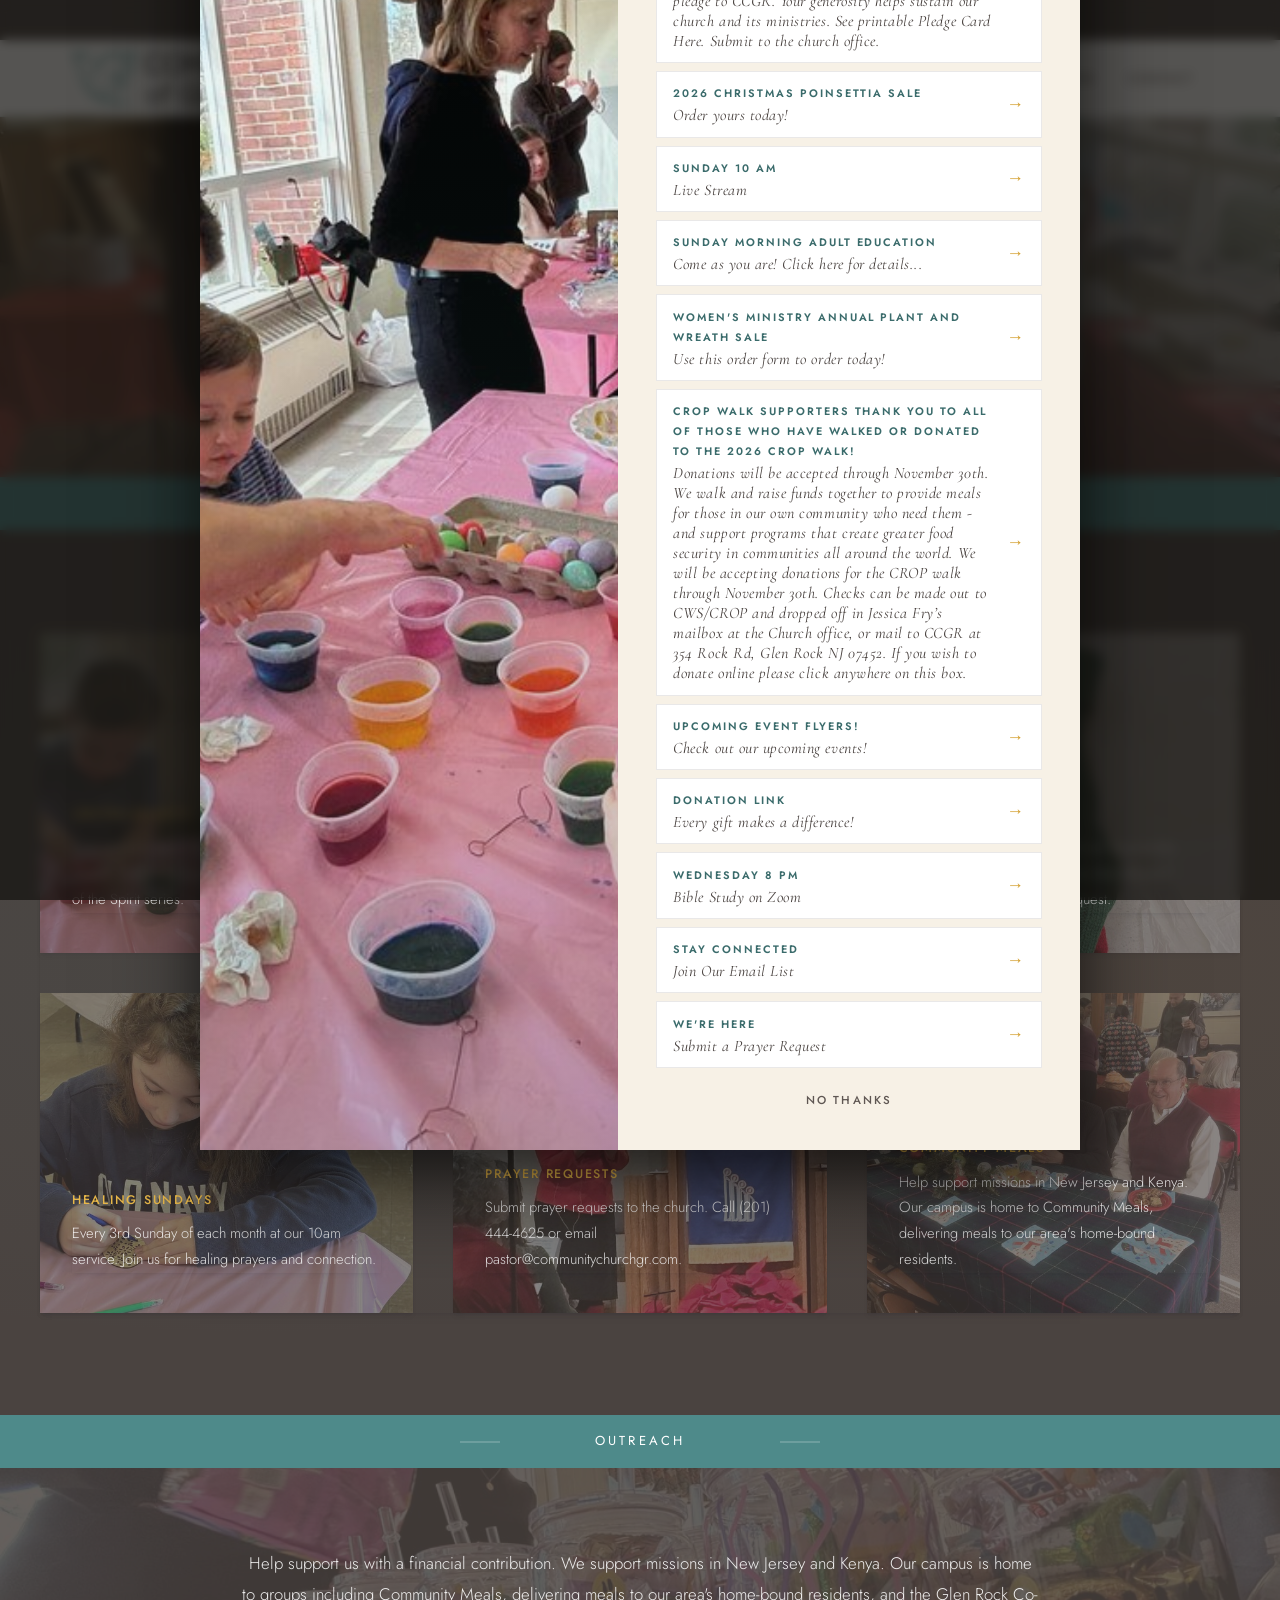
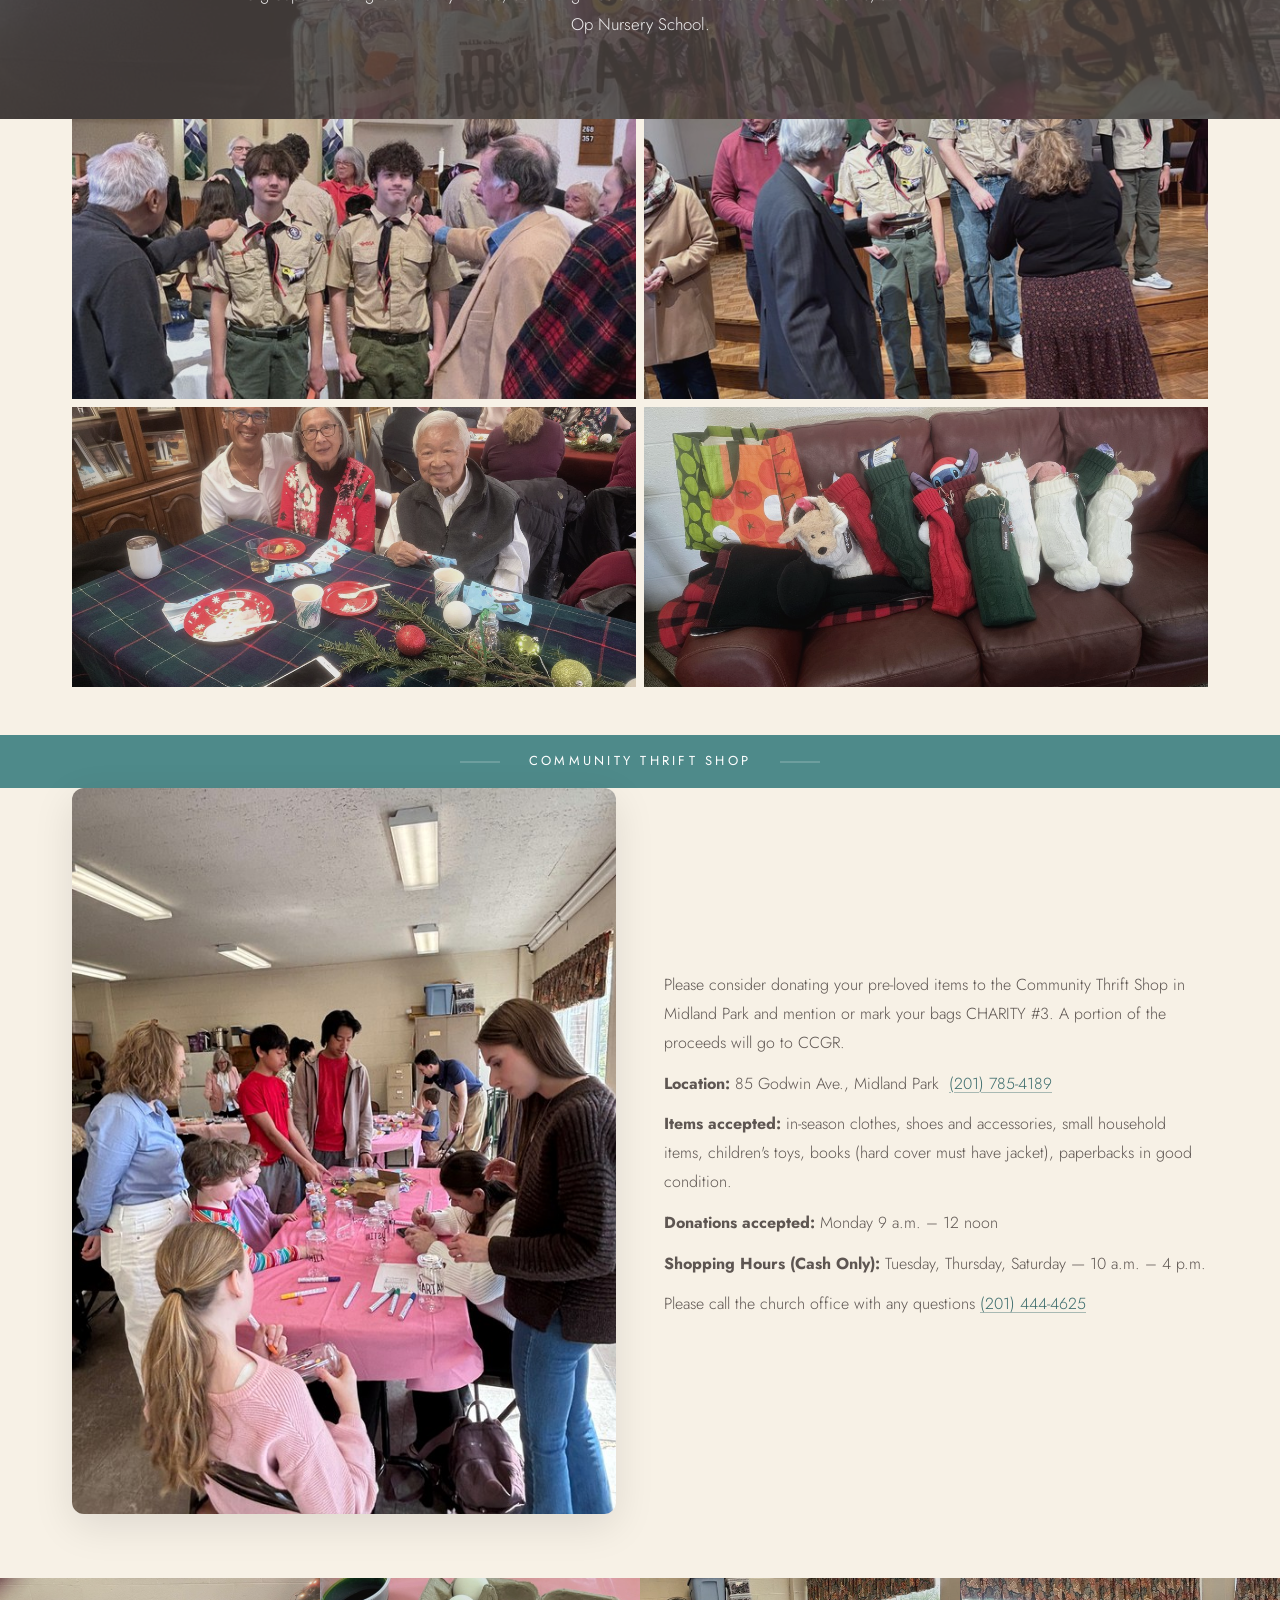
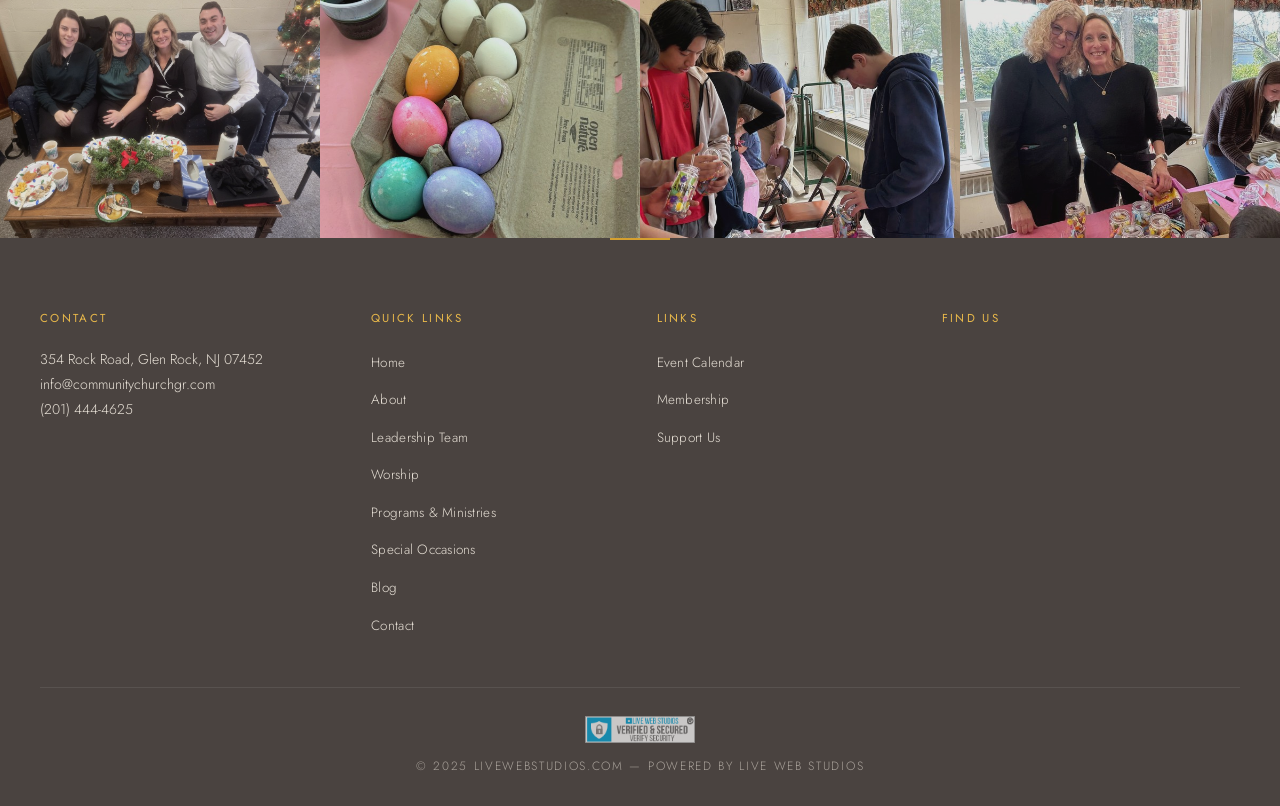
<file: programs.html>
﻿<!DOCTYPE html>
<html lang="en">
<head>
  <meta charset="UTF-8">
  <link rel="icon" type="image/png" href="images/favicon.png">
  <meta name="viewport" content="width=device-width, initial-scale=1.0">
  <title>Programs &amp; Ministries &mdash; Community Church of Glen Rock | Glen Rock, NJ</title>
  <meta name="description" content="Explore programs and ministries at Community Church of Glen Rock including outreach, community meals, and our thrift shop partnership.">

  <!-- Open Graph -->
  <meta property="og:title" content="Programs &amp; Ministries &mdash; Community Church of Glen Rock | Glen Rock, NJ">
  <meta property="og:description" content="Explore programs and ministries at Community Church of Glen Rock including outreach, community meals, and our thrift shop partnership.">
  <meta property="og:image" content="https://communitychurchgr.com/images/26_05_18photos/stained-glass-windows-and-chandelier.jpg">
  <meta property="og:type" content="website">
  <meta property="og:url" content="https://communitychurchgr.com/programs.html">

  <!-- Canonical -->
  <link rel="canonical" href="https://communitychurchgr.com/programs.html">

  <!-- Fonts -->
  <link rel="preconnect" href="https://fonts.googleapis.com">
  <link rel="preconnect" href="https://fonts.gstatic.com" crossorigin>
  <link href="https://fonts.googleapis.com/css2?family=Cormorant+Garamond:ital,wght@0,300;0,400;0,600;1,300;1,400&family=Jost:wght@300;400;500;600&display=swap" rel="stylesheet">

  <!-- Styles -->
  <link rel="stylesheet" href="css/style.css">

  <!-- Page-specific styles -->
  <style>
    /* ---- PHOTO-BACKED MINISTRY CARDS ---- */
    .ministry-card-photo {
      position: relative;
      overflow: hidden;
      min-height: 320px;
      display: flex;
      align-items: flex-end;
      padding: 2.5rem 2rem;
      text-align: left;
      background: var(--charcoal);
    }
    .ministry-card-photo img {
      position: absolute;
      inset: 0;
      width: 100%;
      height: 100%;
      object-fit: cover;
      opacity: 0.35;
      transition: opacity 0.5s ease, transform 0.8s ease;
    }
    .ministry-card-photo:hover img {
      opacity: 0.5;
      transform: scale(1.05);
    }
    .ministry-card-photo .card-content {
      position: relative;
      z-index: 2;
    }
    .ministry-card-photo h3 {
      color: var(--gold-lt);
      margin-bottom: 0.75rem;
      font-size: 0.78rem;
    }
    .ministry-card-photo p {
      color: rgba(255,255,255,0.85);
      font-size: 0.92rem;
      line-height: 1.75;
    }
    .ministry-card-photo p a {
      color: var(--gold-lt);
    }
    .ministry-card-photo p a:hover {
      color: var(--white);
    }
    .ministry-card-photo::before {
      content: '';
      position: absolute;
      top: 0; left: 0; right: 0;
      height: 2px;
      background: var(--gold);
      z-index: 3;
      transform: scaleX(0);
      transition: transform 0.4s ease;
      transform-origin: left;
    }
    .ministry-card-photo:hover::before {
      transform: scaleX(1);
    }

    /* ---- OUTREACH 2x2 PHOTO GRID ---- */
    .outreach-photo-grid {
      display: grid;
      grid-template-columns: 1fr 1fr;
      gap: 8px;
      max-width: var(--max-width);
      margin: 0 auto;
      padding: 0 2rem 3rem;
    }
    .outreach-photo-item {
      overflow: hidden;
      position: relative;
      height: 280px;
      cursor: pointer;
    }
    .outreach-photo-item img {
      width: 100%;
      height: 100%;
      object-fit: cover;
      transition: transform 0.6s ease, filter 0.4s ease;
      filter: grayscale(10%);
    }
    .outreach-photo-item:hover img {
      transform: scale(1.06);
      filter: grayscale(0%);
    }
    .outreach-photo-item::after {
      content: '';
      position: absolute;
      inset: 0;
      background: rgba(74,67,64,0.12);
      transition: background 0.4s ease;
    }
    .outreach-photo-item:hover::after {
      background: rgba(74,67,64,0);
    }

    /* ---- THRIFT SHOP 2-COL ---- */
    .thrift-layout {
      display: grid;
      grid-template-columns: 1fr 1fr;
      gap: 3rem;
      align-items: center;
      max-width: var(--max-width);
      margin: 0 auto;
      padding: 0 2rem 4rem;
    }
    .thrift-photo {
      overflow: hidden;
      position: relative;
      border-radius: 12px;
      box-shadow: 0 12px 40px rgba(0,0,0,0.1);
    }
    .thrift-photo img {
      width: 100%;
      height: 100%;
      object-fit: cover;
      min-height: 360px;
      border-radius: 0;
      transition: transform 0.8s ease;
    }
    .thrift-photo:hover img {
      transform: scale(1.04);
    }
    .thrift-details p {
      font-family: var(--font-sans);
      font-size: 1rem;
      line-height: 1.8;
      color: var(--dark);
      margin-bottom: 0.75rem;
    }
    .thrift-details a {
      color: var(--teal);
    }
    .thrift-details a:hover {
      color: var(--teal-dk);
    }

    /* ---- PHOTO STRIP ---- */
    .photo-strip {
      display: grid;
      grid-template-columns: repeat(4, 1fr);
      gap: 0;
      overflow: hidden;
    }
    .photo-strip-item {
      overflow: hidden;
      height: 260px;
      position: relative;
    }
    .photo-strip-item img {
      width: 100%;
      height: 100%;
      object-fit: cover;
      transition: transform 0.6s ease;
    }
    .photo-strip-item:hover img {
      transform: scale(1.08);
    }
    .photo-strip-item::after {
      content: '';
      position: absolute;
      inset: 0;
      background: rgba(74,67,64,0.15);
      transition: background 0.4s ease;
    }
    .photo-strip-item:hover::after {
      background: rgba(74,67,64,0);
    }

    /* ---- OUTREACH TEXT BG ---- */
    .outreach-intro {
      position: relative;
      overflow: hidden;
      padding: 5rem 2rem;
      text-align: center;
    }
    .outreach-intro .outreach-bg {
      position: absolute;
      inset: 0;
    }
    .outreach-intro .outreach-bg img {
      width: 100%;
      height: 100%;
      object-fit: cover;
    }
    .outreach-intro .outreach-overlay {
      position: absolute;
      inset: 0;
      background: rgba(74,67,64,0.85);
    }
    .outreach-intro .outreach-inner {
      position: relative;
      z-index: 2;
      max-width: 800px;
      margin: 0 auto;
    }
    .outreach-intro p {
      color: rgba(255,255,255,0.9);
      font-size: 1.05rem;
      line-height: 1.8;
    }

    /* ---- RESPONSIVE ---- */
    @media (max-width: 768px) {
      .ministry-cards-grid { grid-template-columns: 1fr !important; }
      .ministry-card-photo { min-height: 260px; }
      .outreach-photo-grid { grid-template-columns: 1fr; }
      .outreach-photo-item { height: 220px; }
      .thrift-layout { grid-template-columns: 1fr; }
      .thrift-photo img { min-height: 260px; }
      .photo-strip {
        grid-template-columns: 1fr 1fr;
        grid-template-rows: 180px 180px;
      }
    }
  </style>

  <!-- Schema -->
  <script type="application/ld+json">
  {
    "@context": "https://schema.org",
    "@type": "Church",
    "name": "Community Church of Glen Rock",
    "url": "https://communitychurchgr.com",
    "telephone": "+1-201-444-4625",
    "email": "info@communitychurchgr.com",
    "address": {
      "@type": "PostalAddress",
      "streetAddress": "354 Rock Road",
      "addressLocality": "Glen Rock",
      "addressRegion": "NJ",
      "postalCode": "07452",
      "addressCountry": "US"
    },
    "geo": {
      "@type": "GeoCoordinates",
      "latitude": 40.9601,
      "longitude": -74.1299
    },
    "openingHours": "Su 10:00-11:00",
    "sameAs": []
  }
  </script>
  <!-- Google tag (gtag.js) -->
  <script async src="https://www.googletagmanager.com/gtag/js?id=G-4VWL0PHCQ7"></script>
  <script>
    window.dataLayer = window.dataLayer || [];
    function gtag(){dataLayer.push(arguments);}
    gtag('js', new Date());
    gtag('config', 'G-4VWL0PHCQ7');
  </script>
  <!-- LWS MASTER DESIGN SYSTEM — experimental override (remove to revert) -->
  <link rel="stylesheet" href="css/lws-master.css">
</head>

<body data-content="programs">
  <a href="#main-content" class="skip-link">Skip to main content</a>

  <!-- ========== UTILITY BAR ========== -->
  <div class="utility-bar">
    <div class="utility-inner">
      <a href="tel:+12014444625">CALL: 201.444.4625</a>
      <a href="#">EVENT CALENDAR</a>
      <a href="about.html#membership">MEMBERSHIP</a>
      <a href="support-us/">SUPPORT US</a>
    </div>
  </div>

  <!-- ========== MAIN NAV ========== -->
  <header class="site-header" id="site-header">
    <nav class="site-nav">

      <a href="index.html" class="nav-brand">
        <img src="images/logo.png"
             alt="Community Church of Glen Rock"
             width="220" height="auto">
      </a>

      <button class="nav-toggle" aria-label="Toggle menu" aria-expanded="false">
        <span></span><span></span><span></span>
      </button>

      <ul class="nav-menu">
        <li>
          <a href="index.html" class="nav-link">Home</a>
        </li>

        <li class="has-dropdown">
          <a href="about.html" class="nav-link">
            About <span class="arrow">&#9662;</span>
          </a>
          <ul class="dropdown">
            <li><a href="about.html#history">Our Story &amp; History</a></li>
            <li><a href="about.html#minister">Our Minister</a></li>
            <li><a href="about.html#leadership">Leadership Team</a></li>
            <li><a href="about.html#consistory">Consistory</a></li>
            <li><a href="about.html#membership">Membership</a></li>
          </ul>
        </li>

        <li class="has-dropdown">
          <a href="worship.html" class="nav-link">
            Worship <span class="arrow">&#9662;</span>
          </a>
          <ul class="dropdown">
            <li><a href="worship.html#services">Sunday Services</a></li>
            <li><a href="worship.html#livestream">Live Stream</a></li>
            <li><a href="worship.html#special-occasions">Special Occasions</a></li>
          </ul>
        </li>

        <li class="has-dropdown">
          <a href="programs.html" class="nav-link active">
            Programs &amp; Ministries <span class="arrow">&#9662;</span>
          </a>
          <ul class="dropdown">
            <li><a href="programs.html#all">All Programs</a></li>
            <li><a href="programs.html#outreach">Outreach</a></li>
            <li><a href="programs.html#thrift-shop">Thrift Shop</a></li>
          </ul>
        </li>

        <li>
          <a href="blog/" class="nav-link">Blog</a>
        </li>

        <li>
          <a href="contact.html" class="nav-link">Contact</a>
        </li>
      </ul>

    </nav>
  </header>

  <main id="main-content">

    <!-- ========== 1. HERO ========== -->
    <section class="hero hero-short">
      <div class="hero-bg">
        <img src="images/26_05_18photos/christmas-event-youth-and-adults-group.jpg"
             alt="Community Church of Glen Rock programs and ministries">
      </div>
      <div class="hero-overlay"></div>
      <div class="hero-content">
        <h1>Programs &amp; Ministries</h1>
      </div>
    </section>

    <!-- ========== 2. ALL PROGRAMS — PHOTO-BACKED CARDS ========== -->
    <section id="all">
      <div class="section-header">
        <h2>Our Programs</h2>
      </div>

      <div class="ministry-cards">
        <div class="ministry-cards-grid reveal-stagger">

          <div class="ministry-card-photo">
            <img src="images/26_05_18photos/children-dyeing-easter-eggs.jpg" alt="Lenten season celebration at Community Church" loading="lazy">
            <div class="card-content">
              <h3 data-cms="prog-0-title">Lenten Events</h3>
              <p data-cms="prog-0-desc">Pot-Luck Lunches in the drop-in center on Sunday, 11 a.m., following worship. Exploring Fruit and Gifts of the Spirit series.</p>
            </div>
          </div>

          <div class="ministry-card-photo">
            <img src="images/26_05_18photos/christmas-gathering-four-women-standing.jpg" alt="Bible study group gathered together" loading="lazy">
            <div class="card-content">
              <h3 data-cms="prog-1-title">Bible Study</h3>
              <p data-cms="prog-1-desc">Wednesday Evening Bible Study via Zoom at 8 pm. Open to men and women of all ages. Led by Rev. Dr. Pamela Pater-Ennis.</p>
            </div>
          </div>

          <div class="ministry-card-photo">
            <img src="images/26_05_18photos/christmas-knit-sweaters-on-table.jpg" alt="Communion Sunday sacrament" loading="lazy">
            <div class="card-content">
              <h3 data-cms="prog-2-title">Communion Sundays</h3>
              <p data-cms="prog-2-desc">The first Sunday of each month we receive the Sacrament of Holy Communion. Homebound communion available upon request.</p>
            </div>
          </div>

          <div class="ministry-card-photo">
            <img src="images/26_05_18photos/teen-girl-painting-wooden-ornament.jpg" alt="Healing Sunday prayer service" loading="lazy">
            <div class="card-content">
              <h3 data-cms="prog-3-title">Healing Sundays</h3>
              <p data-cms="prog-3-desc">Every 3rd Sunday of each month at our 10am service. Join us for healing prayers and connection.</p>
            </div>
          </div>

          <div class="ministry-card-photo">
            <img src="images/26_05_18photos/woman-reading-scripture-at-pulpit.jpg" alt="Prayer and reflection" loading="lazy">
            <div class="card-content">
              <h3 data-cms="prog-4-title">Prayer Requests</h3>
              <p data-cms="prog-4-desc">Submit prayer requests to the church. Call <a href="tel:+12014444625">(201) 444-4625</a> or email <a href="mailto:pastor@communitychurchgr.com">pastor@communitychurchgr.com</a>.</p>
            </div>
          </div>

          <div class="ministry-card-photo">
            <img src="images/26_05_18photos/christmas-luncheon-group-at-decorated-table.jpg" alt="Community meal gathering" loading="lazy">
            <div class="card-content">
              <h3 data-cms="prog-5-title">Community Meals</h3>
              <p data-cms="prog-5-desc">Help support missions in New Jersey and Kenya. Our campus is home to Community Meals, delivering meals to our area's home-bound residents.</p>
            </div>
          </div>

        </div>
      </div>
    </section>

    <!-- ========== 3. OUTREACH ========== -->
    <section id="outreach">
      <div class="section-header">
        <h2>Outreach</h2>
      </div>

      <div class="outreach-intro">
        <div class="outreach-bg">
          <img src="images/26_05_18photos/women-arranging-personalized-mason-jars.jpg" alt="Outreach and community service" loading="lazy">
        </div>
        <div class="outreach-overlay"></div>
        <div class="outreach-inner">
          <p data-cms="outreach-text">Help support us with a financial contribution. We support missions in New Jersey and Kenya. Our campus is home to groups including Community Meals, delivering meals to our area's home-bound residents, and the Glen Rock Co-Op Nursery School.</p>
        </div>
      </div>

      <div class="outreach-photo-grid reveal-stagger">
        <div class="outreach-photo-item">
          <img src="images/26_05_18photos/boy-scouts-receiving-recognition.jpg" alt="Community blood drive at Community Church of Glen Rock" loading="lazy">
        </div>
        <div class="outreach-photo-item">
          <img src="images/26_05_18photos/boy-scouts-and-adults-at-church-front.jpg" alt="River mission outreach" loading="lazy">
        </div>
        <div class="outreach-photo-item">
          <img src="images/26_05_18photos/christmas-luncheon-three-guests-at-table.jpg" alt="Hands united in service" loading="lazy">
        </div>
        <div class="outreach-photo-item">
          <img src="images/26_05_18photos/christmas-stockings-and-gift-bags-on-sofa.jpg" alt="Souper Bowl community food drive" loading="lazy">
        </div>
      </div>
    </section>

    <!-- ========== 4. THRIFT SHOP — 2-COLUMN ========== -->
    <section id="thrift-shop">
      <div class="section-header">
        <h2>Community Thrift Shop</h2>
      </div>

      <div class="thrift-layout reveal">
        <div class="thrift-photo">
          <img src="images/26_05_18photos/easter-craft-activity-group.jpg" alt="Community Thrift Shop activities" loading="lazy">
        </div>
        <div class="thrift-details">
          <p data-cms="thrift-intro">Please consider donating your pre-loved items to the Community Thrift Shop in Midland Park and mention or mark your bags CHARITY #3. A portion of the proceeds will go to CCGR.</p>
          <p><strong>Location:</strong> <span data-cms="thrift-location">85 Godwin Ave., Midland Park</span> &nbsp;<a href="tel:+12017854189"><span data-cms="thrift-location-phone">(201) 785-4189</span></a></p>
          <p><strong>Items accepted:</strong> <span data-cms="thrift-items-accepted">in-season clothes, shoes and accessories, small household items, children's toys, books (hard cover must have jacket), paperbacks in good condition.</span></p>
          <p><strong>Donations accepted:</strong> <span data-cms="thrift-donation-hours">Monday 9 a.m. &ndash; 12 noon</span></p>
          <p><strong>Shopping Hours (Cash Only):</strong> <span data-cms="thrift-shopping-hours">Tuesday, Thursday, Saturday &mdash; 10 a.m. &ndash; 4 p.m.</span></p>
          <p>Please call the church office with any questions <a href="tel:+12014444625"><span data-cms="thrift-contact-note">(201) 444-4625</span></a></p>
        </div>
      </div>
    </section>

    <!-- ========== 5. PHOTO STRIP ========== -->
    <div class="photo-strip">
      <div class="photo-strip-item"><img src="images/26_05_18photos/christmas-party-group-on-sofa.jpg" alt="Congregation gathered for worship" loading="lazy"></div>
      <div class="photo-strip-item"><img src="images/26_05_18photos/colorful-dyed-easter-eggs-in-carton.jpg" alt="Fellowship and conversation" loading="lazy"></div>
      <div class="photo-strip-item"><img src="images/26_05_18photos/children-at-easter-activity-tables.jpg" alt="Children's ministry" loading="lazy"></div>
      <div class="photo-strip-item"><img src="images/26_05_18photos/two-women-at-easter-activity-table.jpg" alt="Church book club" loading="lazy"></div>
    </div>

  </main>

  <!-- ========== FOOTER ========== -->
  <footer class="site-footer">
    <div class="footer-grid">

      <div class="footer-col">
        <h4>Contact</h4>
        <p data-cms="footer-address">354 Rock Road, Glen Rock, NJ 07452</p>
        <p>
          <a href="mailto:info@communitychurchgr.com"
             data-cms="footer-email">info@communitychurchgr.com</a>
        </p>
        <p>
          <a href="tel:+12014444625"
             data-cms="footer-phone">(201) 444-4625</a>
        </p>
      </div>

      <div class="footer-col">
        <h4>Quick Links</h4>
        <ul>
          <li><a href="index.html">Home</a></li>
          <li><a href="about.html">About</a></li>
          <li><a href="about.html#leadership">Leadership Team</a></li>
          <li><a href="worship.html">Worship</a></li>
          <li><a href="programs.html">Programs &amp; Ministries</a></li>
          <li><a href="worship.html#special-occasions">Special Occasions</a></li>
          <li><a href="blog/">Blog</a></li>
          <li><a href="contact.html">Contact</a></li>
        </ul>
      </div>

      <div class="footer-col">
        <h4>Links</h4>
        <ul>
          <li><a href="#">Event Calendar</a></li>
          <li><a href="about.html#membership">Membership</a></li>
          <li><a href="support-us/">Support Us</a></li>
        </ul>
      </div>
      <div class="footer-col">
        <h4>Find Us</h4>
        <iframe
          src="https://www.google.com/maps/embed?pb=!1m18!1m12!1m3!1d3015.5!2d-74.1299!3d40.9601!2m3!1f0!2f0!3f0!3m2!1i1024!2i768!4f13.1!3m3!1m2!1s0x0%3A0x0!2s354+Rock+Road%2C+Glen+Rock%2C+NJ+07452!5e0!3m2!1sen!2sus!4v1"
          width="100%" height="190"
          allowfullscreen loading="lazy"
          referrerpolicy="no-referrer-when-downgrade"
          title="Map to Community Church of Glen Rock">
        </iframe>
      </div>

    </div>

    <div class="footer-bottom">
      <a href="https://livewebstudios.com" target="_blank" rel="noopener">
        <img src="images/verifiedsecured.png"
             alt="Verified and Secured by Live Web Studios"
             width="110" height="auto">
      </a>
      <p>&copy; 2025 LIVEWEBSTUDIOS.COM &mdash; POWERED BY LIVE WEB STUDIOS</p>
    </div>
  </footer>

  <!-- ========== WELCOME POPUP ========== -->
  <div class="ccgr-popup-overlay" id="ccgrPopup" role="dialog" aria-modal="true" aria-labelledby="ccgrPopupHeading" hidden>
    <div class="ccgr-popup">
      <button class="ccgr-popup__close" type="button" aria-label="Close welcome message" data-ccgr-popup-close>&times;</button>
      <div class="ccgr-popup__photo" aria-hidden="true">
        <img src="images/26_05_18photos/group-at-easter-craft-tables-with-paint.jpg" alt="">
      </div>
      <div class="ccgr-popup__content">
        <img src="images/logo.png" alt="Community Church of Glen Rock" class="ccgr-popup__logo">
        <span class="ccgr-popup__label">Welcome</span>
        <h2 class="ccgr-popup__heading" id="ccgrPopupHeading">Join us, in person &amp; online</h2>
        <ul class="ccgr-popup__links" id="cms-popup-links">
          <li>
            <a href="https://www.youtube.com/@communitychurchofglenrock8594/streams" class="ccgr-popup__link" target="_blank" rel="noopener">
              <span>
                <span class="ccgr-popup__link-when">Sunday 10 AM</span>
                <span class="ccgr-popup__link-title">Live Stream</span>
              </span>
              <span class="ccgr-popup__link-arrow" aria-hidden="true">&rarr;</span>
            </a>
          </li>
          <li>
            <a href="https://us02web.zoom.us/j/85619405313" class="ccgr-popup__link" target="_blank" rel="noopener">
              <span>
                <span class="ccgr-popup__link-when">Wednesday 8 PM</span>
                <span class="ccgr-popup__link-title">Bible Study on Zoom</span>
              </span>
              <span class="ccgr-popup__link-arrow" aria-hidden="true">&rarr;</span>
            </a>
          </li>
          <li>
            <a href="https://communitychurchgr.shelbynextchms.com/external/form/26d6523b-dbbd-49a8-b18a-46ccf4ece0b8" class="ccgr-popup__link" target="_blank" rel="noopener">
              <span>
                <span class="ccgr-popup__link-when">Stay Connected</span>
                <span class="ccgr-popup__link-title">Join Our Email List</span>
              </span>
              <span class="ccgr-popup__link-arrow" aria-hidden="true">&rarr;</span>
            </a>
          </li>
          <li>
            <a href="https://communitychurchgr.shelbynextchms.com/external/form/73ad9f47-3634-439f-8f99-874bec3c57b5" class="ccgr-popup__link" target="_blank" rel="noopener">
              <span>
                <span class="ccgr-popup__link-when">We're Here</span>
                <span class="ccgr-popup__link-title">Submit a Prayer Request</span>
              </span>
              <span class="ccgr-popup__link-arrow" aria-hidden="true">&rarr;</span>
            </a>
          </li>
          <li>
            <a href="https://www.amazon.com/She-Called-Women-Bible-Study/dp/0916466221" class="ccgr-popup__link" target="_blank" rel="noopener">
              <span>
                <span class="ccgr-popup__link-when">Fall Sunday AM Bible Study</span>
                <span class="ccgr-popup__link-title">Book Link</span>
              </span>
              <span class="ccgr-popup__link-arrow" aria-hidden="true">&rarr;</span>
            </a>
          </li>
        </ul>
        <button type="button" class="ccgr-popup__dismiss" data-ccgr-popup-close>No thanks</button>
      </div>
    </div>
  </div>

  <script src="js/nav.js"></script>
  <script src="cms-loader.js"></script>
  <script src="js/popup.js"></script>

</body>
</html>
</file>
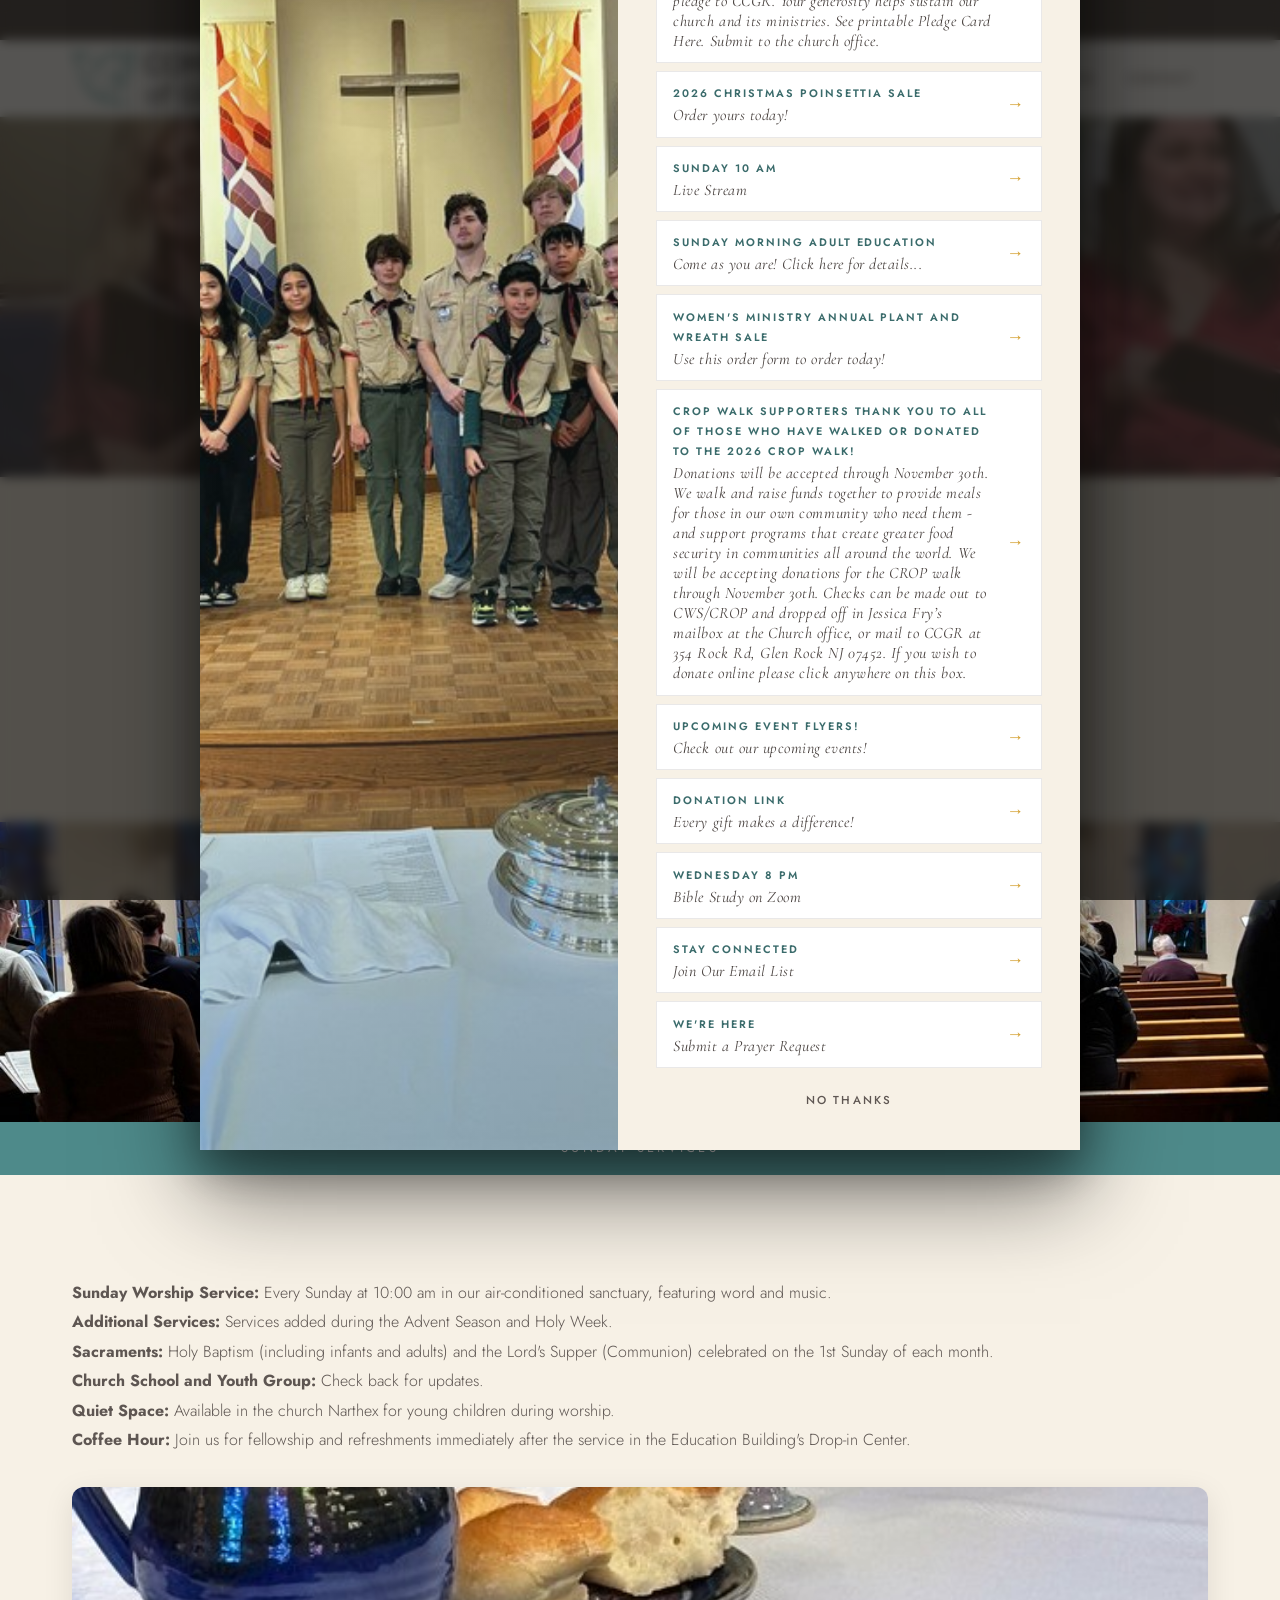
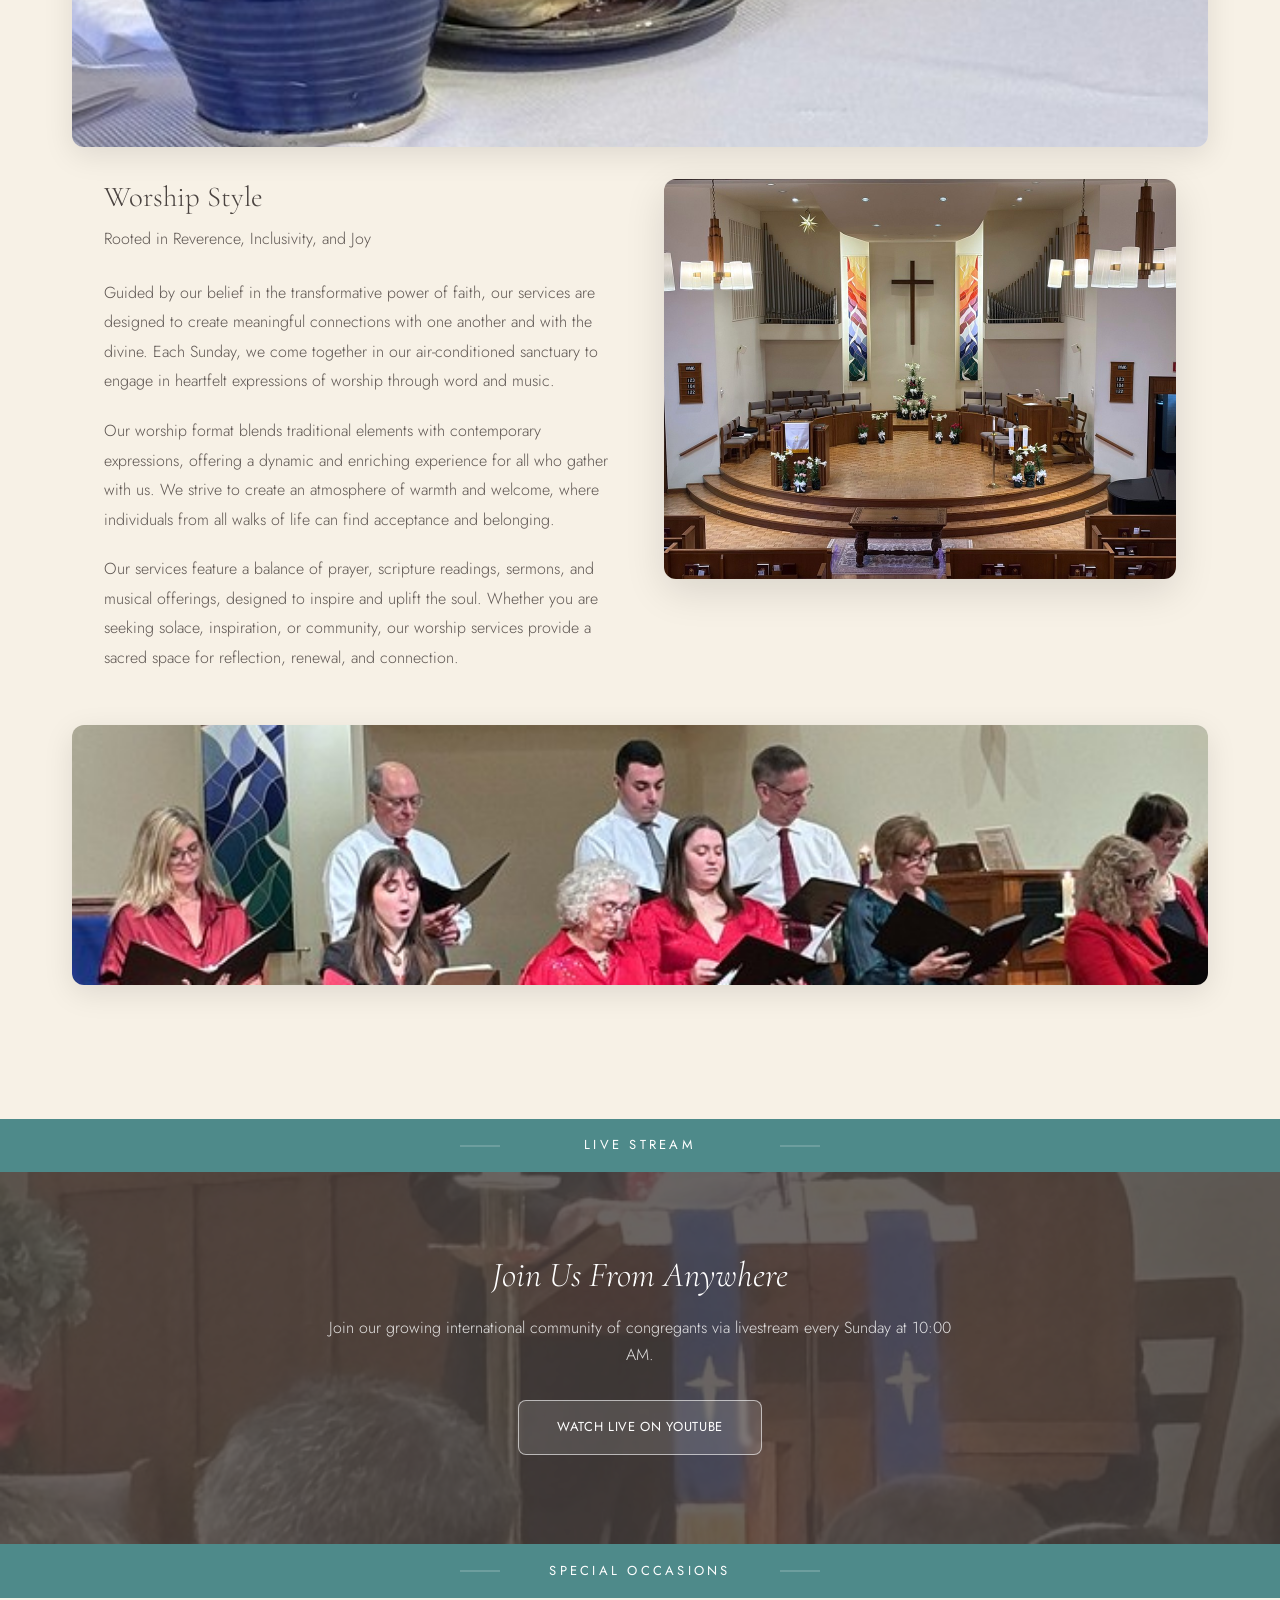
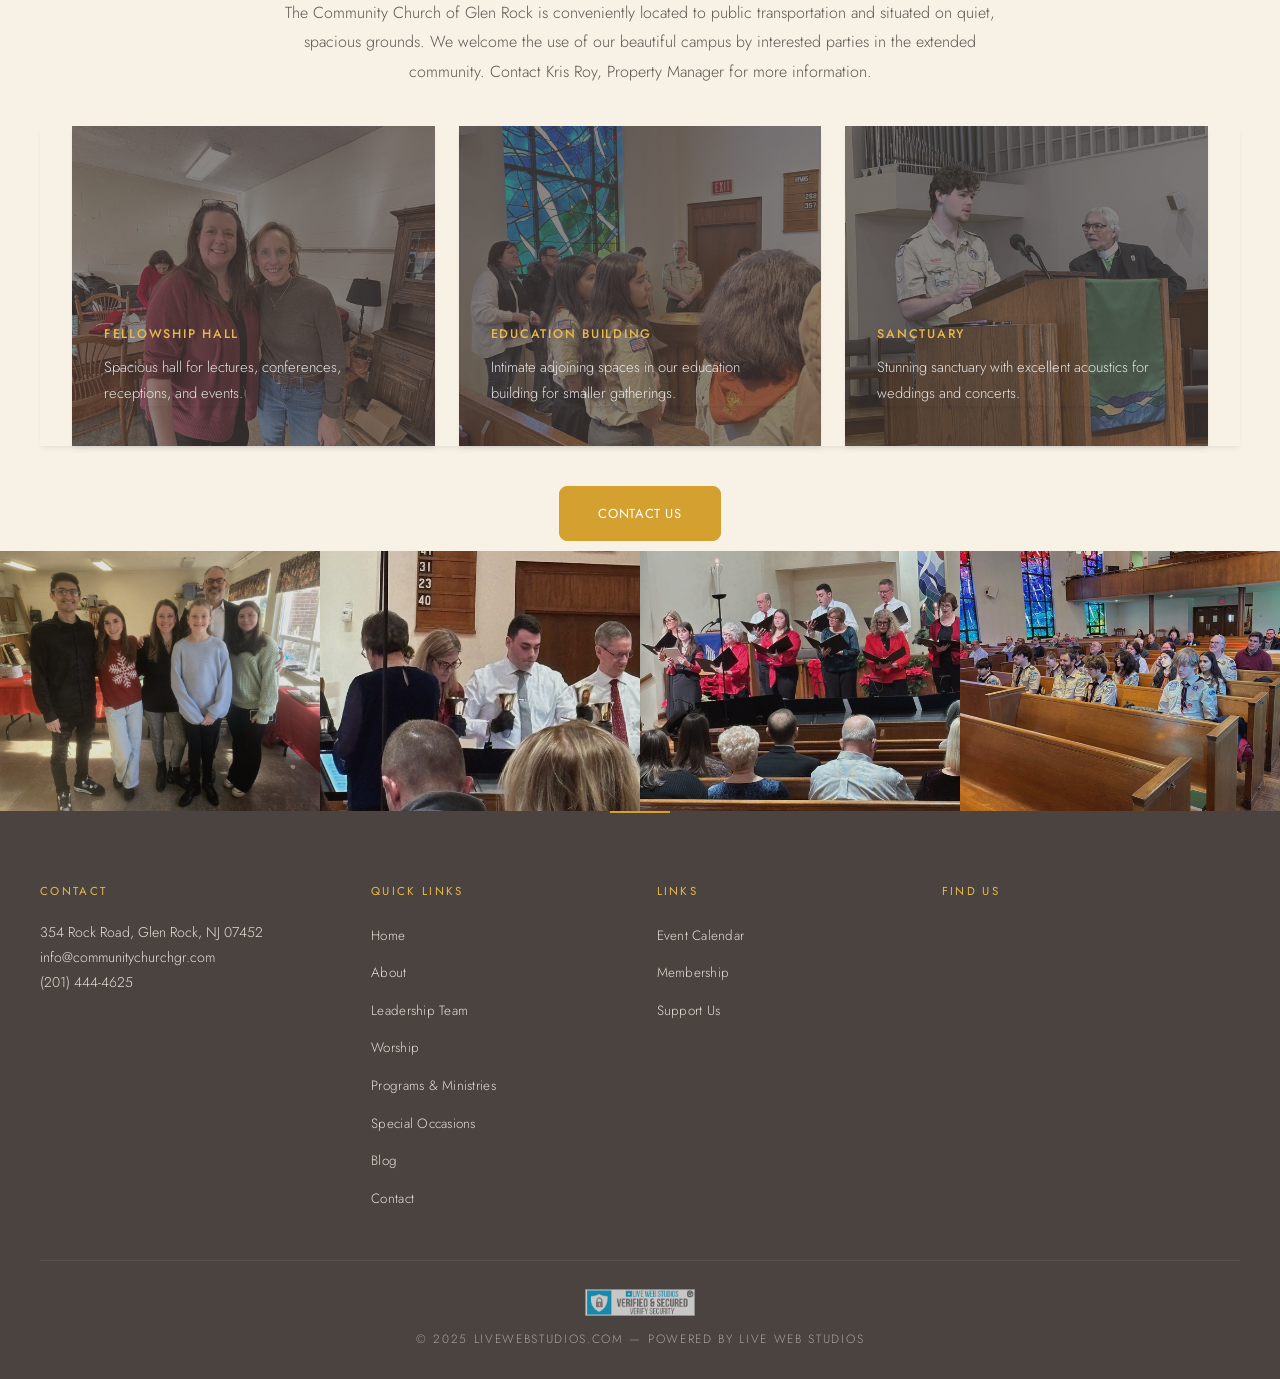
<file: worship.html>
﻿<!DOCTYPE html>
<html lang="en">
<head>
  <meta charset="UTF-8">
  <link rel="icon" type="image/png" href="images/favicon.png">
  <meta name="viewport" content="width=device-width, initial-scale=1.0">
  <title>Worship — Community Church of Glen Rock | Glen Rock, NJ</title>
  <meta name="description" content="Join us for worship every Sunday at 10 AM. Experience heartfelt services, live streaming, and special occasions at Community Church of Glen Rock.">

  <!-- Open Graph -->
  <meta property="og:title" content="Worship — Community Church of Glen Rock | Glen Rock, NJ">
  <meta property="og:description" content="Join us for worship every Sunday at 10 AM. Experience heartfelt services, live streaming, and special occasions at Community Church of Glen Rock.">
  <meta property="og:image" content="https://communitychurchgr.com/images/26_05_18photos/choir-singing-in-red-robes.jpg">
  <meta property="og:type" content="website">
  <meta property="og:url" content="https://communitychurchgr.com/worship.html">

  <!-- Canonical -->
  <link rel="canonical" href="https://communitychurchgr.com/worship.html">

  <!-- Fonts -->
  <link rel="preconnect" href="https://fonts.googleapis.com">
  <link rel="preconnect" href="https://fonts.gstatic.com" crossorigin>
  <link href="https://fonts.googleapis.com/css2?family=Cormorant+Garamond:ital,wght@0,300;0,400;0,600;1,300;1,400&family=Jost:wght@300;400;500;600&display=swap" rel="stylesheet">

  <!-- Styles -->
  <link rel="stylesheet" href="css/style.css">

  <!-- Page-specific styles -->
  <style>
    .hero-short { min-height: 40vh; }

    /* Worship intro */
    .worship-intro {
      background: var(--cream);
      padding: var(--section-pad) 2rem;
      text-align: center;
    }
    .worship-intro p {
      max-width: 750px;
      margin: 0 auto;
      font-family: var(--font-serif);
      font-size: clamp(1.15rem, 2.2vw, 1.4rem);
      font-weight: 300;
      line-height: 1.7;
      color: var(--charcoal);
    }

    /* Full-width feature photo */
    .feature-photo {
      width: 100%;
      height: 300px;
      overflow: hidden;
    }
    .feature-photo img {
      width: 100%;
      height: 100%;
      object-fit: cover;
    }

    /* Inline service photos */
    .service-inline-photo {
      width: 100%;
      height: 260px;
      object-fit: cover;
      margin: 2rem 0;
      box-shadow: 0 8px 30px rgba(0,0,0,0.1);
    }

    /* ---- WORSHIP STYLE — 2 COLUMN ---- */
    .worship-style-grid {
      display: grid;
      grid-template-columns: 1fr 1fr;
      gap: 3rem;
      align-items: start;
      max-width: var(--max-width);
      margin: 0 auto;
      padding: 0 2rem;
    }
    .worship-style-text h2 {
      font-family: var(--font-serif);
      font-size: clamp(1.4rem, 2.5vw, 1.8rem);
      font-weight: 300;
      margin-bottom: 0.5rem;
    }
    .worship-style-text .subheadline {
      margin-bottom: 1.5rem;
    }
    .worship-style-text p {
      margin-bottom: 1.25rem;
    }
    .worship-style-photo {
      overflow: hidden;
      border-radius: 12px;
      box-shadow: 0 12px 40px rgba(0,0,0,0.12);
    }
    .worship-style-photo img {
      width: 100%;
      height: 100%;
      min-height: 400px;
      object-fit: cover;
      border-radius: 0;
      transition: transform 0.8s ease;
    }
    .worship-style-photo:hover img {
      transform: scale(1.04);
    }

    /* ---- LIVESTREAM WITH PHOTO BG ---- */
    .livestream-photo-bg {
      position: relative;
      padding: 5rem 2rem;
      text-align: center;
      overflow: hidden;
    }
    .livestream-bg {
      position: absolute;
      inset: 0;
      z-index: 0;
    }
    .livestream-bg img {
      width: 100%;
      height: 100%;
      object-fit: cover;
    }
    .livestream-overlay {
      position: absolute;
      inset: 0;
      background: rgba(74,67,64,0.82);
      z-index: 1;
    }
    .livestream-inner {
      position: relative;
      z-index: 2;
      max-width: 650px;
      margin: 0 auto;
    }
    .livestream-inner h2 {
      color: var(--white);
      font-family: var(--font-serif);
      font-size: clamp(1.6rem, 3vw, 2.2rem);
      font-weight: 300;
      font-style: italic;
      margin-bottom: 1rem;
    }
    .livestream-inner p {
      color: rgba(255,255,255,0.85);
      margin-bottom: 2rem;
      font-size: 1rem;
      line-height: 1.7;
    }

    /* ---- PHOTO-BACKED VENUE CARDS ---- */
    .venue-cards-grid {
      max-width: var(--max-width);
      margin: 0 auto;
      display: grid;
      grid-template-columns: repeat(auto-fit, minmax(280px, 1fr));
      gap: 1.5rem;
      padding: 0 2rem;
    }
    .venue-card-photo {
      position: relative;
      overflow: hidden;
      min-height: 320px;
      display: flex;
      align-items: flex-end;
      padding: 2.5rem 2rem;
      text-align: left;
      background: var(--charcoal);
      cursor: pointer;
    }
    .venue-card-photo img {
      position: absolute;
      inset: 0;
      width: 100%;
      height: 100%;
      object-fit: cover;
      opacity: 0.35;
      transition: opacity 0.5s ease, transform 0.8s ease;
    }
    .venue-card-photo:hover img {
      opacity: 0.5;
      transform: scale(1.05);
    }
    .venue-card-photo .card-content {
      position: relative;
      z-index: 2;
    }
    .venue-card-photo h3 {
      color: var(--gold-lt);
      margin-bottom: 0.75rem;
      font-size: 0.78rem;
    }
    .venue-card-photo p {
      color: rgba(255,255,255,0.85);
      font-size: 0.92rem;
      line-height: 1.75;
    }
    .venue-card-photo::before {
      content: '';
      position: absolute;
      top: 0; left: 0; right: 0;
      height: 2px;
      background: var(--gold);
      z-index: 3;
      transform: scaleX(0);
      transition: transform 0.4s ease;
      transform-origin: left;
    }
    .venue-card-photo:hover::before {
      transform: scaleX(1);
    }

    /* Special occasions intro text */
    .occasions-intro {
      max-width: 800px;
      margin: 0 auto 2.5rem;
      text-align: center;
      padding: 0 2rem;
    }
    .occasions-intro p {
      margin-bottom: 1.25rem;
    }

    /* ---- PHOTO STRIP ---- */
    .photo-strip {
      display: grid;
      grid-template-columns: repeat(4, 1fr);
      gap: 0;
      overflow: hidden;
    }
    .photo-strip-item {
      overflow: hidden;
      height: 260px;
      position: relative;
    }
    .photo-strip-item img {
      width: 100%;
      height: 100%;
      object-fit: cover;
      transition: transform 0.6s ease;
    }
    .photo-strip-item:hover img {
      transform: scale(1.08);
    }
    .photo-strip-item::after {
      content: '';
      position: absolute;
      inset: 0;
      background: rgba(74,67,64,0.15);
      transition: background 0.4s ease;
    }
    .photo-strip-item:hover::after {
      background: rgba(74,67,64,0);
    }

    /* ---- RESPONSIVE ---- */
    @media (max-width: 768px) {
      .worship-style-grid {
        grid-template-columns: 1fr;
      }
      .worship-style-photo img {
        min-height: 280px;
      }
      .venue-cards-grid {
        grid-template-columns: 1fr;
      }
      .venue-card-photo {
        min-height: 260px;
      }
      .photo-strip {
        grid-template-columns: 1fr 1fr;
        grid-template-rows: 180px 180px;
      }
    }
  </style>

  <!-- Schema -->
  <script type="application/ld+json">
  {
    "@context": "https://schema.org",
    "@type": "Church",
    "name": "Community Church of Glen Rock",
    "url": "https://communitychurchgr.com",
    "telephone": "+1-201-444-4625",
    "email": "info@communitychurchgr.com",
    "address": {
      "@type": "PostalAddress",
      "streetAddress": "354 Rock Road",
      "addressLocality": "Glen Rock",
      "addressRegion": "NJ",
      "postalCode": "07452",
      "addressCountry": "US"
    },
    "geo": {
      "@type": "GeoCoordinates",
      "latitude": 40.9601,
      "longitude": -74.1299
    },
    "openingHours": "Su 10:00-11:00",
    "sameAs": []
  }
  </script>

  <!-- Google tag (gtag.js) -->
  <script async src="https://www.googletagmanager.com/gtag/js?id=G-4VWL0PHCQ7"></script>
  <script>
    window.dataLayer = window.dataLayer || [];
    function gtag(){dataLayer.push(arguments);}
    gtag('js', new Date());
    gtag('config', 'G-4VWL0PHCQ7');
  </script>
  <!-- LWS MASTER DESIGN SYSTEM — experimental override (remove to revert) -->
  <link rel="stylesheet" href="css/lws-master.css">
</head>

<body data-content="worship">
  <a href="#main-content" class="skip-link">Skip to main content</a>

  <!-- ========== UTILITY BAR ========== -->
  <div class="utility-bar">
    <div class="utility-inner">
      <a href="tel:+12014444625">CALL: 201.444.4625</a>
      <a href="#">EVENT CALENDAR</a>
      <a href="about.html#membership">MEMBERSHIP</a>
      <a href="support-us/">SUPPORT US</a>
    </div>
  </div>

  <!-- ========== MAIN NAV ========== -->
  <header class="site-header" id="site-header">
    <nav class="site-nav">

      <a href="index.html" class="nav-brand">
        <img src="images/logo.png"
             alt="Community Church of Glen Rock"
             width="220" height="auto">
      </a>

      <button class="nav-toggle" aria-label="Toggle menu" aria-expanded="false">
        <span></span><span></span><span></span>
      </button>

      <ul class="nav-menu">
        <li>
          <a href="index.html" class="nav-link">Home</a>
        </li>

        <li class="has-dropdown">
          <a href="about.html" class="nav-link">
            About <span class="arrow">&#9662;</span>
          </a>
          <ul class="dropdown">
            <li><a href="about.html#history">Our Story &amp; History</a></li>
            <li><a href="about.html#minister">Our Minister</a></li>
            <li><a href="about.html#leadership">Leadership Team</a></li>
            <li><a href="about.html#consistory">Consistory</a></li>
            <li><a href="about.html#membership">Membership</a></li>
          </ul>
        </li>

        <li class="has-dropdown">
          <a href="worship.html" class="nav-link active">
            Worship <span class="arrow">&#9662;</span>
          </a>
          <ul class="dropdown">
            <li><a href="worship.html#services">Sunday Services</a></li>
            <li><a href="worship.html#livestream">Live Stream</a></li>
            <li><a href="worship.html#special-occasions">Special Occasions</a></li>
          </ul>
        </li>

        <li class="has-dropdown">
          <a href="programs.html" class="nav-link">
            Programs &amp; Ministries <span class="arrow">&#9662;</span>
          </a>
          <ul class="dropdown">
            <li><a href="programs.html#all">All Programs</a></li>
            <li><a href="programs.html#outreach">Outreach</a></li>
            <li><a href="programs.html#thrift-shop">Thrift Shop</a></li>
          </ul>
        </li>

        <li>
          <a href="blog/" class="nav-link">Blog</a>
        </li>

        <li>
          <a href="contact.html" class="nav-link">Contact</a>
        </li>
      </ul>

    </nav>
  </header>

  <main id="main-content">

    <!-- ========== 1. HERO ========== -->
    <section class="hero hero-short">
      <div class="hero-bg">
        <img src="images/26_05_18photos/choir-singing-in-red-robes.jpg"
             alt="Worship at Community Church of Glen Rock">
      </div>
      <div class="hero-overlay"></div>
      <div class="hero-content">
        <h1>Worship</h1>
      </div>
    </section>

    <!-- ========== 2. WORSHIP INTRO ========== -->
    <section class="worship-intro reveal">
      <p>Experience the heart of our faith community through worship at Community Church of Glen Rock.</p>
    </section>

    <!-- ========== 3. FEATURE PHOTO ========== -->
    <div class="feature-photo">
      <img src="images/26_05_18photos/congregation-seated-in-sanctuary.jpg" alt="Congregation gathered for Sunday worship" loading="lazy">
    </div>

    <!-- ========== 4. SUNDAY SERVICES ========== -->
    <div class="section-header">
      <h2>Sunday Services</h2>
    </div>

    <section id="services" class="services-section reveal">
      <div class="container">
        <div class="content-block">
          <ul class="services-list" id="cms-services-list">
            <li><strong>Sunday Worship Service:</strong> Every Sunday at 10:00 am in our air-conditioned sanctuary, featuring word and music.</li>
            <li><strong>Additional Services:</strong> Services added during the Advent Season and Holy Week.</li>
            <li><strong>Sacraments:</strong> Holy Baptism (including infants and adults) and the Lord's Supper (Communion) celebrated on the 1st Sunday of each month.</li>
            <li><strong>Church School and Youth Group:</strong> Check back for updates.</li>
            <li><strong>Quiet Space:</strong> Available in the church Narthex for young children during worship.</li>
            <li><strong>Coffee Hour:</strong> Join us for fellowship and refreshments immediately after the service in the Education Building's Drop-in Center.</li>
          </ul>
        </div>

        <img src="images/26_05_18photos/communion-elements-chalice-and-bread.jpg" alt="Communion Sunday at Community Church" class="service-inline-photo" loading="lazy">

        <!-- Worship Style — 2 Column Layout -->
        <div class="worship-style-grid reveal">
          <div class="worship-style-text">
            <h2 data-cms="worship-style-headline">Worship Style</h2>
            <p class="subheadline" data-cms="worship-style-subheadline">Rooted in Reverence, Inclusivity, and Joy</p>
            <p data-cms="worship-style-0">Guided by our belief in the transformative power of faith, our services are designed to create meaningful connections with one another and with the divine. Each Sunday, we come together in our air-conditioned sanctuary to engage in heartfelt expressions of worship through word and music.</p>
            <p data-cms="worship-style-1">Our worship format blends traditional elements with contemporary expressions, offering a dynamic and enriching experience for all who gather with us. We strive to create an atmosphere of warmth and welcome, where individuals from all walks of life can find acceptance and belonging.</p>
            <p data-cms="worship-style-2">Our services feature a balance of prayer, scripture readings, sermons, and musical offerings, designed to inspire and uplift the soul. Whether you are seeking solace, inspiration, or community, our worship services provide a sacred space for reflection, renewal, and connection.</p>
          </div>
          <div class="worship-style-photo">
            <img src="images/26_05_18photos/church-sanctuary-interior-with-cross-and-organ.jpg" alt="Church sanctuary interior" loading="lazy">
          </div>
        </div>

        <img src="images/26_05_18photos/choir-in-red-robes-near-altar.jpg" alt="Church choir performing" class="service-inline-photo" loading="lazy">

      </div>
    </section>

    <!-- ========== 5. LIVE STREAM — PHOTO BACKGROUND ========== -->
    <div class="section-header">
      <h2>Live Stream</h2>
    </div>

    <section id="livestream" class="livestream-photo-bg reveal">
      <div class="livestream-bg">
        <img src="images/26_05_18photos/man-speaking-at-pulpit.jpg" alt="Sunday sermon" loading="lazy">
      </div>
      <div class="livestream-overlay"></div>
      <div class="livestream-inner">
        <h2>Join Us From Anywhere</h2>
        <p>Join our growing international community of congregants via livestream every Sunday at 10:00 AM.</p>
        <a href="https://www.youtube.com/@communitychurchofglenrock8594/stream"
           class="btn btn-outline"
           target="_blank"
           rel="noopener">Watch Live on YouTube</a>
      </div>
    </section>

    <!-- ========== 6. SPECIAL OCCASIONS — PHOTO-BACKED CARDS ========== -->
    <div class="section-header">
      <h2>Special Occasions</h2>
    </div>

    <section id="special-occasions" class="special-occasions-section special-occasions-section--flush reveal">
      <div class="occasions-intro">
        <p data-cms="occasions-intro">The Community Church of Glen Rock is conveniently located to public transportation and situated on quiet, spacious grounds. We welcome the use of our beautiful campus by interested parties in the extended community. Contact Kris Roy, Property Manager for more information.</p>
      </div>

      <div class="venue-cards-grid reveal-stagger">

        <div class="venue-card-photo">
          <img src="images/26_05_18photos/two-women-standing-in-fellowship-hall.jpg" alt="Fellowship Hall" loading="lazy">
          <div class="card-content">
            <h3 data-cms="venue-0-title">Fellowship Hall</h3>
            <p data-cms="venue-0-desc">Spacious hall for lectures, conferences, receptions, and events.</p>
          </div>
        </div>

        <div class="venue-card-photo">
          <img src="images/26_05_18photos/youth-and-adults-near-stained-glass.jpg" alt="Education building meeting room" loading="lazy">
          <div class="card-content">
            <h3 data-cms="venue-1-title">Education Building</h3>
            <p data-cms="venue-1-desc">Intimate adjoining spaces in our education building for smaller gatherings.</p>
          </div>
        </div>

        <div class="venue-card-photo">
          <img src="images/26_05_18photos/boy-scout-presenting-at-pulpit.jpg" alt="Church sanctuary" loading="lazy">
          <div class="card-content">
            <h3 data-cms="venue-2-title">Sanctuary</h3>
            <p data-cms="venue-2-desc">Stunning sanctuary with excellent acoustics for weddings and concerts.</p>
          </div>
        </div>

      </div>

      <div class="text-center mt-10">
        <a href="contact.html" class="btn btn-gold">Contact Us</a>
      </div>
    </section>

    <!-- ========== 7. PHOTO STRIP — WORSHIP MOMENTS ========== -->
    <div class="photo-strip">
      <div class="photo-strip-item"><img src="images/26_05_18photos/christmas-event-youth-and-adults-group.jpg" alt="Christmas Eve candlelight service" loading="lazy"></div>
      <div class="photo-strip-item"><img src="images/26_05_18photos/congregation-gathering-near-hymn-board.jpg" alt="Palm Sunday celebration" loading="lazy"></div>
      <div class="photo-strip-item"><img src="images/26_05_18photos/choir-singing-in-sanctuary.jpg" alt="Handbell choir" loading="lazy"></div>
      <div class="photo-strip-item"><img src="images/26_05_18photos/children-lined-up-in-church-aisle.jpg" alt="Baptism ceremony" loading="lazy"></div>
    </div>

  </main>

  <!-- ========== FOOTER ========== -->
  <footer class="site-footer">
    <div class="footer-grid">

      <div class="footer-col">
        <h4>Contact</h4>
        <p data-cms="footer-address">354 Rock Road, Glen Rock, NJ 07452</p>
        <p>
          <a href="mailto:info@communitychurchgr.com"
             data-cms="footer-email">info@communitychurchgr.com</a>
        </p>
        <p>
          <a href="tel:+12014444625"
             data-cms="footer-phone">(201) 444-4625</a>
        </p>
      </div>

      <div class="footer-col">
        <h4>Quick Links</h4>
        <ul>
          <li><a href="index.html">Home</a></li>
          <li><a href="about.html">About</a></li>
          <li><a href="about.html#leadership">Leadership Team</a></li>
          <li><a href="worship.html">Worship</a></li>
          <li><a href="programs.html">Programs &amp; Ministries</a></li>
          <li><a href="worship.html#special-occasions">Special Occasions</a></li>
          <li><a href="blog/">Blog</a></li>
          <li><a href="contact.html">Contact</a></li>
        </ul>
      </div>

      <div class="footer-col">
        <h4>Links</h4>
        <ul>
          <li><a href="#">Event Calendar</a></li>
          <li><a href="about.html#membership">Membership</a></li>
          <li><a href="support-us/">Support Us</a></li>
        </ul>
      </div>
      <div class="footer-col">
        <h4>Find Us</h4>
        <iframe
          src="https://www.google.com/maps/embed?pb=!1m18!1m12!1m3!1d3015.5!2d-74.1299!3d40.9601!2m3!1f0!2f0!3f0!3m2!1i1024!2i768!4f13.1!3m3!1m2!1s0x0%3A0x0!2s354+Rock+Road%2C+Glen+Rock%2C+NJ+07452!5e0!3m2!1sen!2sus!4v1"
          width="100%" height="190"
          allowfullscreen loading="lazy"
          referrerpolicy="no-referrer-when-downgrade"
          title="Map to Community Church of Glen Rock">
        </iframe>
      </div>

    </div>

    <div class="footer-bottom">
      <a href="https://livewebstudios.com" target="_blank" rel="noopener">
        <img src="images/verifiedsecured.png"
             alt="Verified and Secured by Live Web Studios"
             width="110" height="auto">
      </a>
      <p>&copy; 2025 LIVEWEBSTUDIOS.COM &mdash; POWERED BY LIVE WEB STUDIOS</p>
    </div>
  </footer>

  <!-- ========== WELCOME POPUP ========== -->
  <div class="ccgr-popup-overlay" id="ccgrPopup" role="dialog" aria-modal="true" aria-labelledby="ccgrPopupHeading" hidden>
    <div class="ccgr-popup">
      <button class="ccgr-popup__close" type="button" aria-label="Close welcome message" data-ccgr-popup-close>&times;</button>
      <div class="ccgr-popup__photo" aria-hidden="true">
        <img src="images/26_05_18photos/boy-scout-troop-at-front-of-sanctuary.jpg" alt="">
      </div>
      <div class="ccgr-popup__content">
        <img src="images/logo.png" alt="Community Church of Glen Rock" class="ccgr-popup__logo">
        <span class="ccgr-popup__label">Welcome</span>
        <h2 class="ccgr-popup__heading" id="ccgrPopupHeading">Join us, in person &amp; online</h2>
        <ul class="ccgr-popup__links" id="cms-popup-links">
          <li>
            <a href="https://www.youtube.com/@communitychurchofglenrock8594/streams" class="ccgr-popup__link" target="_blank" rel="noopener">
              <span>
                <span class="ccgr-popup__link-when">Sunday 10 AM</span>
                <span class="ccgr-popup__link-title">Live Stream</span>
              </span>
              <span class="ccgr-popup__link-arrow" aria-hidden="true">&rarr;</span>
            </a>
          </li>
          <li>
            <a href="https://us02web.zoom.us/j/85619405313" class="ccgr-popup__link" target="_blank" rel="noopener">
              <span>
                <span class="ccgr-popup__link-when">Wednesday 8 PM</span>
                <span class="ccgr-popup__link-title">Bible Study on Zoom</span>
              </span>
              <span class="ccgr-popup__link-arrow" aria-hidden="true">&rarr;</span>
            </a>
          </li>
          <li>
            <a href="https://communitychurchgr.shelbynextchms.com/external/form/26d6523b-dbbd-49a8-b18a-46ccf4ece0b8" class="ccgr-popup__link" target="_blank" rel="noopener">
              <span>
                <span class="ccgr-popup__link-when">Stay Connected</span>
                <span class="ccgr-popup__link-title">Join Our Email List</span>
              </span>
              <span class="ccgr-popup__link-arrow" aria-hidden="true">&rarr;</span>
            </a>
          </li>
          <li>
            <a href="https://communitychurchgr.shelbynextchms.com/external/form/73ad9f47-3634-439f-8f99-874bec3c57b5" class="ccgr-popup__link" target="_blank" rel="noopener">
              <span>
                <span class="ccgr-popup__link-when">We're Here</span>
                <span class="ccgr-popup__link-title">Submit a Prayer Request</span>
              </span>
              <span class="ccgr-popup__link-arrow" aria-hidden="true">&rarr;</span>
            </a>
          </li>
          <li>
            <a href="https://www.amazon.com/She-Called-Women-Bible-Study/dp/0916466221" class="ccgr-popup__link" target="_blank" rel="noopener">
              <span>
                <span class="ccgr-popup__link-when">Fall Sunday AM Bible Study</span>
                <span class="ccgr-popup__link-title">Book Link</span>
              </span>
              <span class="ccgr-popup__link-arrow" aria-hidden="true">&rarr;</span>
            </a>
          </li>
        </ul>
        <button type="button" class="ccgr-popup__dismiss" data-ccgr-popup-close>No thanks</button>
      </div>
    </div>
  </div>

  <script src="js/nav.js"></script>
  <script src="cms-loader.js"></script>
  <script src="js/popup.js"></script>

</body>
</html>
</file>
<file: css/style.css>
/* ==================================================
   Community Church of Glen Rock — Shared Stylesheet
   Sacred Editorial Design System
   ================================================== */

/* --------------------------------------------------
   1. CSS VARIABLES
   -------------------------------------------------- */
:root {
  --teal:         #4e8a8a;
  --teal-lt:      #6aabab;
  --teal-mid:     #5f9e9e; /* between lt and base — gradients, mid-tones */
  --teal-dk:      #3a6b6b;
  --gold:         #d4a030;
  --gold-lt:      #e8b84a;
  --charcoal:     #4a4340;
  --charcoal-lt:  #5e5652;
  --cream:        #f7f1e6;
  --cream-dk:     #ede3d2;
  --white:        #ffffff;
  --muted:        #6b5f57;   /* 4.97:1 on cream — was #9a8e84 (failed WCAG AA) */
  --overlay:      rgba(74,67,64,0.62);

  /* Semantic color — derived from brand teal/gold */
  --link:         var(--teal-dk);
  --link-hover:   var(--teal);
  --link-underline: rgba(58, 107, 107, 0.42);
  --border-brand: rgba(78, 138, 138, 0.18);
  --border-gold-soft: rgba(212, 160, 48, 0.35);
  --surface-teal-mist: rgba(78, 138, 138, 0.06);

  --font-serif: 'Cormorant Garamond', serif;
  --font-sans:  'Jost', sans-serif;

  /* Type scale — role names, rem-based (see INSTRUCTIONS.md brand spec) */
  --text-caption: 0.75rem;   /* labels, utility, legal-style meta */
  --text-ui: 0.8125rem;      /* nav, buttons, dense UI */
  --text-body: 1rem;
  --text-body-soft: 0.95rem; /* supporting paragraphs in cards / panels */
  --text-eyebrow: 0.875rem;  /* uppercase section runners (h3 role) */
  --lh-display: 1.1;
  --lh-heading: 1.28;
  --lh-body: 1.85;
  --lh-body-on-dark: 1.95;
  --measure-prose: 65ch;

  --max-width: 1200px;
  --nav-height: 76px;
  --section-pad: clamp(4.5rem, 8vw, 7rem);
  --focus-ring: 0 0 0 3px rgba(78,138,138,0.4);
  /* High-contrast focus on dark / teal surfaces */
  --focus-ring-light: 0 0 0 2px var(--white), 0 0 0 5px var(--teal-dk);
  --transition-fast: 200ms ease;
  --transition-med: 300ms ease;
  /* Motion — transform/opacity friendly easing (see prefers-reduced-motion) */
  --ease-out-quart: cubic-bezier(0.25, 1, 0.5, 1);
  --ease-out-quint: cubic-bezier(0.22, 1, 0.36, 1);
  --ease-press-ms: 120ms;
}

/* --------------------------------------------------
   2. RESET & BASE
   -------------------------------------------------- */
*, *::before, *::after {
  margin: 0;
  padding: 0;
  box-sizing: border-box;
}

html {
  scroll-behavior: smooth;
  font-size: 16px;
}

body {
  font-family: var(--font-sans);
  font-weight: 300;
  font-size: var(--text-body);
  line-height: var(--lh-body);
  color: var(--charcoal-lt);
  background: var(--cream);
  -webkit-font-smoothing: antialiased;
  -moz-osx-font-smoothing: grayscale;
  font-kerning: normal;
  overflow-x: hidden;
}

a {
  color: inherit;
  text-decoration: none;
  transition: color 0.3s ease;
}

/* Inline links in main copy — teal + underline (not nav/buttons/cards) */
#main-content :is(p, li) a:not(.btn, .btn-gold, .btn-outline, .btn-outline-gold, .read-more) {
  color: var(--link);
  text-decoration: underline;
  text-decoration-thickness: 1px;
  text-underline-offset: 0.2em;
  text-decoration-color: var(--link-underline);
  transition: color 0.25s var(--ease-out-quart), text-decoration-color 0.25s var(--ease-out-quart);
}
#main-content :is(p, li) a:not(.btn, .btn-gold, .btn-outline, .btn-outline-gold, .read-more):hover {
  color: var(--link-hover);
  text-decoration-color: var(--link-hover);
}

/* Hero / dark photo bands — light gold links stay legible on imagery */
.hero-content :is(p, li) a:not(.btn, .btn-gold, .btn-outline, .btn-outline-gold),
.dual-cta-photo-col .cta-inner :is(p, li) a:not(.btn, .btn-gold, .btn-outline, .btn-outline-gold) {
  color: var(--gold-lt);
  text-decoration: underline;
  text-decoration-thickness: 1px;
  text-underline-offset: 0.2em;
  text-decoration-color: rgba(232, 184, 74, 0.45);
  transition: color 0.25s var(--ease-out-quart), text-decoration-color 0.25s var(--ease-out-quart);
}
.hero-content :is(p, li) a:not(.btn, .btn-gold, .btn-outline, .btn-outline-gold):hover,
.dual-cta-photo-col .cta-inner :is(p, li) a:not(.btn, .btn-gold, .btn-outline, .btn-outline-gold):hover {
  color: var(--white);
  text-decoration-color: rgba(255, 255, 255, 0.65);
}

img {
  max-width: 100%;
  height: auto;
  display: block;
  border-radius: 0;
}

/*
 * Rounded corners: true inline / editorial photos only.
 * Full-bleed heroes, strips, mosaics, photo-backed cards, and band imagery stay square (default above).
 */
img.inline-photo,
.blog-card img,
.blog-card-img img,
.minister-photo img,
img.minister-accent-photo,
img.service-inline-photo,
img.history-inline-photo,
.facilities-grid img,
.occasions-images img,
.history-content img,
.history-photo-pair img {
  border-radius: 12px;
}

ul, ol { list-style: none; }

button {
  font-family: inherit;
  cursor: pointer;
  border: none;
  background: none;
}

::selection {
  background: var(--teal);
  color: var(--white);
}

/* Skip to content — accessibility */
.skip-link {
  position: absolute;
  top: -100%;
  left: 50%;
  transform: translateX(-50%);
  background: var(--teal);
  color: var(--white);
  padding: 0.75rem 1.5rem;
  font-family: var(--font-sans);
  font-size: 0.85rem;
  font-weight: 500;
  letter-spacing: 0.05em;
  z-index: 9999;
  transition: top var(--transition-fast);
}
.skip-link:focus {
  top: 0;
  outline: none;
}

/* Global focus states — WCAG */
a:focus-visible,
button:focus-visible,
input:focus-visible,
textarea:focus-visible,
select:focus-visible,
[tabindex]:focus-visible {
  outline: none;
  box-shadow: var(--focus-ring);
}

/* Cursor pointer on all interactive elements */
a, button, [role="button"],
.ministry-card, .blog-card,
.nav-toggle, .btn {
  cursor: pointer;
}

/* Reduced motion preference */
@media (prefers-reduced-motion: reduce) {
  *, *::before, *::after {
    animation-duration: 0.01ms !important;
    animation-iteration-count: 1 !important;
    transition-duration: 0.01ms !important;
    scroll-behavior: auto !important;
  }
  .hero-bg img {
    animation: none;
    transform: scale(1);
  }
  .reveal, .reveal-stagger > * {
    opacity: 1;
    transform: none;
  }
  .nav-link:hover {
    transform: none;
  }
}

/* --------------------------------------------------
   3. TYPOGRAPHY
   -------------------------------------------------- */
h1 {
  font-family: var(--font-serif);
  font-weight: 300;
  font-style: normal;
  font-size: clamp(2.5rem, 5.5vw, 4rem);
  line-height: var(--lh-display);
  color: var(--white);
  letter-spacing: 0.01em;
}

h2 {
  font-family: var(--font-serif);
  font-weight: 400;
  font-size: clamp(1.75rem, 3.2vw, 2.65rem);
  line-height: var(--lh-heading);
  color: var(--charcoal);
}

h3 {
  font-family: var(--font-sans);
  font-weight: 500;
  font-size: var(--text-eyebrow);
  line-height: 1.45;
  letter-spacing: 0.14em;
  text-transform: uppercase;
  color: var(--charcoal);
}

h4 {
  font-family: var(--font-sans);
  font-weight: 500;
  font-size: var(--text-body-soft);
  line-height: 1.45;
  color: var(--charcoal);
}

p {
  font-family: var(--font-sans);
  font-weight: 300;
  font-size: var(--text-body);
  line-height: var(--lh-body);
  color: var(--charcoal-lt);
}

.label,
.section-label {
  font-family: var(--font-sans);
  font-weight: 500;
  font-size: var(--text-caption);
  letter-spacing: 0.2em;
  text-transform: uppercase;
  color: var(--gold);
  display: block;
  margin-bottom: 0.75rem;
}

/* --------------------------------------------------
   4. UTILITY CLASSES & ANIMATIONS
   -------------------------------------------------- */
.container {
  width: 100%;
  max-width: var(--max-width);
  margin: 0 auto;
  padding: 0 2rem;
}

/* Buttons */
.btn {
  display: inline-block;
  font-family: var(--font-sans);
  font-weight: 400;
  font-size: var(--text-ui);
  letter-spacing: 0.14em;
  text-transform: uppercase;
  text-decoration: none;
  padding: 0.9rem 2.4rem;
  border-radius: 8px;
  cursor: pointer;
  text-align: center;
  position: relative;
  overflow: hidden;
  transition:
    transform 0.38s var(--ease-out-quart),
    box-shadow 0.38s var(--ease-out-quart),
    background-color 0.38s var(--ease-out-quart),
    border-color 0.38s var(--ease-out-quart),
    color 0.38s var(--ease-out-quart);
}

.btn-gold {
  background: var(--gold);
  color: var(--white);
  border: 1px solid var(--gold);
}
.btn-gold:hover {
  background: var(--gold-lt);
  border-color: var(--gold-lt);
  transform: translateY(-2px);
  box-shadow: 0 8px 25px rgba(184,134,42,0.3);
}

.btn-outline {
  border: 1px solid rgba(255,255,255,0.6);
  color: var(--white);
  background: rgba(255,255,255,0.12);
  backdrop-filter: blur(2px);
}
.btn-outline:hover {
  background: var(--white);
  color: var(--charcoal);
  border-color: var(--white);
  transform: translateY(-2px);
  box-shadow: 0 8px 25px rgba(255,255,255,0.2);
}

.btn-outline-gold {
  border: 1px solid var(--gold);
  color: var(--gold);
  background: rgba(212,160,48,0.08);
}
.btn-outline-gold:hover {
  background: var(--gold);
  color: var(--white);
}

/* Solid white — high-emphasis CTA on dark/photo backgrounds */
.btn-white {
  background: var(--white);
  color: var(--charcoal);
  border: 1px solid var(--white);
  font-weight: 500;
  box-shadow: 0 6px 20px rgba(0,0,0,0.18);
}
.btn-white:hover {
  background: var(--gold);
  color: var(--white);
  border-color: var(--gold);
  transform: translateY(-2px);
  box-shadow: 0 10px 28px rgba(212,160,48,0.38);
}

/* Loading state — form submit feedback */
.btn.is-loading {
  pointer-events: none;
  opacity: 0.72;
  position: relative;
}
.btn.is-loading::after {
  content: '';
  position: absolute;
  right: 1rem;
  top: 50%;
  transform: translateY(-50%);
  width: 14px;
  height: 14px;
  border: 2px solid rgba(255,255,255,0.4);
  border-top-color: var(--white);
  border-radius: 50%;
  animation: btnSpin 0.7s linear infinite;
}
@keyframes btnSpin {
  to { transform: translateY(-50%) rotate(360deg); }
}

/* Press feedback — short, decisive (GPU: transform only) */
.btn:active {
  transform: scale(0.98);
  transition-duration: var(--ease-press-ms);
}
.btn-gold:hover:active,
.btn-outline:hover:active {
  transform: translateY(-2px) scale(0.98);
}

/* Scroll reveal animations */
.reveal {
  opacity: 0;
  transform: translateY(28px);
  transition: opacity 0.75s var(--ease-out-quart),
              transform 0.75s var(--ease-out-quart);
}
.reveal.visible {
  opacity: 1;
  transform: translateY(0);
}

/* Stagger delays for children */
.reveal-stagger > * {
  opacity: 0;
  transform: translateY(18px);
  transition: opacity 0.55s var(--ease-out-quart), transform 0.55s var(--ease-out-quart);
}
.reveal-stagger.visible > *:nth-child(1) { transition-delay: 0s; opacity: 1; transform: translateY(0); }
.reveal-stagger.visible > *:nth-child(2) { transition-delay: 0.12s; opacity: 1; transform: translateY(0); }
.reveal-stagger.visible > *:nth-child(3) { transition-delay: 0.24s; opacity: 1; transform: translateY(0); }
.reveal-stagger.visible > *:nth-child(4) { transition-delay: 0.36s; opacity: 1; transform: translateY(0); }
.reveal-stagger.visible > *:nth-child(5) { transition-delay: 0.48s; opacity: 1; transform: translateY(0); }
.reveal-stagger.visible > *:nth-child(6) { transition-delay: 0.6s; opacity: 1; transform: translateY(0); }
.reveal-stagger.visible > *:nth-child(7) { transition-delay: 0.72s; opacity: 1; transform: translateY(0); }
.reveal-stagger.visible > *:nth-child(8) { transition-delay: 0.84s; opacity: 1; transform: translateY(0); }
.reveal-stagger.visible > *:nth-child(9) { transition-delay: 0.96s; opacity: 1; transform: translateY(0); }
.reveal-stagger.visible > *:nth-child(10) { transition-delay: 1.08s; opacity: 1; transform: translateY(0); }
.reveal-stagger.visible > *:nth-child(11) { transition-delay: 1.2s; opacity: 1; transform: translateY(0); }
.reveal-stagger.visible > *:nth-child(12) { transition-delay: 1.32s; opacity: 1; transform: translateY(0); }

/* Text block on light backgrounds — subtle grey card */
.text-card {
  background: rgba(237,227,210,0.5);
  border-radius: 12px;
  padding: 2.5rem 2.5rem;
  border-left: 3px solid var(--border-gold-soft);
  box-shadow: inset 0 0 0 1px var(--border-brand);
}

/* Auto-apply to common light-bg content areas */
.about-intro p,
.worship-intro p {
  background: rgba(237,227,210,0.5);
  border-radius: 12px;
  padding: 2rem 2.5rem;
  max-width: min(800px, var(--measure-prose));
  margin-left: auto;
  margin-right: auto;
  border-left: 3px solid var(--border-gold-soft);
  box-shadow: inset 0 0 0 1px var(--border-brand);
}

.membership-content,
.thrift-content,
.facilities-content,
.history-content,
.worship-style,
.services-content,
.occasions-content {
  background: rgba(237,227,210,0.45);
  border-radius: 12px;
  padding: 2.5rem 3rem;
}

.contact-info-grid .info-item {
  background: rgba(237,227,210,0.5);
  border-radius: 12px;
  padding: 1.5rem 1.25rem;
}

/* Decorative gold rule */
.gold-rule {
  width: 50px;
  height: 1px;
  background: var(--gold);
  border: none;
  margin: 1.5rem auto;
}

/* --------------------------------------------------
   5. UTILITY BAR
   -------------------------------------------------- */
.utility-bar {
  background: var(--charcoal);
  padding: 0.55rem 2rem;
  font-family: var(--font-sans);
  font-size: var(--text-caption);
  font-weight: 400;
  letter-spacing: 0.12em;
  text-align: center;
}

.utility-inner {
  max-width: var(--max-width);
  margin: 0 auto;
  display: flex;
  justify-content: center;
  align-items: center;
  gap: 0.25rem;
}

.utility-bar a {
  color: var(--gold-lt);
  text-decoration: none;
  margin: 0 1.25rem;
  text-transform: uppercase;
  transition: color 0.3s ease;
  position: relative;
}
.utility-bar a::after {
  content: '';
  position: absolute;
  bottom: -2px;
  left: 0;
  width: 0;
  height: 1px;
  background: var(--white);
  transition: width 0.3s ease;
}
.utility-bar a:hover {
  color: var(--white);
}
.utility-bar a:hover::after {
  width: 100%;
}

/* --------------------------------------------------
   6. NAVIGATION
   -------------------------------------------------- */
.site-header {
  background: rgba(255,255,255,0.97);
  backdrop-filter: blur(12px);
  -webkit-backdrop-filter: blur(12px);
  position: sticky;
  top: 0;
  z-index: 100;
  border-bottom: 1px solid var(--border-brand);
  transition: box-shadow 0.45s var(--ease-out-quart), border-bottom-color 0.45s var(--ease-out-quart);
}

.site-header.scrolled {
  box-shadow: 0 4px 30px rgba(74,67,64,0.08);
  border-bottom-color: transparent;
}

.site-nav {
  max-width: var(--max-width);
  margin: 0 auto;
  padding: 0 2rem;
  display: flex;
  align-items: center;
  justify-content: space-between;
  height: var(--nav-height);
}

.nav-brand img {
  height: 52px;
  width: auto;
  transition: opacity 0.3s ease;
}
.nav-brand:hover img {
  opacity: 0.8;
}

.nav-menu {
  display: flex;
  align-items: center;
  gap: 0.15rem;
}

.nav-link {
  font-family: var(--font-sans);
  font-weight: 400;
  font-size: var(--text-ui);
  letter-spacing: 0.1em;
  text-transform: uppercase;
  color: var(--charcoal);
  padding: 0.5rem 0.9rem;
  transition: color 0.28s var(--ease-out-quart), transform 0.28s var(--ease-out-quart);
  position: relative;
}
.nav-link::after {
  content: '';
  position: absolute;
  bottom: 0;
  left: 50%;
  width: 0;
  height: 1.5px;
  background: var(--teal);
  transform: translateX(-50%);
  transition: width 0.3s var(--ease-out-quart);
}
.nav-link:hover {
  color: var(--teal);
  transform: translateY(-1px);
}
.nav-link:hover::after {
  width: 60%;
}
.nav-link.active {
  color: var(--gold);
}
.nav-link.active::after {
  width: 60%;
  background: var(--gold);
}

.nav-link .arrow {
  font-size: 0.6em;
  margin-left: 0.25em;
  opacity: 0.5;
  transition: transform 0.3s var(--ease-out-quart);
}
.has-dropdown:hover .arrow {
  transform: rotate(180deg);
}

/* Dropdowns */
.has-dropdown {
  position: relative;
}

.dropdown {
  position: absolute;
  top: calc(100% + 8px);
  left: 50%;
  transform: translateX(-50%) translateY(6px);
  min-width: 230px;
  background: var(--white);
  box-shadow: 0 12px 40px rgba(74,67,64,0.12);
  border: 1px solid var(--border-brand);
  border-top: 2px solid var(--gold-lt);
  padding: 0.6rem 0;
  opacity: 0;
  visibility: hidden;
  transition: opacity 0.28s var(--ease-out-quart), transform 0.28s var(--ease-out-quart), visibility 0.28s var(--ease-out-quart);
  z-index: 110;
}

.has-dropdown:hover .dropdown,
.has-dropdown.open .dropdown,
.has-dropdown:focus-within .dropdown {
  opacity: 1;
  visibility: visible;
  transform: translateX(-50%) translateY(0);
}

.dropdown a {
  display: block;
  padding: 0.6rem 1.5rem;
  font-family: var(--font-sans);
  font-size: 0.72rem;
  font-weight: 400;
  color: var(--charcoal-lt);
  letter-spacing: 0.1em;
  text-transform: uppercase;
  transition: all 0.2s ease;
}
.dropdown a:hover {
  background: var(--surface-teal-mist);
  color: var(--teal);
  padding-left: 1.75rem;
}

/* Hamburger — min 44×44 touch target; bars stay visually compact */
.nav-toggle {
  display: none;
  flex-direction: column;
  justify-content: center;
  align-items: center;
  gap: 6px;
  width: 44px;
  height: 44px;
  margin: -9px -9px -9px 0;
  padding: 0;
  cursor: pointer;
  z-index: 120;
  background: transparent;
  border-radius: 8px;
}
.nav-toggle:focus-visible {
  outline: none;
  box-shadow: var(--focus-ring);
}

.nav-toggle span {
  display: block;
  width: 26px;
  height: 1.5px;
  background: var(--charcoal);
  transition: transform 0.4s cubic-bezier(0.25, 0.46, 0.45, 0.94),
              opacity 0.3s ease;
  transform-origin: center;
}

.nav-toggle.active span:nth-child(1) {
  transform: translateY(7.5px) rotate(45deg);
}
.nav-toggle.active span:nth-child(2) {
  opacity: 0;
}
.nav-toggle.active span:nth-child(3) {
  transform: translateY(-7.5px) rotate(-45deg);
}

/* --------------------------------------------------
   7. HERO
   -------------------------------------------------- */
.hero {
  position: relative;
  min-height: 85vh;
  display: flex;
  align-items: center;
  justify-content: center;
  text-align: center;
  overflow: hidden;
}

.hero-bg {
  position: absolute;
  inset: 0;
  z-index: 0;
  background-color: var(--charcoal);
}

.hero-bg img {
  width: 100%;
  height: 100%;
  object-fit: cover;
  object-position: center;
  animation: heroZoom 32s ease-in-out infinite alternate;
}

.hero-short {
  min-height: 40vh;
}

@keyframes heroZoom {
  0%   { transform: scale(1.05); }
  100% { transform: scale(1.12); }
}

.hero-overlay {
  position: absolute;
  inset: 0;
  background:
    linear-gradient(180deg,
      rgba(74,67,64,0.35) 0%,
      rgba(74,67,64,0.55) 40%,
      rgba(74,67,64,0.7) 100%);
  z-index: 1;
}

.hero-content {
  position: relative;
  z-index: 2;
  max-width: 700px;
  padding: 3rem 2rem;
  animation: heroFadeIn 1.05s var(--ease-out-quint) 0.22s both;
}

@keyframes heroFadeIn {
  from {
    opacity: 0;
    transform: translateY(40px);
  }
  to {
    opacity: 1;
    transform: translateY(0);
  }
}

.hero-content h1 {
  margin-bottom: 1.25rem;
  font-style: italic;
  text-shadow: 0 2px 30px rgba(0,0,0,0.15);
}

.hero-content p {
  color: rgba(255,255,255,0.95);
  font-size: 1.05rem;
  font-weight: 300;
  line-height: 1.8;
  margin-bottom: 2.5rem;
  letter-spacing: 0.01em;
}

.hero-buttons {
  display: flex;
  gap: 1.25rem;
  justify-content: center;
  flex-wrap: wrap;
}

/* --------------------------------------------------
   8. SECTION HEADERS
   -------------------------------------------------- */
.section-header {
  background: var(--teal);
  padding: 1.15rem 2rem;
  text-align: center;
  position: relative;
}

.section-header::before,
.section-header::after {
  content: '';
  position: absolute;
  top: 50%;
  width: 40px;
  height: 1px;
  background: rgba(255,255,255,0.35);
  transform: translateY(-50%);
}
.section-header::before { left: calc(50% - 180px); }
.section-header::after  { right: calc(50% - 180px); }

.section-header h2 {
  font-family: var(--font-sans);
  font-size: var(--text-ui);
  font-weight: 400;
  letter-spacing: 0.25em;
  text-transform: uppercase;
  color: var(--white);
  margin: 0;
}

/* --------------------------------------------------
   9. CARDS
   -------------------------------------------------- */
.ministry-cards {
  background: var(--charcoal);
  padding: var(--section-pad) 2rem;
  position: relative;
}

/* Subtle texture overlay */
.ministry-cards::before {
  content: '';
  position: absolute;
  inset: 0;
  background:
    radial-gradient(ellipse at 20% 50%, rgba(78,138,138,0.06) 0%, transparent 60%),
    radial-gradient(ellipse at 80% 50%, rgba(184,134,42,0.04) 0%, transparent 60%);
  pointer-events: none;
}

.ministry-cards-grid {
  max-width: var(--max-width);
  margin: 0 auto;
  display: grid;
  grid-template-columns: repeat(3, 1fr);
  gap: 2.5rem;
  position: relative;
  z-index: 1;
}

.ministry-card {
  background: var(--cream);
  padding: 3rem 2.25rem 2.75rem;
  text-align: center;
  position: relative;
  transition: transform 0.4s cubic-bezier(0.25, 0.46, 0.45, 0.94),
              box-shadow 0.4s ease;
}

/* Gold top accent line */
.ministry-card::before {
  content: '';
  position: absolute;
  top: 0;
  left: 50%;
  transform: translateX(-50%);
  width: 40px;
  height: 2px;
  background: var(--gold);
  transition: width 0.4s ease;
}

.ministry-card:hover {
  transform: translateY(-6px);
  box-shadow: 0 20px 50px rgba(0,0,0,0.15);
}

.ministry-card:hover::before {
  width: 60px;
}

.ministry-card h3 {
  margin-bottom: 1.25rem;
  color: var(--teal);
  font-size: 0.78rem;
  letter-spacing: 0.2em;
}

.ministry-card p {
  font-size: 0.92rem;
  line-height: 1.8;
  color: var(--charcoal-lt);
}

/* Staff / people cards — used on about page too */
.staff-card {
  text-align: center;
}

.staff-card img {
  width: 160px;
  height: 160px;
  object-fit: cover;
  border-radius: 50%;
  margin: 0 auto 1rem;
  filter: grayscale(10%);
  transition: filter 0.4s ease, transform 0.4s ease;
}
.staff-card:hover img {
  filter: grayscale(0%);
  transform: scale(1.04);
}

.staff-card .initials-placeholder {
  width: 160px;
  height: 160px;
  border-radius: 50%;
  background: var(--teal);
  color: var(--white);
  display: flex;
  align-items: center;
  justify-content: center;
  font-family: var(--font-serif);
  font-size: 2.4rem;
  font-weight: 400;
  margin: 0 auto 1rem;
}

.staff-card h4 {
  margin-bottom: 0.25rem;
  color: var(--teal-dk);
}
.staff-card p { font-size: 0.85rem; color: var(--muted); }

/* Blog cards */
.blog-card {
  background: var(--white);
  overflow: hidden;
  box-shadow: 0 2px 12px rgba(0,0,0,0.05);
  border-top: 2px solid var(--border-brand);
  transition: transform 0.4s cubic-bezier(0.25, 0.46, 0.45, 0.94),
              box-shadow 0.4s ease,
              border-top-color 0.35s ease;
}
.blog-card:hover {
  transform: translateY(-5px);
  box-shadow: 0 12px 35px rgba(78, 138, 138, 0.12);
  border-top-color: var(--teal-lt);
}

.blog-card img {
  width: 100%;
  height: 200px;
  object-fit: cover;
  transition: transform 0.6s ease;
}
.blog-card:hover img {
  transform: scale(1.05);
}

.blog-card-body { padding: 1.75rem; }

.blog-card-body .date {
  font-size: 0.7rem;
  color: var(--teal-dk);
  letter-spacing: 0.12em;
  text-transform: uppercase;
  margin-bottom: 0.6rem;
}

.blog-card-body h3 {
  font-size: 1.05rem;
  letter-spacing: 0.02em;
  text-transform: none;
  margin-bottom: 0.75rem;
}

.blog-card-body p { font-size: 0.9rem; margin-bottom: 1rem; }

.blog-card-body .read-more {
  color: var(--teal);
  font-weight: 500;
  font-size: 0.78rem;
  letter-spacing: 0.08em;
  text-transform: uppercase;
  position: relative;
}
.blog-card-body .read-more::after {
  content: ' \2192';
  transition: margin-left 0.3s ease;
}
.blog-card:hover .read-more::after {
  margin-left: 4px;
}

/* --------------------------------------------------
   10. PHOTO GRIDS
   -------------------------------------------------- */
.staff-grid,
.consistory-grid {
  max-width: var(--max-width);
  margin: 0 auto;
  display: grid;
  gap: 2.5rem;
  padding: var(--section-pad) 2rem;
}

.staff-grid {
  grid-template-columns: repeat(auto-fit, minmax(180px, 1fr));
}

.consistory-grid {
  grid-template-columns: repeat(auto-fit, minmax(160px, 1fr));
}

/* --------------------------------------------------
   11. CTA BARS
   -------------------------------------------------- */
.cta-bar {
  background: var(--gold);
  padding: 3rem 2rem;
  text-align: center;
  position: relative;
}

.cta-bar p {
  color: var(--white);
  font-size: 1.1rem;
  margin-bottom: 1.25rem;
}

.cta-bar .btn-outline {
  border-color: rgba(255,255,255,0.7);
  color: var(--white);
}
.cta-bar .btn-outline:hover {
  background: var(--white);
  color: var(--gold);
  border-color: var(--white);
}

/* --------------------------------------------------
   12. FORMS
   -------------------------------------------------- */
.contact-form {
  max-width: 640px;
  margin: 0 auto;
}

.contact-form label {
  display: block;
  font-family: var(--font-sans);
  font-weight: 400;
  font-size: 0.75rem;
  letter-spacing: 0.1em;
  text-transform: uppercase;
  color: var(--teal-dk);
  margin-bottom: 0.5rem;
}

.contact-form input,
.contact-form textarea,
.contact-form select {
  width: 100%;
  padding: 0.85rem 1.1rem;
  font-family: var(--font-sans);
  font-size: 0.95rem;
  font-weight: 300;
  border: 1px solid var(--cream-dk);
  border-radius: 0;
  background: linear-gradient(180deg, var(--white) 0%, rgba(247,241,230,0.35) 100%);
  color: var(--charcoal);
  margin-bottom: 1.5rem;
  transition: border-color 0.3s ease, box-shadow 0.3s ease, background 0.3s ease;
}

.contact-form input:focus,
.contact-form textarea:focus,
.contact-form select:focus {
  outline: none;
  border-color: var(--teal);
  background: var(--white);
  box-shadow: 0 0 0 3px rgba(78,138,138,0.1);
}

.contact-form textarea {
  min-height: 160px;
  resize: vertical;
}

/* --------------------------------------------------
   13. FOOTER
   -------------------------------------------------- */
.site-footer {
  background: var(--charcoal);
  color: var(--cream);
  padding: 4.5rem 2rem 0;
  position: relative;
}

.site-footer::before {
  content: '';
  position: absolute;
  top: 0;
  left: 50%;
  transform: translateX(-50%);
  width: 60px;
  height: 2px;
  background: var(--gold);
}

.footer-grid {
  max-width: var(--max-width);
  margin: 0 auto;
  display: grid;
  grid-template-columns: 1.2fr 1fr 1fr 1.3fr;
  gap: 3.5rem;
  padding-bottom: 3rem;
}

.footer-col h4 {
  font-family: var(--font-sans);
  font-weight: 400;
  font-size: 0.72rem;
  letter-spacing: 0.2em;
  text-transform: uppercase;
  color: var(--gold-lt);
  margin-bottom: 1.25rem;
}

.footer-col p,
.footer-col a {
  font-size: 0.88rem;
  color: rgba(247,241,230,0.9);
  line-height: 1.8;
}

.footer-col a {
  transition: color 0.3s ease;
}
.footer-col a:hover {
  color: var(--gold-lt);
}

.footer-col ul {
  display: flex;
  flex-direction: column;
  gap: 0.5rem;
}

.footer-col ul a {
  font-size: 0.84rem;
  font-weight: 300;
  letter-spacing: 0.02em;
}

.footer-bottom {
  border-top: 1px solid rgba(255,255,255,0.08);
  padding: 1.75rem 0;
  text-align: center;
  max-width: var(--max-width);
  margin: 0 auto;
}

.footer-bottom img {
  margin: 0 auto 0.75rem;
  opacity: 0.7;
  transition: opacity 0.3s ease;
}

/* Verified badge — square asset */
.footer-bottom img[src*="verifiedsecured"] {
  border-radius: 0;
}

.footer-bottom img:hover {
  opacity: 1;
}

.footer-bottom p {
  font-size: var(--text-caption);
  letter-spacing: 0.14em;
  text-transform: uppercase;
  color: rgba(247,241,230,0.55);
}

/* --------------------------------------------------
   14. PAGE-SPECIFIC: HOME
   -------------------------------------------------- */

/* Prayer request bar */
.prayer-bar {
  background: var(--cream-dk);
  padding: 3.5rem 2rem;
  text-align: center;
  position: relative;
}

.prayer-bar::before,
.prayer-bar::after {
  content: '';
  position: absolute;
  left: 50%;
  transform: translateX(-50%);
  width: 40px;
  height: 1px;
  background: var(--gold);
}
.prayer-bar::before { top: 0; }
.prayer-bar::after  { bottom: 0; }

.prayer-bar h2 {
  font-family: var(--font-serif);
  font-size: clamp(1.5rem, 2.8vw, 2rem);
  font-weight: 300;
  font-style: italic;
  color: var(--charcoal);
  margin-bottom: 0.75rem;
}

.prayer-bar p {
  font-size: 0.92rem;
  color: var(--charcoal-lt);
}

.prayer-bar a {
  color: var(--teal-dk);
  font-weight: 400;
  position: relative;
}
.prayer-bar a::after {
  content: '';
  position: absolute;
  bottom: -1px;
  left: 0;
  width: 100%;
  height: 1px;
  background: var(--teal-lt);
  transform: scaleX(0);
  transition: transform 0.3s ease;
  transform-origin: left;
}
.prayer-bar a:hover {
  color: var(--teal-dk);
}
.prayer-bar a:hover::after {
  transform: scaleX(1);
}

/* Minister section */
.minister-section {
  background: var(--cream);
  padding: var(--section-pad) 2rem;
  position: relative;
}

.minister-grid {
  max-width: var(--max-width);
  margin: 0 auto;
  display: grid;
  grid-template-columns: 320px 1fr;
  gap: 4rem;
  align-items: start;
}

.minister-photo {
  position: relative;
}

.minister-photo img {
  width: 100%;
  height: 420px;
  object-fit: cover;
  filter: grayscale(5%) contrast(1.02);
  transition: filter 0.4s ease;
}
.minister-photo:hover img {
  filter: grayscale(0%) contrast(1);
}

/* Decorative frame offset */
.minister-photo::after {
  content: '';
  position: absolute;
  top: 12px;
  left: 12px;
  right: -12px;
  bottom: -12px;
  border: 1px solid var(--gold);
  z-index: -1;
  opacity: 0.4;
  transition: opacity 0.4s ease;
}
.minister-photo:hover::after {
  opacity: 0.7;
}

.minister-bio .section-label {
  margin-bottom: 0.6rem;
}

.minister-bio h2 {
  font-family: var(--font-serif);
  font-weight: 300;
  font-style: italic;
  margin-bottom: 1.5rem;
  font-size: clamp(1.6rem, 3vw, 2.2rem);
}

.minister-bio p {
  margin-bottom: 1.5rem;
  font-size: var(--text-body-soft);
  line-height: var(--lh-body-on-dark);
}

.minister-bio .btn {
  margin-top: 0.5rem;
}

/* Mission section */
.mission-section {
  background: var(--charcoal);
  padding: var(--section-pad) 2rem;
  text-align: center;
  position: relative;
}

.mission-section::before {
  content: '';
  position: absolute;
  inset: 0;
  background:
    radial-gradient(ellipse at 50% 0%, rgba(78,138,138,0.08) 0%, transparent 50%);
  pointer-events: none;
}

.mission-content {
  max-width: 760px;
  margin: 0 auto;
  position: relative;
  z-index: 1;
}

.mission-content .subheadline {
  font-family: var(--font-serif);
  font-size: clamp(1.5rem, 3vw, 2.2rem);
  font-weight: 300;
  font-style: italic;
  color: var(--cream);
  margin-bottom: 2rem;
  line-height: 1.35;
}

.mission-content p {
  color: rgba(247,241,230,0.92);
  margin-bottom: 2.5rem;
  font-size: var(--text-body-soft);
  line-height: var(--lh-body-on-dark);
}

.mission-content .btn-outline {
  border-color: rgba(255,255,255,0.4);
}
.mission-content .btn-outline:hover {
  border-color: var(--white);
}

/* Membership + Support two-column */
.dual-cta {
  background: var(--cream);
  padding: var(--section-pad) 2rem;
  position: relative;
}

.dual-cta-grid {
  max-width: var(--max-width);
  margin: 0 auto;
  display: grid;
  grid-template-columns: 1fr 1fr;
  gap: 0;
}

.dual-cta-col {
  text-align: center;
  padding: 3.5rem 3rem;
  position: relative;
}

/* Vertical divider between columns */
.dual-cta-col:first-child {
  border-right: 1px solid var(--cream-dk);
}

.dual-cta-col h2 {
  margin-bottom: 1rem;
  font-weight: 300;
  font-style: italic;
}

.dual-cta-col p {
  margin-bottom: 2rem;
  max-width: 360px;
  margin-left: auto;
  margin-right: auto;
  font-size: 0.95rem;
  line-height: 1.8;
}

/* --------------------------------------------------
   14b. PAGE-SPECIFIC: ABOUT
   -------------------------------------------------- */

.about-intro {
  background: var(--cream);
  padding: 3.5rem 2rem;
  text-align: center;
}

.about-intro p {
  max-width: 800px;
  margin-left: auto;
  margin-right: auto;
}

.about-intro p {
  font-family: var(--font-serif);
  font-size: clamp(1.1rem, 2vw, 1.3rem);
  font-weight: 300;
  font-style: italic;
  line-height: 1.7;
  color: var(--charcoal);
}

/* History inline image */
.history-section {
  background: var(--cream);
  padding: var(--section-pad) 2rem;
}

.history-content {
  max-width: var(--max-width);
  margin: 0 auto;
  columns: 1;
}

.history-content p {
  margin-bottom: 1.5rem;
}

.history-content img {
  width: 100%;
  max-width: 500px;
  margin: 1.5rem auto;
}

/* Facilities photo grid */
.facilities-section {
  background: var(--cream);
  padding: var(--section-pad) 2rem;
}

.facilities-content {
  max-width: var(--max-width);
  margin: 0 auto;
}

.facilities-content p {
  margin-bottom: 1rem;
}

.facilities-grid {
  display: grid;
  grid-template-columns: repeat(3, 1fr);
  gap: 1.5rem;
  margin-top: 2rem;
}

.facilities-grid img {
  width: 100%;
  height: 220px;
  object-fit: cover;
  transition: transform 0.4s ease;
}
.facilities-grid img:hover {
  transform: scale(1.03);
}

/* Membership section */
.membership-section {
  background: var(--cream);
  padding: var(--section-pad) 2rem;
}

.membership-content {
  max-width: 800px;
  margin: 0 auto;
  text-align: center;
}

.membership-content p {
  margin-bottom: 1.25rem;
}

/* Gold CTA bar (about page) */
.gold-cta-bar {
  background: var(--gold);
  padding: 3rem 2rem;
  text-align: center;
}

.gold-cta-bar p {
  font-family: var(--font-serif);
  font-size: clamp(1.2rem, 2.5vw, 1.6rem);
  font-weight: 300;
  font-style: italic;
  color: var(--white);
  margin-bottom: 1.5rem;
}

/* --------------------------------------------------
   14c. PAGE-SPECIFIC: WORSHIP
   -------------------------------------------------- */

.worship-intro {
  background: var(--cream);
  padding: 3.5rem 2rem;
  text-align: center;
}

.worship-intro p {
  font-family: var(--font-serif);
  font-size: clamp(1.1rem, 2vw, 1.3rem);
  font-weight: 300;
  font-style: italic;
  color: var(--charcoal);
  max-width: 700px;
  margin: 0 auto;
}

.services-section {
  background: var(--cream);
  padding: var(--section-pad) 2rem;
}

.services-content {
  max-width: 900px;
  margin: 0 auto;
}

.services-content li {
  padding: 0.6rem 0;
  border-bottom: 1px solid var(--cream-dk);
  font-size: 0.95rem;
  color: var(--charcoal-lt);
}

.services-content li strong {
  color: var(--charcoal);
  font-weight: 500;
}

.worship-style {
  max-width: 800px;
  margin: 3rem auto 0;
}

.worship-style h2 {
  margin-bottom: 0.5rem;
}

.worship-style .subtitle {
  font-family: var(--font-serif);
  font-style: italic;
  color: var(--teal-dk);
  font-size: 1.1rem;
  margin-bottom: 1.5rem;
}

.worship-style p {
  margin-bottom: 1.25rem;
}

/* Livestream section */
.livestream-section {
  background: var(--charcoal);
  padding: var(--section-pad) 2rem;
  text-align: center;
}

.livestream-content {
  max-width: 600px;
  margin: 0 auto;
}

.livestream-content p {
  color: rgba(247,241,230,0.93);
  margin-bottom: 2rem;
  font-size: 1.05rem;
}

/* Special occasions */
.occasions-section {
  background: var(--cream);
  padding: var(--section-pad) 2rem;
}

.occasions-content {
  max-width: var(--max-width);
  margin: 0 auto;
}

.occasions-content p {
  margin-bottom: 1rem;
}

.occasions-images {
  display: grid;
  grid-template-columns: 1fr 1fr;
  gap: 1.5rem;
  margin: 2rem 0;
}

.occasions-images img {
  width: 100%;
  height: 200px;
  object-fit: cover;
}

/* --------------------------------------------------
   14d. PAGE-SPECIFIC: PROGRAMS
   -------------------------------------------------- */

.programs-grid {
  max-width: var(--max-width);
  margin: 0 auto;
  display: grid;
  grid-template-columns: repeat(3, 1fr);
  gap: 2rem;
  padding: var(--section-pad) 2rem;
}

.outreach-section {
  background: var(--charcoal);
  padding: var(--section-pad) 2rem;
  text-align: center;
}

.outreach-content {
  max-width: 800px;
  margin: 0 auto;
}

.outreach-content p {
  color: rgba(247,241,230,0.93);
  margin-bottom: 2rem;
}

.outreach-images {
  display: grid;
  grid-template-columns: 1fr 1fr;
  gap: 1.5rem;
  margin-top: 2rem;
}

.outreach-images img {
  width: 100%;
  height: 200px;
  object-fit: cover;
}

.thrift-section {
  background: var(--cream);
  padding: var(--section-pad) 2rem;
}

.thrift-content {
  max-width: 800px;
  margin: 0 auto;
}

.thrift-content p {
  margin-bottom: 1rem;
}

.thrift-content strong {
  color: var(--charcoal);
  font-weight: 500;
}

/* --------------------------------------------------
   14e. PAGE-SPECIFIC: CONTACT
   -------------------------------------------------- */

.contact-info-grid {
  max-width: var(--max-width);
  margin: 0 auto;
  display: grid;
  grid-template-columns: repeat(4, 1fr);
  gap: 2rem;
  padding: 3rem 2rem;
  text-align: center;
}

.contact-info-grid .info-item h4 {
  color: var(--teal-dk);
  margin-bottom: 0.5rem;
  font-size: 0.75rem;
  letter-spacing: 0.15em;
  text-transform: uppercase;
}

.contact-info-grid .info-item p,
.contact-info-grid .info-item a {
  font-size: 0.92rem;
  color: var(--charcoal-lt);
}

.contact-info-grid .info-item a:hover {
  color: var(--teal);
}

.contact-form-section {
  background: var(--cream-dk);
  padding: var(--section-pad) 2rem;
}

.map-section {
  width: 100%;
}

.map-section iframe {
  width: 100%;
  display: block;
}

.teal-callout {
  background: var(--teal);
  padding: 3rem 2rem;
  text-align: center;
}

.teal-callout p {
  font-family: var(--font-serif);
  font-size: clamp(1.2rem, 2.5vw, 1.6rem);
  font-weight: 300;
  font-style: italic;
  color: var(--white);
  margin-bottom: 1.5rem;
}

.donate-section {
  background: var(--cream);
  padding: var(--section-pad) 2rem;
  text-align: center;
}

.donate-section p {
  max-width: 600px;
  margin: 0 auto 1.5rem;
}

/* --------------------------------------------------
   14f. PAGE-SPECIFIC: BLOG
   -------------------------------------------------- */

/* Blog hero band */
.blog-hero-band {
  background: var(--cream-dk);
}

.blog-grid {
  max-width: var(--max-width);
  margin: 0 auto;
  display: grid;
  grid-template-columns: repeat(3, 1fr);
  gap: 2.5rem;
  padding: var(--section-pad) 2rem;
}

.blog-card-body .date {
  display: block;
}

/* Utility helpers to replace inline styles */
.text-center { text-align: center; }
.mt-10 { margin-top: 2.5rem; }

/* Hero home — full-height override */
.hero-home { min-height: 90vh; }

/* Hero welcome label — gold, small-caps, spaced */
.hero-welcome-label {
  color: var(--gold-lt);
  margin-bottom: 1rem;
  font-size: 0.7rem;
  letter-spacing: 0.3em;
}

/* Home — donation/support band */
.home-support-band {
  background: var(--cream-dk);
  padding-bottom: 1rem;
}

/* Special occasions section padding adjustment */
.special-occasions-section--flush {
  padding-top: 0;
}

/* Google Maps iframes — border reset */
.map-section iframe,
.footer-col iframe {
  border: 0;
  border-radius: 4px;
}

/* --------------------------------------------------
   15. MEDIA QUERIES
   -------------------------------------------------- */

@media (max-width: 768px) {
  :root {
    --section-pad: 3.5rem;
  }

  .utility-bar {
    display: none;
  }

  .nav-toggle {
    display: flex;
  }

  .nav-menu {
    position: fixed;
    top: 0;
    right: -100%;
    width: 300px;
    height: 100vh;
    height: 100dvh;
    background: var(--white);
    flex-direction: column;
    align-items: flex-start;
    padding: 5.5rem 2rem 2rem;
    gap: 0;
    box-shadow: -8px 0 40px rgba(0,0,0,0.12);
    transition: right 0.42s var(--ease-out-quart);
    overflow-y: auto;
    z-index: 110;
  }

  .nav-menu.open {
    right: 0;
  }

  .nav-menu > li {
    width: 100%;
    border-bottom: 1px solid var(--cream-dk);
  }

  .nav-link {
    display: block;
    padding: 0.9rem 0;
    font-size: 0.92rem;
  }
  .nav-link::after {
    display: none;
  }

  .dropdown {
    position: static;
    box-shadow: none;
    border: none;
    opacity: 1;
    visibility: visible;
    transform: none;
    max-height: 0;
    overflow: hidden;
    transition: max-height 0.35s ease;
    padding: 0;
    min-width: auto;
  }

  .has-dropdown.open .dropdown {
    max-height: 400px;
    padding: 0 0 0.5rem;
    transform: none;
  }

  .dropdown a {
    padding: 0.85rem 1.25rem;  /* min 44px touch target */
    font-size: 0.85rem;
  }

  .hero {
    min-height: 0 !important;
    display: flex;
    flex-direction: column;
    overflow: visible;
  }
  .hero-bg {
    position: relative;
    inset: auto;
    background-color: transparent;
  }
  .hero-bg img {
    width: 100%;
    height: auto;
    display: block;
  }
  .hero-overlay {
    display: none;
  }
  .hero-content {
    position: relative;
    background-color: var(--charcoal);
    padding: 2.25rem 1.5rem 2.75rem;
    max-width: none;
    width: 100%;
  }
  .hero-content h1 {
    font-size: clamp(2rem, 8vw, 2.8rem);
  }

  .section-header::before,
  .section-header::after {
    display: none;
  }

  .ministry-cards-grid {
    grid-template-columns: 1fr;
    gap: 1.75rem;
  }

  .minister-grid {
    grid-template-columns: 1fr;
    gap: 2.5rem;
    text-align: center;
  }

  .minister-photo img {
    height: 300px;
    width: 100%;
    max-width: 320px;
    margin: 0 auto;
  }
  .minister-photo::after {
    display: none;
  }

  .dual-cta-grid {
    grid-template-columns: 1fr;
    gap: 0;
  }
  .dual-cta-col:first-child {
    border-right: none;
    border-bottom: 1px solid var(--cream-dk);
  }
  .dual-cta-col {
    padding: 2.5rem 1.5rem;
  }

  .footer-grid {
    grid-template-columns: 1fr;
    gap: 2.5rem;
  }

  /* About page mobile */
  .facilities-grid {
    grid-template-columns: 1fr;
  }

  .staff-grid {
    grid-template-columns: repeat(2, 1fr);
    gap: 1.5rem;
  }

  .consistory-grid {
    grid-template-columns: repeat(2, 1fr);
    gap: 1.5rem;
  }

  /* Worship mobile */
  .occasions-images {
    grid-template-columns: 1fr;
  }

  /* Programs mobile */
  .programs-grid {
    grid-template-columns: 1fr;
  }

  .outreach-images {
    grid-template-columns: 1fr;
  }

  /* Contact mobile */
  .contact-info-grid {
    grid-template-columns: 1fr 1fr;
  }

  /* Blog mobile */
  .blog-grid {
    grid-template-columns: 1fr;
    gap: 1.75rem;
  }

  .hero-short {
    min-height: 30vh;
  }
}

@media (max-width: 1024px) and (min-width: 769px) {
  .ministry-cards-grid {
    grid-template-columns: repeat(3, 1fr);
    gap: 1.75rem;
  }

  .minister-grid {
    grid-template-columns: 260px 1fr;
    gap: 3rem;
  }

  .minister-photo img {
    height: 360px;
  }

  .dual-cta-col {
    padding: 2.5rem 2rem;
  }

  /* Step grids from 3-4 columns → 2 columns at tablet */
  .programs-grid {
    grid-template-columns: repeat(2, 1fr);
    gap: 1.75rem;
  }

  .blog-grid {
    grid-template-columns: repeat(2, 1fr);
    gap: 2rem;
  }

  .contact-info-grid {
    grid-template-columns: repeat(2, 1fr);
    gap: 1.5rem;
  }

  .facilities-grid {
    grid-template-columns: repeat(2, 1fr);
  }

  .staff-grid {
    grid-template-columns: repeat(3, 1fr);
    gap: 2rem;
  }

  .consistory-grid {
    grid-template-columns: repeat(3, 1fr);
    gap: 1.75rem;
  }
}

@media (min-width: 1280px) {
  .container {
    padding: 0;
  }
}

/* ============================================
   WELCOME POPUP — Events / Links Modal
   Sitewide modal injected by js/popup.js
   ============================================ */
.ccgr-popup-overlay {
  position: fixed;
  inset: 0;
  background: rgba(20, 18, 16, 0.72);
  backdrop-filter: blur(6px);
  -webkit-backdrop-filter: blur(6px);
  z-index: 9999;
  display: flex;
  align-items: center;
  justify-content: center;
  padding: 1.5rem;
  opacity: 0;
  pointer-events: none;
  transition: opacity 0.35s ease;
}
.ccgr-popup-overlay.is-open {
  opacity: 1;
  pointer-events: auto;
}
.ccgr-popup {
  position: relative;
  display: grid;
  grid-template-columns: 0.95fr 1.05fr;
  width: 100%;
  max-width: 880px;
  background: var(--cream);
  box-shadow:
    0 1px 0 rgba(255, 255, 255, 0.4) inset,
    0 40px 90px rgba(0, 0, 0, 0.55),
    0 18px 40px rgba(0, 0, 0, 0.32);
  overflow: hidden;
  transform: translateY(18px) scale(0.98);
  transition: transform 0.45s cubic-bezier(0.25, 1, 0.5, 1);
}
.ccgr-popup-overlay.is-open .ccgr-popup {
  transform: translateY(0) scale(1);
}
.ccgr-popup__photo {
  position: relative;
  min-height: 420px;
  background: var(--charcoal);
  overflow: hidden;
}
.ccgr-popup__photo img {
  position: absolute;
  inset: 0;
  width: 100%;
  height: 100%;
  object-fit: cover;
  object-position: center 38%;
}
.ccgr-popup__photo::after {
  content: '';
  position: absolute;
  inset: 0;
  background: linear-gradient(
    180deg,
    rgba(58, 107, 107, 0.0) 0%,
    rgba(58, 107, 107, 0.15) 60%,
    rgba(58, 107, 107, 0.35) 100%
  );
}
.ccgr-popup__content {
  padding: 2.5rem 2.4rem 2.25rem;
  display: flex;
  flex-direction: column;
  align-items: center;
  text-align: center;
}
.ccgr-popup__logo {
  width: 165px;
  height: auto;
  margin-bottom: 1.1rem;
}
.ccgr-popup__label {
  font-family: var(--font-sans);
  font-size: 0.7rem;
  font-weight: 600;
  letter-spacing: 0.3em;
  text-transform: uppercase;
  color: var(--gold);
  margin-bottom: 0.55rem;
}
.ccgr-popup__heading {
  font-family: var(--font-serif);
  font-size: clamp(1.55rem, 2.4vw, 1.85rem);
  font-weight: 400;
  font-style: italic;
  color: var(--charcoal);
  line-height: 1.15;
  margin-bottom: 1.4rem;
}
.ccgr-popup__links {
  list-style: none;
  padding: 0;
  margin: 0 0 1.25rem;
  width: 100%;
  display: flex;
  flex-direction: column;
  gap: 0.5rem;
}
.ccgr-popup__link {
  display: flex;
  align-items: center;
  justify-content: space-between;
  gap: 0.75rem;
  padding: 0.7rem 1rem;
  background: var(--white);
  border: 1px solid rgba(74, 67, 64, 0.12);
  color: var(--charcoal);
  font-family: var(--font-sans);
  font-size: 0.82rem;
  font-weight: 500;
  letter-spacing: 0.04em;
  text-align: left;
  text-decoration: none;
  transition: background 0.25s ease, border-color 0.25s ease, color 0.25s ease, transform 0.25s ease;
}
.ccgr-popup__link:hover {
  background: var(--teal);
  border-color: var(--teal);
  color: var(--white);
  transform: translateX(2px);
}
.ccgr-popup__link:focus-visible {
  outline: none;
  box-shadow: 0 0 0 3px rgba(212, 160, 48, 0.5);
}
.ccgr-popup__link-when {
  font-family: var(--font-sans);
  font-size: 0.68rem;
  font-weight: 600;
  letter-spacing: 0.18em;
  text-transform: uppercase;
  color: var(--teal-dk);
  display: block;
  margin-bottom: 0.18em;
  transition: color 0.25s ease;
}
.ccgr-popup__link:hover .ccgr-popup__link-when {
  color: var(--gold-lt);
}
.ccgr-popup__link-title {
  display: block;
  font-family: var(--font-serif);
  font-size: 1rem;
  font-style: italic;
  font-weight: 400;
  line-height: 1.25;
}
.ccgr-popup__link-arrow {
  flex-shrink: 0;
  font-family: var(--font-sans);
  font-size: 1.1rem;
  color: var(--gold);
  transition: transform 0.25s ease, color 0.25s ease;
}
.ccgr-popup__link:hover .ccgr-popup__link-arrow {
  color: var(--white);
  transform: translateX(3px);
}
.ccgr-popup__dismiss {
  background: none;
  border: none;
  padding: 0.4em 0.6em;
  font-family: var(--font-sans);
  font-size: 0.72rem;
  font-weight: 500;
  letter-spacing: 0.18em;
  text-transform: uppercase;
  color: var(--charcoal-lt);
  cursor: pointer;
  border-bottom: 1px solid transparent;
  transition: color 0.25s ease, border-color 0.25s ease;
}
.ccgr-popup__dismiss:hover {
  color: var(--charcoal);
  border-bottom-color: var(--charcoal);
}
.ccgr-popup__close {
  position: absolute;
  top: 0.85rem;
  right: 0.85rem;
  width: 34px;
  height: 34px;
  border: none;
  border-radius: 50%;
  background: rgba(255, 255, 255, 0.92);
  color: var(--charcoal);
  font-size: 1.05rem;
  line-height: 1;
  cursor: pointer;
  display: flex;
  align-items: center;
  justify-content: center;
  box-shadow: 0 4px 12px rgba(0, 0, 0, 0.18);
  transition: background 0.25s ease, transform 0.25s ease, color 0.25s ease;
  z-index: 2;
}
.ccgr-popup__close:hover {
  background: var(--charcoal);
  color: var(--white);
  transform: rotate(90deg);
}
.ccgr-popup__close:focus-visible {
  outline: none;
  box-shadow: 0 0 0 3px rgba(212, 160, 48, 0.6);
}
@media (max-width: 720px) {
  .ccgr-popup-overlay {
    padding: 0.75rem;
    align-items: flex-start;
    padding-top: 4vh;
  }
  .ccgr-popup {
    grid-template-columns: 1fr;
    max-height: 92vh;
    overflow-y: auto;
  }
  .ccgr-popup__photo { min-height: 180px; }
  .ccgr-popup__photo img { object-position: center 40%; }
  .ccgr-popup__content { padding: 1.85rem 1.4rem 1.6rem; }
  .ccgr-popup__logo { width: 140px; }
  .ccgr-popup__heading { margin-bottom: 1.1rem; }
}
@media (prefers-reduced-motion: reduce) {
  .ccgr-popup-overlay,
  .ccgr-popup,
  .ccgr-popup__link,
  .ccgr-popup__link-arrow,
  .ccgr-popup__close {
    transition: none;
  }
  .ccgr-popup-overlay.is-open .ccgr-popup { transform: none; }
}
</file>
<file: css/lws-master.css>
/* ============================================================
   LWS AGENCY GLOBAL MASTER DESIGN SYSTEM  —  EXPERIMENTAL OVERRIDE
   Community Church of Glen Rock
   ------------------------------------------------------------
   Loaded AFTER css/style.css on every page.
   100% reversible: delete this file and remove the
   <link rel="stylesheet" href=".../css/lws-master.css"> tag
   from each page's <head>. style.css is never modified.

   Abstract system tokens (--primary-color, --text-dark, shadows)
   are bound to the EXISTING church brand palette so identity
   survives the experiment instead of going generic indigo/slate.

   Deliberately NOT applied (would hurt the bespoke church brand):
     • §1.4 heading weights/scale — faux-bolds the elegant Cormorant serif
     • §1.3 zig-zag row-reverse   — would scramble custom split sections
   This is the "polish-only" build: spacing, elevation, button & card
   micro-interactions, form styling, smooth transitions, 1280px container.
   ============================================================ */

:root {
  /* Map the system's abstract tokens onto the real brand */
  --primary-color: var(--teal, #4e8a8a);
  --text-dark:     var(--charcoal, #4a4340);

  /* §2.2 Modern elevation — soft slate, never harsh black */
  --shadow-low:  0 4px 6px -1px rgba(15, 23, 42, 0.05), 0 2px 4px -2px rgba(15, 23, 42, 0.05);
  --shadow-high: 0 20px 25px -5px rgba(15, 23, 42, 0.10), 0 8px 10px -6px rgba(15, 23, 42, 0.10);
  --ds-ease:     cubic-bezier(0.4, 0, 0.2, 1);

  /* §1.2 Proportional section spacing — premium room to breathe.
     This single variable cascades to every section in style.css. */
  --section-pad: clamp(5rem, 8vw, 8rem);
}

/* ------------------------------------------------------------
   §1.1  THE CONTAINER LAW
   ------------------------------------------------------------ */
.container {
  max-width: 1280px;
  padding-inline: 2.5rem;
}

/* §1.4 TYPOGRAPHY HIERARCHY — intentionally NOT applied.
   The brand's elegant light-weight Cormorant serif headings are
   core to the church identity; forcing 700–800 weights synthesized
   faux-bold and cheapened them. Headings keep their style.css values. */

/* ------------------------------------------------------------
   §2.1  GLOBAL MICRO-INTERACTIONS
   ------------------------------------------------------------ */
a,
button,
.btn,
.mosaic-item,
[class*="card"] {
  transition: all 0.3s var(--ds-ease);
}

/* ------------------------------------------------------------
   §3  PREMIUM CTA PATTERNS  (mapped onto the existing .btn system)
   ------------------------------------------------------------ */
.btn {
  letter-spacing: 0.05em;
}
.btn:hover {
  transform: translateY(-2px);
  box-shadow: var(--shadow-high);
}

/* ------------------------------------------------------------
   §2.2 / §2.3  ELEVATION + ADAPTIVE MEDIA ZOOM
   ------------------------------------------------------------ */
[class*="card"],
.mosaic-item {
  box-shadow: var(--shadow-low);
}
[class*="card"]:hover,
.mosaic-item:hover {
  box-shadow: var(--shadow-high);
}
[class*="card"]:hover img,
.mosaic-item:hover img {
  transform: scale(1.04);
}

/* ------------------------------------------------------------
   §4.2  NO UNWRAPPED FORMS — padded inputs + glowing focus ring
   ------------------------------------------------------------ */
input:not([type="submit"]):not([type="button"]):not([type="checkbox"]):not([type="radio"]),
textarea,
select {
  padding: 0.75rem 1rem;
  border: 1px solid rgba(15, 23, 42, 0.12);
  border-radius: 6px;
  transition: all 0.3s var(--ds-ease);
}
input:not([type="submit"]):not([type="button"]):focus,
textarea:focus,
select:focus {
  outline: none;
  border-color: var(--primary-color);
  box-shadow: 0 0 0 3px rgba(78, 138, 138, 0.25);
}

/* ------------------------------------------------------------
   §1.2  MOBILE DOWNSCALE
   ------------------------------------------------------------ */
@media (max-width: 768px) {
  .container { padding-inline: 1.25rem; }
  :root { --section-pad: 3.5rem; }
}
</file>
